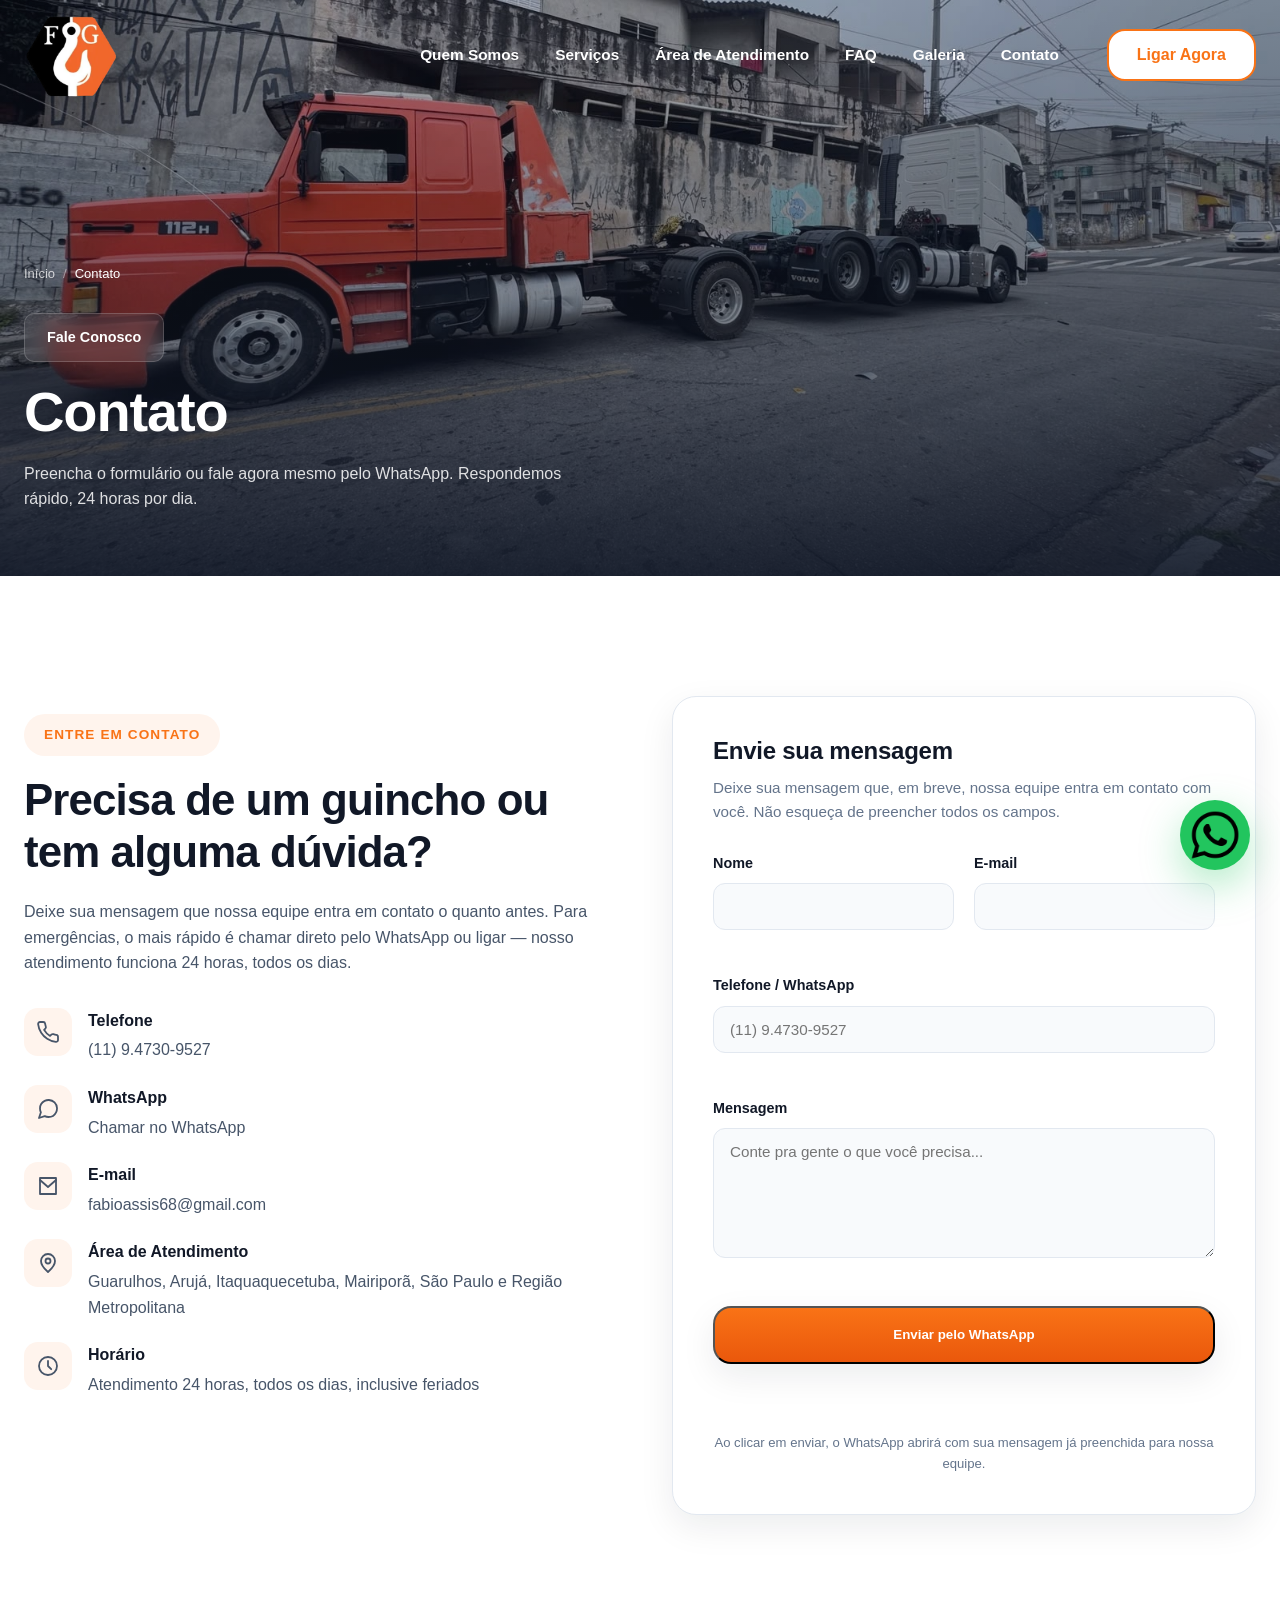
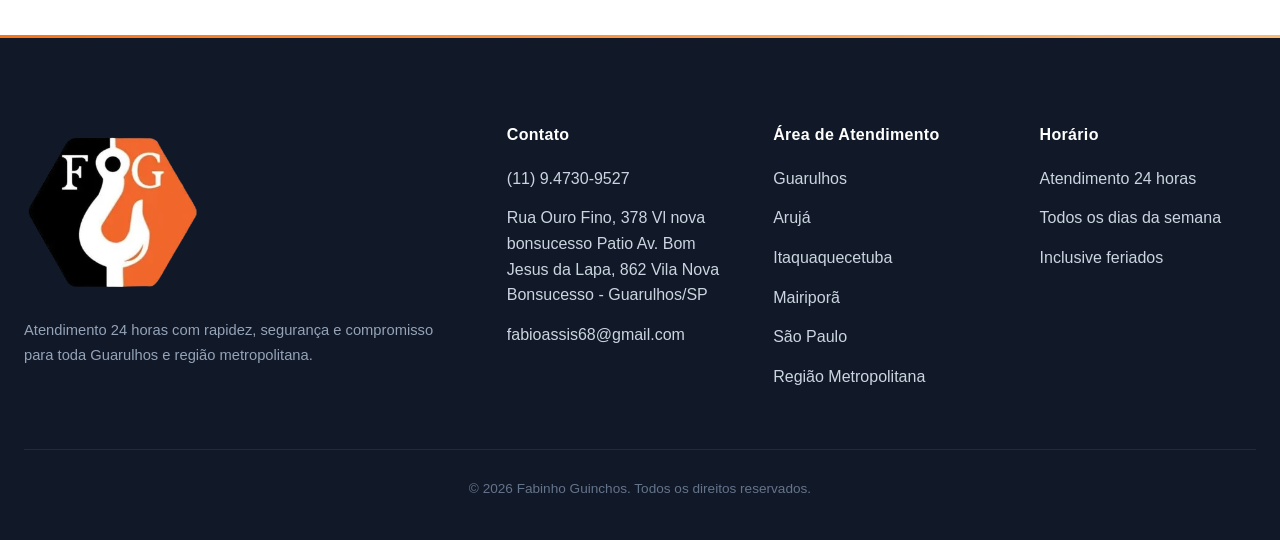
<file: contato.html>
<!DOCTYPE html>
<html lang="pt-BR">

<head>

    <!-- ===========================
         META BÁSICAS
    ============================ -->

    <meta charset="UTF-8">

    <meta
        name="viewport"
        content="width=device-width, initial-scale=1.0">

    <meta
        http-equiv="X-UA-Compatible"
        content="IE=edge">

    <title>

        Contato | Fabinho Guinchos

    </title>

    <meta
        name="description"
        content="Fale com a Fabinho Guinchos. Solicite um guincho, tire dúvidas ou envie sua mensagem. Atendimento 24 horas em Guarulhos e região.">

    <meta
        name="keywords"
        content="contato, guincho, guincho 24 horas, guarulhos, falar com guincho, whatsapp guincho">

    <meta
        name="author"
        content="Fabinho Guinchos">

    <meta
        name="theme-color"
        content="#F97316">

    <meta
        name="robots"
        content="index,follow">

    <!-- ===========================
         CANONICAL / IDIOMA / PWA
    ============================ -->

    <link rel="canonical" href="https://www.fabinhoguinchos.com.br/contato.html">
    <link rel="alternate" hreflang="pt-BR" href="https://www.fabinhoguinchos.com.br/contato.html">
    <link rel="alternate" hreflang="x-default" href="https://www.fabinhoguinchos.com.br/contato.html">
    <link rel="manifest" href="site.webmanifest">
    <link rel="apple-touch-icon" href="img/logo-icone.webp">
    <!-- ===========================
         OPEN GRAPH
    ============================ -->

    <meta
        property="og:type"
        content="website">

    <meta
        property="og:title"
        content="Contato | Fabinho Guinchos">

    <meta
        property="og:description"
        content="Fale com a Fabinho Guinchos pelo WhatsApp, telefone ou formulário. Atendimento 24 horas.">

    <meta
        property="og:image"
        content="https://www.fabinhoguinchos.com.br/img/og-image.jpg">

    <meta
        property="og:url"
        content="https://www.fabinhoguinchos.com.br/contato.html">

    <meta
        property="og:site_name"
        content="Fabinho Guinchos">

    <meta
        property="og:locale"
        content="pt_BR">

    <!-- ===========================
         TWITTER CARD
    ============================ -->

    <meta name="twitter:card" content="summary_large_image">
    <meta name="twitter:title" content="Contato | Fabinho Guinchos">
    <meta name="twitter:description" content="Fale com a Fabinho Guinchos pelo WhatsApp, telefone ou formulário. Atendimento 24 horas.">
    <meta name="twitter:image" content="https://www.fabinhoguinchos.com.br/img/og-image.jpg">
    <!-- ===========================
         GOOGLE FONTS
    ============================ -->

    <link rel="preconnect"
        href="https://fonts.googleapis.com">

    <link rel="preconnect"
        href="https://fonts.gstatic.com"
        crossorigin>

    <link
        href="https://fonts.googleapis.com/css2?family=Inter:wght@400;500;600;700;800&display=swap"
        rel="stylesheet">
    <!-- ===========================
         CSS
    ============================ -->

    <link
        rel="stylesheet"
        href="style.css">

    <link
        rel="icon"
        type="image/webp"
        href="img/logo.webp">

    <!--
        SDK do EmailJS foi REMOVIDO daqui de propósito: ele não é usado
        por nenhuma linha do script.js hoje (o formulário funciona 100%
        via WhatsApp), então mantê-lo carregado era um script de
        terceiro rodando à toa em cada visita — superfície de ataque
        sem necessidade nenhuma. Se um dia for configurar o envio
        automático por e-mail (instruções no topo do script.js), volte
        a incluir o SDK, mas com um hash de integridade (SRI), assim:

        <script
            src="https://cdn.jsdelivr.net/npm/@emailjs/browser@4.x.x/dist/email.min.js"
            integrity="sha256-HASH_GERADO_PARA_A_VERSAO_EXATA"
            crossorigin="anonymous"></script>

        Use uma versão travada (ex: @4.4.1, não "@4") e gere o hash em
        https://www.srihash.org antes de publicar. E adicione o domínio
        https://cdn.jsdelivr.net ao script-src do Content-Security-Policy
        abaixo.
    -->

    <!-- ===========================
         SEGURANÇA
    ============================ -->

    <meta
        http-equiv="Content-Security-Policy"
        content="default-src 'self'; script-src 'self'; style-src 'self' https://fonts.googleapis.com; font-src 'self' https://fonts.gstatic.com; img-src 'self' data:; connect-src 'self'; object-src 'none'; base-uri 'self'; form-action 'self'; frame-ancestors 'none';">

    <meta
        name="referrer"
        content="strict-origin-when-cross-origin">


    <!-- ===========================
         DADOS ESTRUTURADOS (JSON-LD)
    ============================ -->
    <script type="application/ld+json">
    {
      "@context": "https://schema.org",
      "@graph": [
        {
          "@type": "ContactPage",
          "@id": "https://www.fabinhoguinchos.com.br/contato.html#webpage",
          "url": "https://www.fabinhoguinchos.com.br/contato.html",
          "name": "Contato | Fabinho Guinchos",
          "about": { "@id": "https://www.fabinhoguinchos.com.br/#organization" }
        },
        {
          "@type": "BreadcrumbList",
          "itemListElement": [
            { "@type": "ListItem", "position": 1, "name": "Início", "item": "https://www.fabinhoguinchos.com.br/" },
            { "@type": "ListItem", "position": 2, "name": "Contato", "item": "https://www.fabinhoguinchos.com.br/contato.html" }
          ]
        }
      ]
    }
    </script>
</head>

<body>
    <header class="header">

    <div class="container">

        <!-- Logo -->

        <a
            href="index.html"
            class="logo">

            <img
                src="img/logo.webp"
                alt="Fabinho Guinchos">

            <span class="logo-text">Home</span>

        </a>

        <!-- Navegação -->

        <nav
            class="navbar"
            aria-label="Menu principal">

            <ul>

                <li>

                    <a href="quem-somos.html">

                        Quem Somos

                    </a>

                </li>

                <li>

                    <a href="servicos.html">

                        Serviços

                    </a>

                </li>

                <li>

                    <a href="atendimento.html">

                        Área de Atendimento

                    </a>

                </li>

                <li>

                    <a href="faq.html">

                        FAQ

                    </a>

                </li>

                <li>

                    <a href="galeria.html">

                        Galeria

                    </a>

                </li>

                <li>

                    <a
                        href="contato.html"
                        class="active">

                        Contato

                    </a>

                </li>

            </ul>

        </nav>

        <!-- Ações -->

        <div class="header-actions">

            <a
                href="tel:+5511947309527"
                class="btn btn-outline">

                Ligar Agora

            </a>

            <button
                class="menu-toggle"
                aria-label="Abrir menu"
                aria-expanded="false">

                <span></span>

                <span></span>

                <span></span>

            </button>

        </div>

    </div>

</header>
<div class="menu-overlay"></div>

<nav class="mobile-menu">

    <ul>

        <li><a href="index.html">Início</a></li>

        <li><a href="quem-somos.html">Quem Somos</a></li>

        <li><a href="servicos.html">Serviços</a></li>

        <li><a href="atendimento.html">Área de Atendimento</a></li>

        <li><a href="faq.html">FAQ</a></li>

        <li><a href="galeria.html">Galeria</a></li>

        <li><a href="contato.html" class="active">Contato</a></li>

    </ul>

    <a
        href="https://wa.me/5511947309527"
        class="btn btn-primary"
        target="_blank"
        rel="noopener noreferrer">

        Chamar no WhatsApp

    </a>

</nav>

<!-- =====================================================
BANNER DA PÁGINA
====================================================== -->

<section class="page-banner" id="topo">

    <div class="page-banner-media">

        <img
            src="img/foto-7.webp"
            alt="Equipe da Fabinho Guinchos"
            fetchpriority="high"
            decoding="async">

    </div>

    <div class="page-banner-overlay"></div>

    <div class="container page-banner-content">

<ol class="breadcrumb" aria-label="Breadcrumb">
            <li><a href="index.html">Início</a></li>
            <li aria-current="page">Contato</li>
        </ol>

        <span class="hero-badge">

            Fale Conosco

        </span>

        <h1>Contato</h1>

        <p>Preencha o formulário ou fale agora mesmo pelo WhatsApp. Respondemos rápido, 24 horas por dia.</p>

    </div>

</section>

<!-- =====================================================
CONTATO
====================================================== -->

<section class="contact section" id="contato">

    <div class="container">

        <div class="contact-grid">

            <div class="contact-info">

                <span class="section-tag">

                    Entre em Contato

                </span>

                <h2>

                    Precisa de um guincho ou tem alguma dúvida?

                </h2>

                <p>

                    Deixe sua mensagem que nossa equipe entra em contato o quanto antes. Para emergências, o mais rápido é chamar direto pelo WhatsApp ou ligar — nosso atendimento funciona 24 horas, todos os dias.

                </p>

                <ul class="contact-details">

                    <li>

                        <span class="contact-detail-icon">
                            <svg class="icon" viewBox="0 0 24 24" fill="none" stroke="currentColor" stroke-width="1.8" stroke-linecap="round" stroke-linejoin="round">
                                <path d="M22 16.92v3a2 2 0 01-2.18 2 19.79 19.79 0 01-8.63-3.07 19.5 19.5 0 01-6-6 19.79 19.79 0 01-3.07-8.67A2 2 0 014.11 2h3a2 2 0 012 1.72c.13.96.36 1.9.68 2.81a2 2 0 01-.45 2.11L8.09 9.91a16 16 0 006 6l1.27-1.27a2 2 0 012.11-.45c.91.32 1.85.55 2.81.68A2 2 0 0122 16.92z"/>
                            </svg>
                        </span>

                        <div>
                            <strong>Telefone</strong>
                            <a href="tel:+5511947309527">(11) 9.4730-9527</a>
                        </div>

                    </li>

                    <li>

                        <span class="contact-detail-icon">
                            <svg class="icon" viewBox="0 0 24 24" fill="none" stroke="currentColor" stroke-width="1.8" stroke-linecap="round" stroke-linejoin="round">
                                <path d="M21 11.5a8.38 8.38 0 01-.9 3.8 8.5 8.5 0 01-7.6 4.7 8.38 8.38 0 01-3.8-.9L3 21l1.9-5.7a8.38 8.38 0 01-.9-3.8 8.5 8.5 0 014.7-7.6 8.38 8.38 0 013.8-.9h.5a8.48 8.48 0 018 8v.5z"/>
                            </svg>
                        </span>

                        <div>
                            <strong>WhatsApp</strong>
                            <a
                                href="https://wa.me/5511947309527"
                                target="_blank"
                                rel="noopener noreferrer">

                                Chamar no WhatsApp

                            </a>
                        </div>

                    </li>

                    <li>

                        <span class="contact-detail-icon">
                            <svg class="icon" viewBox="0 0 24 24" fill="none" stroke="currentColor" stroke-width="1.8" stroke-linecap="round" stroke-linejoin="round">
                                <path d="M4 4h16v16H4z"/>
                                <path d="M4 6l8 7 8-7"/>
                            </svg>
                        </span>

                        <div>
                            <strong>E-mail</strong>
                            <a href="mailto:fabioassis68@gmail.com">fabioassis68@gmail.com</a>
                        </div>

                    </li>

                    <li>

                        <span class="contact-detail-icon">
                            <svg class="icon" viewBox="0 0 24 24" fill="none" stroke="currentColor" stroke-width="1.8" stroke-linecap="round" stroke-linejoin="round">
                                <path d="M12 21s-7-6.1-7-11a7 7 0 0114 0c0 4.9-7 11-7 11z"/>
                                <circle cx="12" cy="10" r="2.5"/>
                            </svg>
                        </span>

                        <div>
                            <strong>Área de Atendimento</strong>
                            <span>Guarulhos, Arujá, Itaquaquecetuba, Mairiporã, São Paulo e Região Metropolitana</span>
                        </div>

                    </li>

                    <li>

                        <span class="contact-detail-icon">
                            <svg class="icon" viewBox="0 0 24 24" fill="none" stroke="currentColor" stroke-width="1.8" stroke-linecap="round" stroke-linejoin="round">
                                <circle cx="12" cy="12" r="9"/>
                                <path d="M12 7v5l3.2 3.2"/>
                            </svg>
                        </span>

                        <div>
                            <strong>Horário</strong>
                            <span>Atendimento 24 horas, todos os dias, inclusive feriados</span>
                        </div>

                    </li>

                </ul>

            </div>

            <div class="contact-form-card">

                <h3>Envie sua mensagem</h3>

                <p class="contact-form-hint">

                    Deixe sua mensagem que, em breve, nossa equipe entra em contato com você. Não esqueça de preencher todos os campos.

                </p>

                <form
                    id="contactForm"
                    class="contact-form"
                    novalidate>

                    <div class="form-row">

                        <div class="form-group">
                            <label for="nome">Nome</label>
                            <input
                                type="text"
                                id="nome"
                                name="nome"
                                autocomplete="name"
                                required>
                            <small class="field-error" id="erro-nome"></small>
                        </div>

                        <div class="form-group">
                            <label for="email">E-mail</label>
                            <input
                                type="email"
                                id="email"
                                name="email"
                                autocomplete="email"
                                required>
                            <small class="field-error" id="erro-email"></small>
                        </div>

                    </div>

                    <div class="form-group">
                        <label for="telefone">Telefone / WhatsApp</label>
                        <input
                            type="tel"
                            id="telefone"
                            name="telefone"
                            autocomplete="tel"
                            placeholder="(11) 9.4730-9527"
                            required>
                        <small class="field-error" id="erro-telefone"></small>
                    </div>

                    <div class="form-group">
                        <label for="mensagem">Mensagem</label>
                        <textarea
                            id="mensagem"
                            name="mensagem"
                            rows="5"
                            placeholder="Conte pra gente o que você precisa..."
                            required></textarea>
                        <small class="field-error" id="erro-mensagem"></small>
                    </div>

                    <button
                        type="submit"
                        class="btn btn-primary form-submit">

                        Enviar pelo WhatsApp

                    </button>

                    <p
                        class="form-feedback"
                        id="formFeedback"
                        role="status"
                        aria-live="polite">
                    </p>

                    <p class="form-note">

                        Ao clicar em enviar, o WhatsApp abrirá com sua mensagem já preenchida para nossa equipe.

                    </p>

                </form>

            </div>

        </div>

    </div>

</section>

<!-- =====================================================
FOOTER
====================================================== -->

<footer class="footer">

    <div class="container">

        <div class="footer-grid">

            <section class="footer-column">

                <img
                    src="img/logo.webp"
                    alt="Fabinho Guinchos"
                    class="footer-logo"
                    loading="lazy"
                    decoding="async">

                <p>

                    Atendimento 24 horas com rapidez, segurança e compromisso para toda Guarulhos e região metropolitana.

                </p>

            </section>

            <section class="footer-column">

                <h3>

                    Contato

                </h3>

                <ul>

                    <li>

                        <a href="tel:+5511947309527">

                            (11) 9.4730-9527

                        </a>

                    </li>

                    <li>

                        Rua Ouro Fino, 378 Vl nova bonsucesso Patio Av. Bom Jesus da Lapa, 862 Vila Nova Bonsucesso  - Guarulhos/SP

                    </li>

                    <li>

                        fabioassis68@gmail.com

                    </li>

                </ul>

            </section>

            <section class="footer-column">

                <h3>

                    Área de Atendimento

                </h3>

                <ul>

                    <li>Guarulhos</li>

                    <li>Arujá</li>

                    <li>Itaquaquecetuba</li>

                    <li>Mairiporã</li>

                    <li>São Paulo</li>

                    <li>Região Metropolitana</li>

                </ul>

            </section>

            <section class="footer-column">

                <h3>

                    Horário

                </h3>

                <ul>

                    <li>

                        Atendimento 24 horas

                    </li>

                    <li>

                        Todos os dias da semana

                    </li>

                    <li>

                        Inclusive feriados

                    </li>

                </ul>

            </section>

        </div>

        <div class="footer-bottom">

            <p>

                © 2026 Fabinho Guinchos. Todos os direitos reservados.

            </p>

        </div>

    </div>

</footer>
<!-- =====================================================
WHATSAPP FLOAT
====================================================== -->

<a
    href="https://wa.me/5511947309527"
    class="whatsapp-float"
    target="_blank"
    rel="noopener noreferrer"
    aria-label="Conversar pelo WhatsApp">

      <img
            src="img/whatsapp.webp"
            alt="Chamar no WhatsApp"
            decoding="async">


</a>
<!-- =====================================================
BACK TO TOP
====================================================== -->

<button
    class="back-to-top"
    id="backToTop"
    aria-label="Voltar ao topo">

         <img
            src="img/logo-icone.webp"
            alt="Seta para voltar ao topo"
            loading="lazy"
            decoding="async">

</button>

<!-- =====================================================
SCRIPTS
====================================================== -->

<script
    src="script.js"
    defer>

</script>

</body>

</html>
</file>
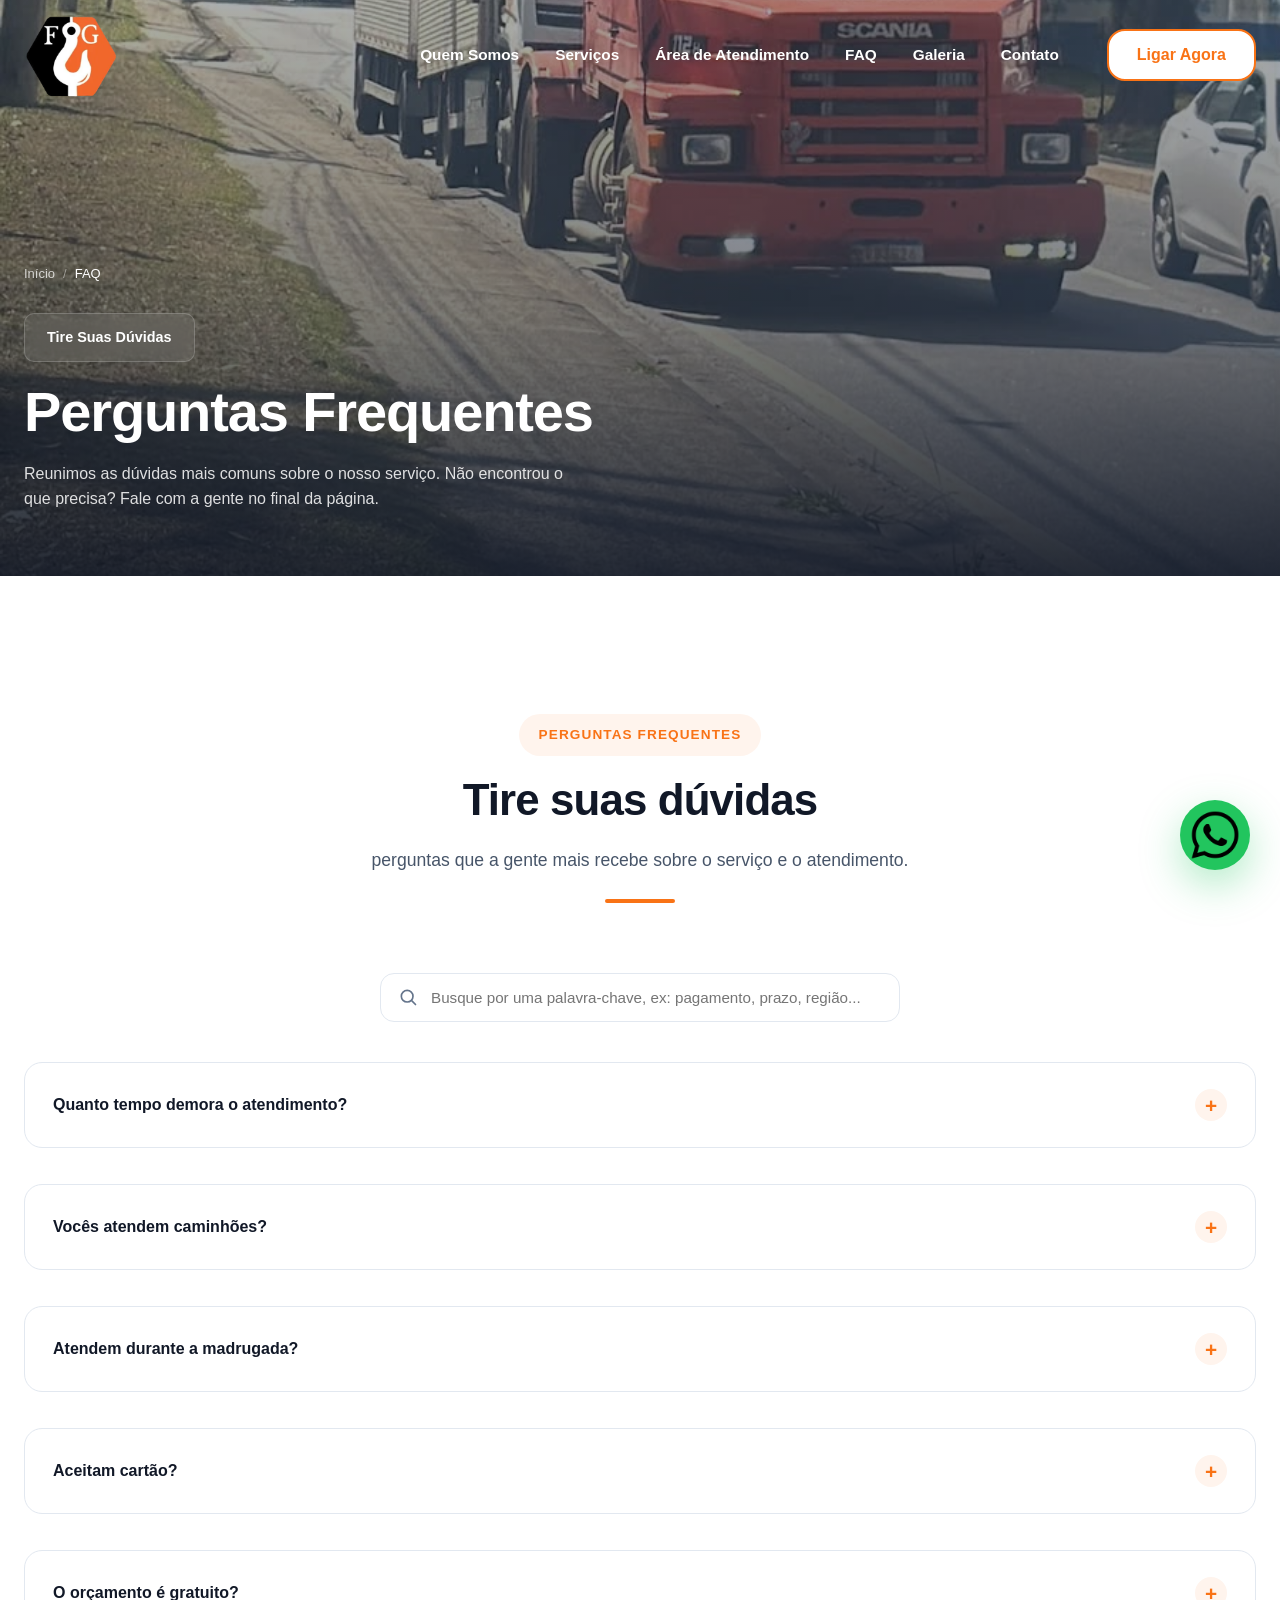
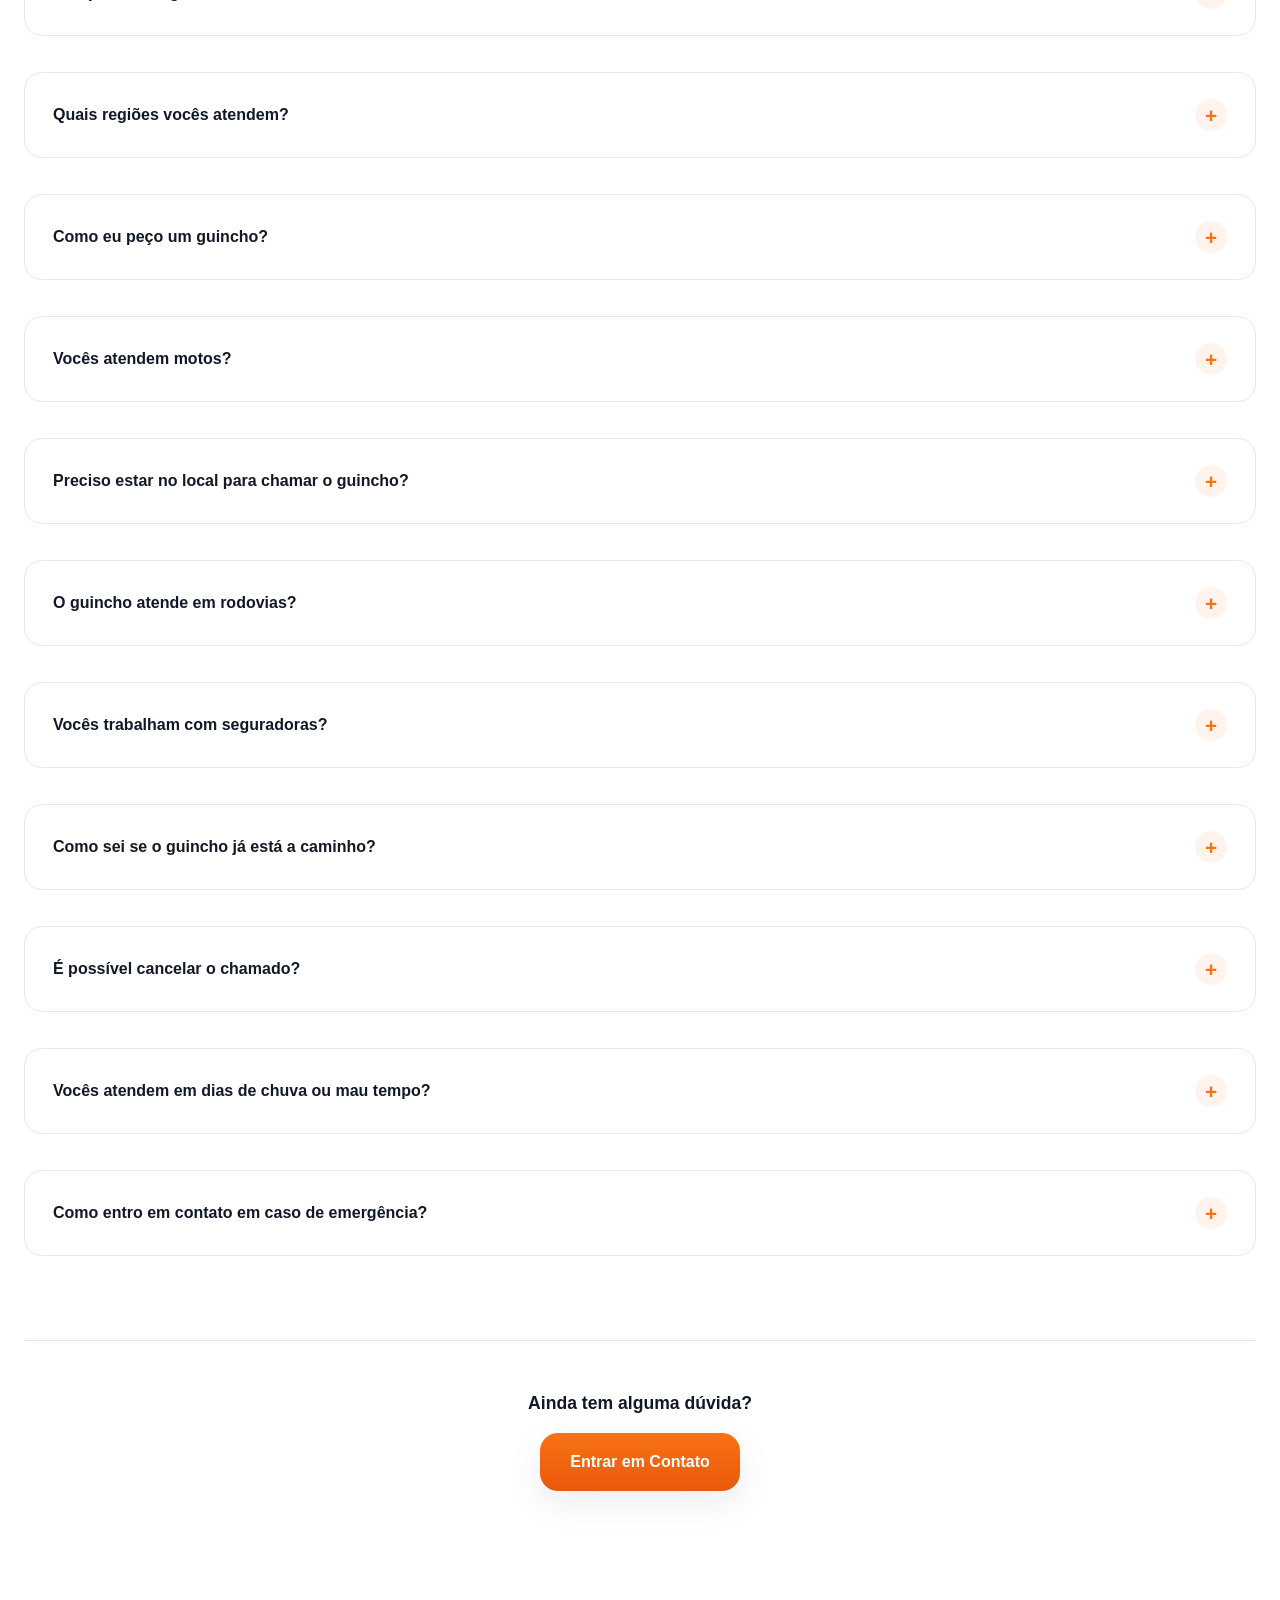
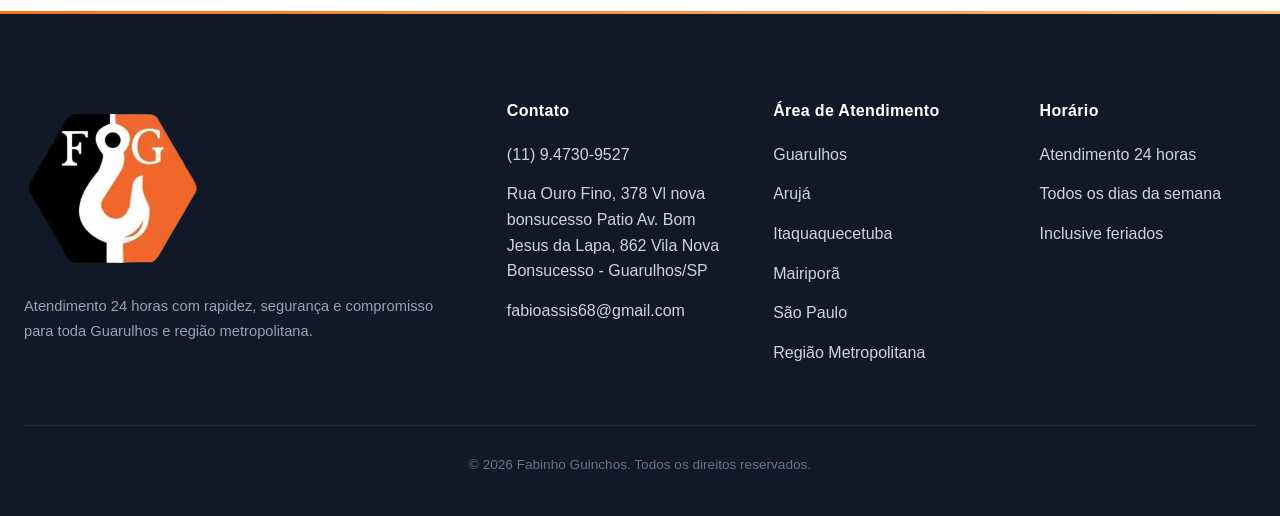
<file: faq.html>
<!DOCTYPE html>
<html lang="pt-BR">

<head>

    <!-- ===========================
         META BÁSICAS
    ============================ -->

    <meta charset="UTF-8">

    <meta
        name="viewport"
        content="width=device-width, initial-scale=1.0">

    <meta
        http-equiv="X-UA-Compatible"
        content="IE=edge">

    <title>

        Perguntas Frequentes | Fabinho Guinchos

    </title>

    <meta
        name="description"
        content="Tire suas dúvidas sobre o serviço de guincho da Fabinho Guinchos: atendimento, prazos, regiões, formas de pagamento e muito mais.">

    <meta
        name="keywords"
        content="perguntas frequentes, faq, dúvidas guincho, guincho guarulhos, atendimento guincho">

    <meta
        name="author"
        content="Fabinho Guinchos">

    <meta
        name="theme-color"
        content="#F97316">

    <meta
        name="robots"
        content="index,follow">

    <!-- ===========================
         CANONICAL / IDIOMA / PWA
    ============================ -->

    <link rel="canonical" href="https://www.fabinhoguinchos.com.br/faq.html">
    <link rel="alternate" hreflang="pt-BR" href="https://www.fabinhoguinchos.com.br/faq.html">
    <link rel="alternate" hreflang="x-default" href="https://www.fabinhoguinchos.com.br/faq.html">
    <link rel="manifest" href="site.webmanifest">
    <link rel="apple-touch-icon" href="img/logo-icone.webp">

    <!-- ===========================
         SEGURANÇA
    ============================ -->

    <meta
        http-equiv="Content-Security-Policy"
        content="default-src 'self'; script-src 'self'; style-src 'self' https://fonts.googleapis.com; font-src 'self' https://fonts.gstatic.com; img-src 'self' data:; connect-src 'self'; object-src 'none'; base-uri 'self'; form-action 'self'; frame-ancestors 'none';">

    <meta
        name="referrer"
        content="strict-origin-when-cross-origin">
    <!-- ===========================
         OPEN GRAPH
    ============================ -->

    <meta
        property="og:type"
        content="website">

    <meta
        property="og:title"
        content="Perguntas Frequentes | Fabinho Guinchos">

    <meta
        property="og:description"
        content="Tire suas dúvidas sobre o serviço de guincho 24 horas da Fabinho Guinchos.">

    <meta
        property="og:image"
        content="https://www.fabinhoguinchos.com.br/img/og-image.jpg">

    <meta
        property="og:url"
        content="https://www.fabinhoguinchos.com.br/faq.html">

    <meta
        property="og:site_name"
        content="Fabinho Guinchos">

    <meta
        property="og:locale"
        content="pt_BR">

    <!-- ===========================
         TWITTER CARD
    ============================ -->

    <meta name="twitter:card" content="summary_large_image">
    <meta name="twitter:title" content="Perguntas Frequentes | Fabinho Guinchos">
    <meta name="twitter:description" content="Tire suas dúvidas sobre o serviço de guincho 24 horas da Fabinho Guinchos.">
    <meta name="twitter:image" content="https://www.fabinhoguinchos.com.br/img/og-image.jpg">
    <!-- ===========================
         GOOGLE FONTS
    ============================ -->

    <link rel="preconnect"
        href="https://fonts.googleapis.com">

    <link rel="preconnect"
        href="https://fonts.gstatic.com"
        crossorigin>

    <link
        href="https://fonts.googleapis.com/css2?family=Inter:wght@400;500;600;700;800&display=swap"
        rel="stylesheet">
    <!-- ===========================
         CSS
    ============================ -->

    <link
        rel="stylesheet"
        href="style.css">

    <link
        rel="icon"
        type="image/webp"
        href="img/logo.webp">


    <!-- ===========================
         DADOS ESTRUTURADOS (JSON-LD)
    ============================ -->
    <script type="application/ld+json">
    {
      "@context": "https://schema.org",
      "@graph": [
        {
          "@type": "FAQPage",
          "@id": "https://www.fabinhoguinchos.com.br/faq.html#faqpage",
          "mainEntity": [
      {
        "@type": "Question",
        "name": "Quanto tempo demora o atendimento?",
        "acceptedAnswer": { "@type": "Answer", "text": "O tempo depende da localização, trânsito e disponibilidade da equipe no momento do chamado. Assim que você entra em contato, já buscamos o caminho mais rápido até você." }
      },
      {
        "@type": "Question",
        "name": "Vocês atendem caminhões?",
        "acceptedAnswer": { "@type": "Answer", "text": "Sim. Também realizamos atendimento para veículos pesados, como caminhões e vans, conforme a necessidade." }
      },
      {
        "@type": "Question",
        "name": "Atendem durante a madrugada?",
        "acceptedAnswer": { "@type": "Answer", "text": "Sim. Nosso atendimento funciona 24 horas por dia, todos os dias da semana, inclusive feriados." }
      },
      {
        "@type": "Question",
        "name": "Aceitam cartão?",
        "acceptedAnswer": { "@type": "Answer", "text": "Sim. Aceitamos Pix e os principais cartões de crédito e débito, como Visa, Mastercard, Elo e American Express." }
      },
      {
        "@type": "Question",
        "name": "O orçamento é gratuito?",
        "acceptedAnswer": { "@type": "Answer", "text": "Sim. Entre em contato e informe sua localização e a situação do veículo para receber uma estimativa inicial." }
      },
      {
        "@type": "Question",
        "name": "Quais regiões vocês atendem?",
        "acceptedAnswer": { "@type": "Answer", "text": "Atendemos Guarulhos, Arujá, Itaquaquecetuba, Mairiporã, São Paulo e toda a Região Metropolitana." }
      },
      {
        "@type": "Question",
        "name": "Como eu peço um guincho?",
        "acceptedAnswer": { "@type": "Answer", "text": "É simples: chame a gente pelo WhatsApp ou ligue diretamente. Informe sua localização e o que está acontecendo que já organizamos o atendimento." }
      },
      {
        "@type": "Question",
        "name": "Vocês atendem motos?",
        "acceptedAnswer": { "@type": "Answer", "text": "Nosso foco principal é carros, utilitários e veículos pesados." }
      },
      {
        "@type": "Question",
        "name": "Preciso estar no local para chamar o guincho?",
        "acceptedAnswer": { "@type": "Answer", "text": "Sim, é importante que alguém de confiança esteja no local para acompanhar o atendimento e conferir o transporte do veículo." }
      },
      {
        "@type": "Question",
        "name": "O guincho atende em rodovias?",
        "acceptedAnswer": { "@type": "Answer", "text": "Sim, atendemos ocorrências em rodovias, sempre com sinalização de segurança durante todo o atendimento." }
      },
      {
        "@type": "Question",
        "name": "Vocês trabalham com seguradoras?",
        "acceptedAnswer": { "@type": "Answer", "text": "Fale com a nossa equipe para verificar a possibilidade de atendimento via seguradora no seu caso específico." }
      },
      {
        "@type": "Question",
        "name": "Como sei se o guincho já está a caminho?",
        "acceptedAnswer": { "@type": "Answer", "text": "Assim que o chamado é confirmado, nossa equipe se organiza para chegar o mais rápido possível. Você pode acompanhar o andamento falando diretamente pelo WhatsApp." }
      },
      {
        "@type": "Question",
        "name": "É possível cancelar o chamado?",
        "acceptedAnswer": { "@type": "Answer", "text": "Sim, é possível cancelar entrando em contato com a nossa equipe assim que possível." }
      },
      {
        "@type": "Question",
        "name": "Vocês atendem em dias de chuva ou mau tempo?",
        "acceptedAnswer": { "@type": "Answer", "text": "Sim, nosso atendimento funciona também em dias de chuva ou mau tempo, sempre com atenção redobrada à segurança." }
      },
      {
        "@type": "Question",
        "name": "Como entro em contato em caso de emergência?",
        "acceptedAnswer": { "@type": "Answer", "text": "Chame a gente pelo WhatsApp ou ligue diretamente — nosso atendimento funciona 24 horas, todos os dias da semana." }
      }
          ]
        },
        {
          "@type": "BreadcrumbList",
          "itemListElement": [
            { "@type": "ListItem", "position": 1, "name": "Início", "item": "https://www.fabinhoguinchos.com.br/" },
            { "@type": "ListItem", "position": 2, "name": "FAQ", "item": "https://www.fabinhoguinchos.com.br/faq.html" }
          ]
        }
      ]
    }
    </script>
</head>

<body>
    <header class="header">

    <div class="container">

        <!-- Logo -->

        <a
            href="index.html"
            class="logo">

            <img
                src="img/logo.webp"
                alt="Fabinho Guinchos">

            <span class="logo-text">Home</span>

        </a>

        <!-- Navegação -->

        <nav
            class="navbar"
            aria-label="Menu principal">

            <ul>

                <li>

                    <a href="quem-somos.html">

                        Quem Somos

                    </a>

                </li>

                <li>

                    <a href="servicos.html">

                        Serviços

                    </a>

                </li>

                <li>

                    <a href="atendimento.html">

                        Área de Atendimento

                    </a>

                </li>

                <li>

                    <a
                        href="faq.html"
                        class="active">

                        FAQ

                    </a>

                </li>

                <li>

                    <a href="galeria.html">

                        Galeria

                    </a>

                </li>

                <li>

                    <a href="contato.html">

                        Contato

                    </a>

                </li>

            </ul>

        </nav>

        <!-- Ações -->

        <div class="header-actions">

            <a
                href="tel:+5511947309527"
                class="btn btn-outline">

                Ligar Agora

            </a>

            <button
                class="menu-toggle"
                aria-label="Abrir menu"
                aria-expanded="false">

                <span></span>

                <span></span>

                <span></span>

            </button>

        </div>

    </div>

</header>
<div class="menu-overlay"></div>

<nav class="mobile-menu">

    <ul>

        <li><a href="index.html">Início</a></li>

        <li><a href="quem-somos.html">Quem Somos</a></li>

        <li><a href="servicos.html">Serviços</a></li>

        <li><a href="atendimento.html">Área de Atendimento</a></li>

        <li><a href="faq.html" class="active">FAQ</a></li>

        <li><a href="galeria.html">Galeria</a></li>

        <li><a href="contato.html">Contato</a></li>

    </ul>

    <a
        href="https://wa.me/5511947309527"
        class="btn btn-primary"
        target="_blank"
        rel="noopener noreferrer">

        Chamar no WhatsApp

    </a>

</nav>

<!-- =====================================================
BANNER DA PÁGINA
====================================================== -->

<section class="page-banner" id="topo">

    <div class="page-banner-media">

        <img
            src="img/foto-5.webp"
            alt="Guincho da Fabinho Guinchos em atendimento"
            fetchpriority="high"
            decoding="async">

    </div>

    <div class="page-banner-overlay"></div>

    <div class="container page-banner-content">

<ol class="breadcrumb" aria-label="Breadcrumb">
            <li><a href="index.html">Início</a></li>
            <li aria-current="page">FAQ</li>
        </ol>

        <span class="hero-badge">

            Tire Suas Dúvidas

        </span>

        <h1>Perguntas Frequentes</h1>

        <p>Reunimos as dúvidas mais comuns sobre o nosso serviço. Não encontrou o que precisa? Fale com a gente no final da página.</p>

    </div>

</section>

<!-- =====================================================
FAQ
====================================================== -->

<section class="section" id="faq">

    <div class="container">

        <header class="section-header">

            <span class="section-tag">

                Perguntas Frequentes

            </span>

            <h2>

                Tire suas dúvidas

            </h2>

            <p>

                perguntas que a gente mais recebe sobre o serviço e o atendimento.

            </p>

        </header>

        <div class="faq-search">

            <svg viewBox="0 0 24 24" fill="none" stroke="currentColor" stroke-width="2" stroke-linecap="round" stroke-linejoin="round">
                <circle cx="11" cy="11" r="7"/>
                <path d="M21 21l-4.3-4.3"/>
            </svg>

            <input
                type="text"
                id="faqSearch"
                placeholder="Busque por uma palavra-chave, ex: pagamento, prazo, região..."
                autocomplete="off">

        </div>

        <p
            class="faq-empty"
            id="faqEmpty"
            hidden>

            Nenhuma pergunta encontrada. Tente outra palavra-chave ou fale direto com a gente.

        </p>

        <div
            class="faq-list"
            id="faqList">

            <details class="faq-item">
                <summary>Quanto tempo demora o atendimento?</summary>
                <p>O tempo depende da localização, trânsito e disponibilidade da equipe no momento do chamado. Assim que você entra em contato, já buscamos o caminho mais rápido até você.</p>
            </details>

            <details class="faq-item">
                <summary>Vocês atendem caminhões?</summary>
                <p>Sim. Também realizamos atendimento para veículos pesados, como caminhões e vans, conforme a necessidade.</p>
            </details>

            <details class="faq-item">
                <summary>Atendem durante a madrugada?</summary>
                <p>Sim. Nosso atendimento funciona 24 horas por dia, todos os dias da semana, inclusive feriados.</p>
            </details>

            <details class="faq-item">
                <summary>Aceitam cartão?</summary>
                <p>Sim. Aceitamos Pix e os principais cartões de crédito e débito, como Visa, Mastercard, Elo e American Express.</p>
            </details>

            <details class="faq-item">
                <summary>O orçamento é gratuito?</summary>
                <p>Sim. Entre em contato e informe sua localização e a situação do veículo para receber uma estimativa inicial.</p>
            </details>

            <details class="faq-item">
                <summary>Quais regiões vocês atendem?</summary>
                <p>Atendemos Guarulhos, Arujá, Itaquaquecetuba, Mairiporã, São Paulo e toda a Região Metropolitana.</p>
            </details>

            <details class="faq-item">
                <summary>Como eu peço um guincho?</summary>
                <p>É simples: chame a gente pelo WhatsApp ou ligue diretamente. Informe sua localização e o que está acontecendo que já organizamos o atendimento.</p>
            </details>

            <details class="faq-item">
                <summary>Vocês atendem motos?</summary>
                <p>Nosso foco principal é carros, utilitários e veículos pesados.</p>
            </details>

            <details class="faq-item">
                <summary>Preciso estar no local para chamar o guincho?</summary>
                <p>Sim, é importante que alguém de confiança esteja no local para acompanhar o atendimento e conferir o transporte do veículo.</p>
            </details>

            <details class="faq-item">
                <summary>O guincho atende em rodovias?</summary>
                <p>Sim, atendemos ocorrências em rodovias, sempre com sinalização de segurança durante todo o atendimento.</p>
            </details>

            <details class="faq-item">
                <summary>Vocês trabalham com seguradoras?</summary>
                <p>Fale com a nossa equipe para verificar a possibilidade de atendimento via seguradora no seu caso específico.</p>
            </details>

            <details class="faq-item">
                <summary>Como sei se o guincho já está a caminho?</summary>
                <p>Assim que o chamado é confirmado, nossa equipe se organiza para chegar o mais rápido possível. Você pode acompanhar o andamento falando diretamente pelo WhatsApp.</p>
            </details>

            <details class="faq-item">
                <summary>É possível cancelar o chamado?</summary>
                <p>Sim, é possível cancelar entrando em contato com a nossa equipe assim que possível.</p>
            </details>

            <details class="faq-item">
                <summary>Vocês atendem em dias de chuva ou mau tempo?</summary>
                <p>Sim, nosso atendimento funciona também em dias de chuva ou mau tempo, sempre com atenção redobrada à segurança.</p>
            </details>

            <details class="faq-item">
                <summary>Como entro em contato em caso de emergência?</summary>
                <p>Chame a gente pelo WhatsApp ou ligue diretamente — nosso atendimento funciona 24 horas, todos os dias da semana.</p>
            </details>

        </div>

        <div class="gallery-cta">

            <p>Ainda tem alguma dúvida?</p>

            <a
                href="contato.html"
                class="btn btn-primary">

                Entrar em Contato

            </a>

        </div>

    </div>

</section>

<!-- =====================================================
FOOTER
====================================================== -->

<footer class="footer">

    <div class="container">

        <div class="footer-grid">

            <section class="footer-column">

                <img
                    src="img/logo.webp"
                    alt="Fabinho Guinchos"
                    class="footer-logo"
                    loading="lazy"
                    decoding="async">

                <p>

                    Atendimento 24 horas com rapidez, segurança e compromisso para toda Guarulhos e região metropolitana.

                </p>

            </section>

            <section class="footer-column">

                <h3>

                    Contato

                </h3>

                <ul>

                    <li>

                        <a href="tel:+5511947309527">

                           (11) 9.4730-9527

                        </a>

                    </li>

                    <li>

                        Rua Ouro Fino, 378 Vl nova bonsucesso Patio Av. Bom Jesus da Lapa, 862 Vila Nova Bonsucesso  - Guarulhos/SP

                    </li>

                    <li>

                        fabioassis68@gmail.com

                    </li>

                </ul>

            </section>

            <section class="footer-column">

                <h3>

                    Área de Atendimento

                </h3>

                <ul>

                    <li>Guarulhos</li>

                    <li>Arujá</li>

                    <li>Itaquaquecetuba</li>

                    <li>Mairiporã</li>

                    <li>São Paulo</li>

                    <li>Região Metropolitana</li>

                </ul>

            </section>

            <section class="footer-column">

                <h3>

                    Horário

                </h3>

                <ul>

                    <li>

                        Atendimento 24 horas

                    </li>

                    <li>

                        Todos os dias da semana

                    </li>

                    <li>

                        Inclusive feriados

                    </li>

                </ul>

            </section>

        </div>

        <div class="footer-bottom">

            <p>

                © 2026 Fabinho Guinchos. Todos os direitos reservados.

            </p>

        </div>

    </div>

</footer>
<!-- =====================================================
WHATSAPP FLOAT
====================================================== -->

<a
    href="https://wa.me/5511947309527"
    class="whatsapp-float"
    target="_blank"
    rel="noopener noreferrer"
    aria-label="Conversar pelo WhatsApp">

      <img
            src="img/whatsapp.webp"
            alt="Chamar no WhatsApp"
            decoding="async">


</a>
<!-- =====================================================
BACK TO TOP
====================================================== -->

<button
    class="back-to-top"
    id="backToTop"
    aria-label="Voltar ao topo">

         <img
            src="img/logo-icone.webp"
            alt="Seta para voltar ao topo"
            loading="lazy"
            decoding="async">

</button>

<!-- =====================================================
SCRIPTS
====================================================== -->

<script
    src="script.js"
    defer>

</script>

</body>

</html>
</file>
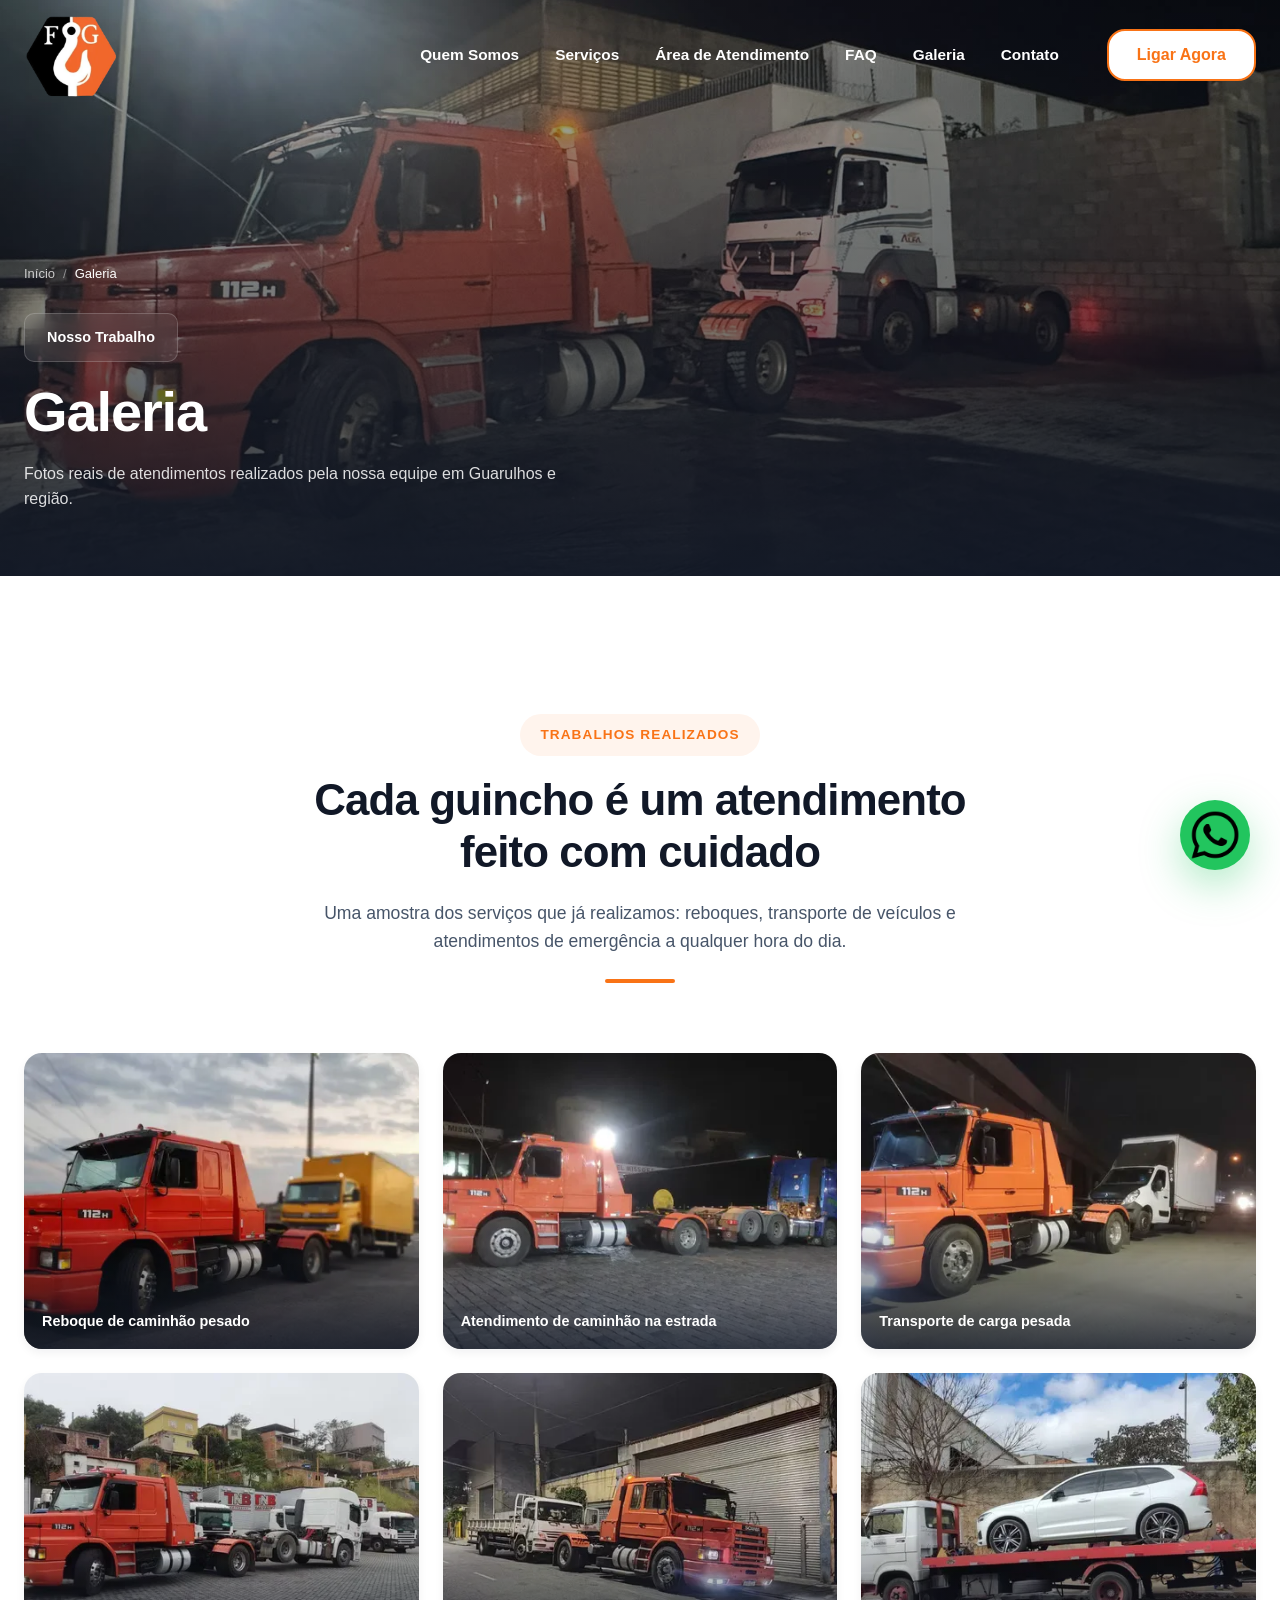
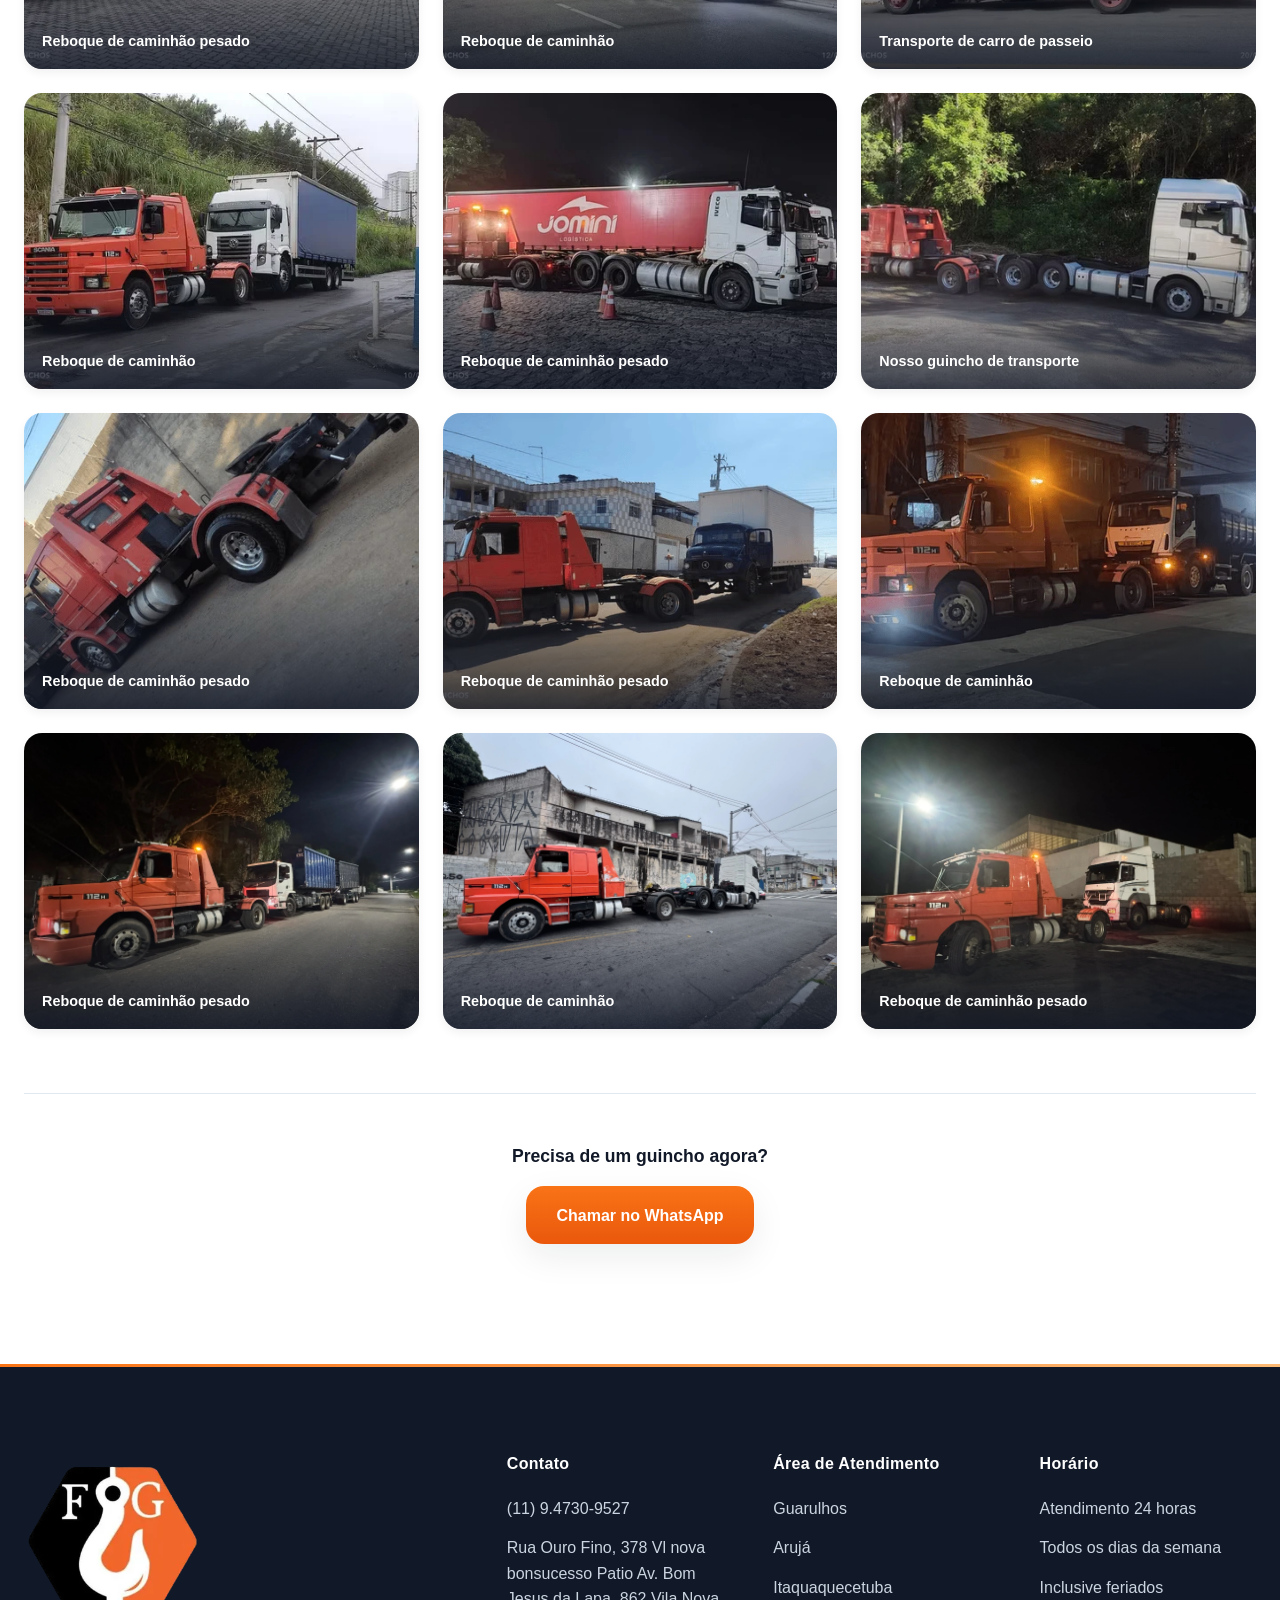
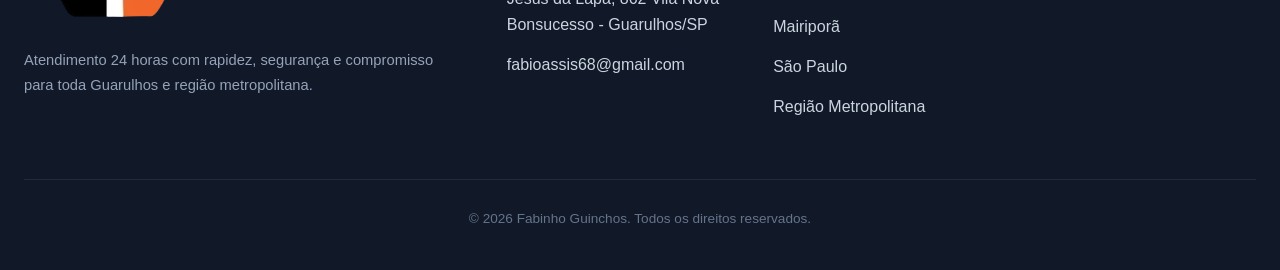
<file: galeria.html>
<!DOCTYPE html>
<html lang="pt-BR">

<head>

    <!-- ===========================
         META BÁSICAS
    ============================ -->

    <meta charset="UTF-8">

    <meta
        name="viewport"
        content="width=device-width, initial-scale=1.0">

    <meta
        http-equiv="X-UA-Compatible"
        content="IE=edge">

    <title>

        Galeria de Trabalhos | Fabinho Guinchos

    </title>

    <meta
        name="description"
        content="Confira fotos reais de atendimentos realizados pela Fabinho Guinchos: reboques, transporte de veículos e assistência 24 horas em Guarulhos e região.">

    <meta
        name="keywords"
        content="galeria, fotos guincho, trabalhos realizados, guincho guarulhos, reboque">

    <meta
        name="author"
        content="Fabinho Guinchos">

    <meta
        name="theme-color"
        content="#F97316">

    <meta
        name="robots"
        content="index,follow">

    <!-- ===========================
         CANONICAL / IDIOMA / PWA
    ============================ -->

    <link rel="canonical" href="https://www.fabinhoguinchos.com.br/galeria.html">
    <link rel="alternate" hreflang="pt-BR" href="https://www.fabinhoguinchos.com.br/galeria.html">
    <link rel="alternate" hreflang="x-default" href="https://www.fabinhoguinchos.com.br/galeria.html">
    <link rel="manifest" href="site.webmanifest">
    <link rel="apple-touch-icon" href="img/logo-icone.webp">

    <!-- ===========================
         SEGURANÇA
    ============================ -->

    <meta
        http-equiv="Content-Security-Policy"
        content="default-src 'self'; script-src 'self'; style-src 'self' https://fonts.googleapis.com; font-src 'self' https://fonts.gstatic.com; img-src 'self' data:; connect-src 'self'; object-src 'none'; base-uri 'self'; form-action 'self'; frame-ancestors 'none';">

    <meta
        name="referrer"
        content="strict-origin-when-cross-origin">
    <!-- ===========================
         OPEN GRAPH
    ============================ -->

    <meta
        property="og:type"
        content="website">

    <meta
        property="og:title"
        content="Galeria de Trabalhos | Fabinho Guinchos">

    <meta
        property="og:description"
        content="Fotos reais de atendimentos realizados pela Fabinho Guinchos.">

    <meta
        property="og:image"
        content="https://www.fabinhoguinchos.com.br/img/og-image.jpg">

    <meta
        property="og:url"
        content="https://www.fabinhoguinchos.com.br/galeria.html">

    <meta
        property="og:site_name"
        content="Fabinho Guinchos">

    <meta
        property="og:locale"
        content="pt_BR">

    <!-- ===========================
         TWITTER CARD
    ============================ -->

    <meta name="twitter:card" content="summary_large_image">
    <meta name="twitter:title" content="Galeria de Trabalhos | Fabinho Guinchos">
    <meta name="twitter:description" content="Fotos reais de atendimentos realizados pela Fabinho Guinchos.">
    <meta name="twitter:image" content="https://www.fabinhoguinchos.com.br/img/og-image.jpg">
    <!-- ===========================
         GOOGLE FONTS
    ============================ -->

    <link rel="preconnect"
        href="https://fonts.googleapis.com">

    <link rel="preconnect"
        href="https://fonts.gstatic.com"
        crossorigin>

    <link
        href="https://fonts.googleapis.com/css2?family=Inter:wght@400;500;600;700;800&display=swap"
        rel="stylesheet">
    <!-- ===========================
         CSS
    ============================ -->

    <link
        rel="stylesheet"
        href="style.css">

    <link
        rel="icon"
        type="image/webp"
        href="img/logo.webp">


    <!-- ===========================
         DADOS ESTRUTURADOS (JSON-LD)
    ============================ -->
    <script type="application/ld+json">
    {
      "@context": "https://schema.org",
      "@graph": [
        {
          "@type": "CollectionPage",
          "@id": "https://www.fabinhoguinchos.com.br/galeria.html#webpage",
          "url": "https://www.fabinhoguinchos.com.br/galeria.html",
          "name": "Galeria de Trabalhos | Fabinho Guinchos",
          "about": { "@id": "https://www.fabinhoguinchos.com.br/#organization" }
        },
        {
          "@type": "BreadcrumbList",
          "itemListElement": [
            { "@type": "ListItem", "position": 1, "name": "Início", "item": "https://www.fabinhoguinchos.com.br/" },
            { "@type": "ListItem", "position": 2, "name": "Galeria", "item": "https://www.fabinhoguinchos.com.br/galeria.html" }
          ]
        }
      ]
    }
    </script>
</head>

<body>
    <header class="header">

    <div class="container">

        <!-- Logo -->

        <a
            href="index.html"
            class="logo">

            <img
                src="img/logo.webp"
                alt="Fabinho Guinchos">

            <span class="logo-text">Home</span>

        </a>

        <!-- Navegação -->

        <nav
            class="navbar"
            aria-label="Menu principal">

            <ul>

                <li>

                    <a href="quem-somos.html">

                        Quem Somos

                    </a>

                </li>

                <li>

                    <a href="servicos.html">

                        Serviços

                    </a>

                </li>

                <li>

                    <a href="atendimento.html">

                        Área de Atendimento

                    </a>

                </li>

                <li>

                    <a href="faq.html">

                        FAQ

                    </a>

                </li>

                <li>

                    <a
                        href="galeria.html"
                        class="active">

                        Galeria

                    </a>

                </li>

                <li>

                    <a href="contato.html">

                        Contato

                    </a>

                </li>

            </ul>

        </nav>

        <!-- Ações -->

        <div class="header-actions">

            <a
                href="tel:+5511947309527"
                class="btn btn-outline">

                Ligar Agora

            </a>

            <button
                class="menu-toggle"
                aria-label="Abrir menu"
                aria-expanded="false">

                <span></span>

                <span></span>

                <span></span>

            </button>

        </div>

    </div>

</header>
<div class="menu-overlay"></div>

<nav class="mobile-menu">

    <ul>

        <li><a href="index.html">Início</a></li>

        <li><a href="quem-somos.html">Quem Somos</a></li>

        <li><a href="servicos.html">Serviços</a></li>

        <li><a href="atendimento.html">Área de Atendimento</a></li>

        <li><a href="faq.html">FAQ</a></li>

        <li><a href="galeria.html" class="active">Galeria</a></li>

        <li><a href="contato.html">Contato</a></li>

    </ul>

    <a
        href="https://wa.me/5511947309527"
        class="btn btn-primary"
        target="_blank"
        rel="noopener noreferrer">

        Chamar no WhatsApp

    </a>

</nav>

<!-- =====================================================
BANNER DA PÁGINA
====================================================== -->

<section class="page-banner" id="topo">

    <div class="page-banner-media">

        <img
            src="img/foto-6.webp"
            alt="Equipe da Fabinho Guinchos em atendimento"
            fetchpriority="high"
            decoding="async">

    </div>

    <div class="page-banner-overlay"></div>

    <div class="container page-banner-content">

<ol class="breadcrumb" aria-label="Breadcrumb">
            <li><a href="index.html">Início</a></li>
            <li aria-current="page">Galeria</li>
        </ol>

        <span class="hero-badge">

            Nosso Trabalho

        </span>

        <h1>Galeria</h1>

        <p>Fotos reais de atendimentos realizados pela nossa equipe em Guarulhos e região.</p>

    </div>

</section>

<!-- =====================================================
GALERIA DE FOTOS
====================================================== -->

<section class="gallery section" id="galeria">

    <div class="container">

        <header class="section-header">

            <span class="section-tag">

                Trabalhos Realizados

            </span>

            <h2>

                Cada guincho é um atendimento feito com cuidado

            </h2>

            <p>

                Uma amostra dos serviços que já realizamos: reboques, transporte de veículos e atendimentos de emergência a qualquer hora do dia.

            </p>

        </header>

        <div class="gallery-grid">

            <figure class="gallery-item">
                <img src="img/foto-20.webp" alt="Guincho realizando reboque de caminhão pesado" loading="lazy">
                <figcaption>Reboque de caminhão pesado</figcaption>
            </figure>

            <figure class="gallery-item">
                <img src="img/foto-19.webp" alt="Guincho auxiliando veículo com pane na estrada" loading="lazy">
                <figcaption>Atendimento de caminhão na estrada</figcaption>
            </figure>

            <figure class="gallery-item">
                <img src="img/foto-18.webp" alt="Transporte de carga fechada em rodovia" loading="lazy">
                <figcaption>Transporte de carga pesada</figcaption>
            </figure>

            <figure class="gallery-item">
                <img src="img/foto-17.webp" alt="Caminhão guincho em rodovia sinalizada" loading="lazy">
                <figcaption>Reboque de caminhão pesado</figcaption>
            </figure>

            <figure class="gallery-item">
                <img src="img/foto-16.webp" alt="Guincho carregando veículo de passeio na prancha" loading="lazy">
                <figcaption>Reboque de caminhão</figcaption>
            </figure>

            <figure class="gallery-item">
                <img src="img/foto-15.webp" alt="Transporte de van em prancha" loading="lazy">
                <figcaption>Transporte de carro de passeio</figcaption>
            </figure>

            <figure class="gallery-item">
                <img src="img/foto-14.webp" alt="Guincho içando veículo com pane elétrica" loading="lazy">
                <figcaption>Reboque de caminhão</figcaption>
            </figure>

            <figure class="gallery-item">
                <img src="img/foto-13.webp" alt="Atendimento noturno de emergência" loading="lazy">
                <figcaption>Reboque de caminhão pesado</figcaption>
            </figure>

            <figure class="gallery-item">
                <img src="img/foto-12.webp" alt="Guincho pronto para nova chamada" loading="lazy">
                <figcaption>Nosso guincho de transporte</figcaption>
            </figure>

            <figure class="gallery-item">
                <img src="img/foto-11.webp" alt="Guincho pronto para nova chamada" loading="lazy">
                <figcaption>Reboque de caminhão pesado</figcaption>
            </figure>

            <figure class="gallery-item">
                <img src="img/foto-10.webp" alt="Guincho pronto para nova chamada" loading="lazy">
                <figcaption>Reboque de caminhão pesado</figcaption>
            </figure>

            <figure class="gallery-item">
                <img src="img/foto-9.webp" alt="Guincho pronto para nova chamada" loading="lazy">
                <figcaption>Reboque de caminhão</figcaption>
            </figure>

            <figure class="gallery-item">
                <img src="img/foto-8.webp" alt="Guincho pronto para nova chamada" loading="lazy">
                <figcaption>Reboque de caminhão pesado</figcaption>
            </figure>

            <figure class="gallery-item">
                <img src="img/foto-7.webp" alt="Guincho pronto para nova chamada" loading="lazy">
                <figcaption>Reboque de caminhão</figcaption>
            </figure>

            <figure class="gallery-item">
                <img src="img/foto-6.webp" alt="Guincho pronto para nova chamada" loading="lazy">
                <figcaption>Reboque de caminhão pesado</figcaption>
            </figure>

        </div>

        <div class="gallery-cta">

            <p>Precisa de um guincho agora?</p>

            <a
                href="https://wa.me/5511947309527"
                class="btn btn-primary"
                target="_blank"
                rel="noopener noreferrer">

                Chamar no WhatsApp

            </a>

        </div>

    </div>

</section>

<!-- =====================================================
FOOTER
====================================================== -->

<footer class="footer">

    <div class="container">

        <div class="footer-grid">

            <section class="footer-column">

                <img
                    src="img/logo.webp"
                    alt="Fabinho Guinchos"
                    class="footer-logo"
                    loading="lazy"
                    decoding="async">

                <p>

                    Atendimento 24 horas com rapidez, segurança e compromisso para toda Guarulhos e região metropolitana.

                </p>

            </section>

            <section class="footer-column">

                <h3>

                    Contato

                </h3>

                <ul>

                    <li>

                        <a href="tel:+5511947309527">

                           (11) 9.4730-9527

                        </a>

                    </li>

                    <li>

                        Rua Ouro Fino, 378 Vl nova bonsucesso Patio Av. Bom Jesus da Lapa, 862 Vila Nova Bonsucesso  - Guarulhos/SP

                    </li>

                    <li>

                        fabioassis68@gmail.com

                    </li>

                </ul>

            </section>

            <section class="footer-column">

                <h3>

                    Área de Atendimento

                </h3>

                <ul>

                    <li>Guarulhos</li>

                    <li>Arujá</li>

                    <li>Itaquaquecetuba</li>

                    <li>Mairiporã</li>

                    <li>São Paulo</li>

                    <li>Região Metropolitana</li>

                </ul>

            </section>

            <section class="footer-column">

                <h3>

                    Horário

                </h3>

                <ul>

                    <li>

                        Atendimento 24 horas

                    </li>

                    <li>

                        Todos os dias da semana

                    </li>

                    <li>

                        Inclusive feriados

                    </li>

                </ul>

            </section>

        </div>

        <div class="footer-bottom">

            <p>

                © 2026 Fabinho Guinchos. Todos os direitos reservados.

            </p>

        </div>

    </div>

</footer>
<!-- =====================================================
WHATSAPP FLOAT
====================================================== -->

<a
    href="https://wa.me/5511947309527"
    class="whatsapp-float"
    target="_blank"
    rel="noopener noreferrer"
    aria-label="Conversar pelo WhatsApp">

      <img
            src="img/whatsapp.webp"
            alt="Chamar no WhatsApp"
            decoding="async">


</a>
<!-- =====================================================
BACK TO TOP
====================================================== -->

<button
    class="back-to-top"
    id="backToTop"
    aria-label="Voltar ao topo">

         <img
            src="img/logo-icone.webp"
            alt="Seta para voltar ao topo"
            loading="lazy"
            decoding="async">

</button>

<!-- =====================================================
SCRIPTS
====================================================== -->

<script
    src="script.js"
    defer>

</script>

</body>

</html>
</file>
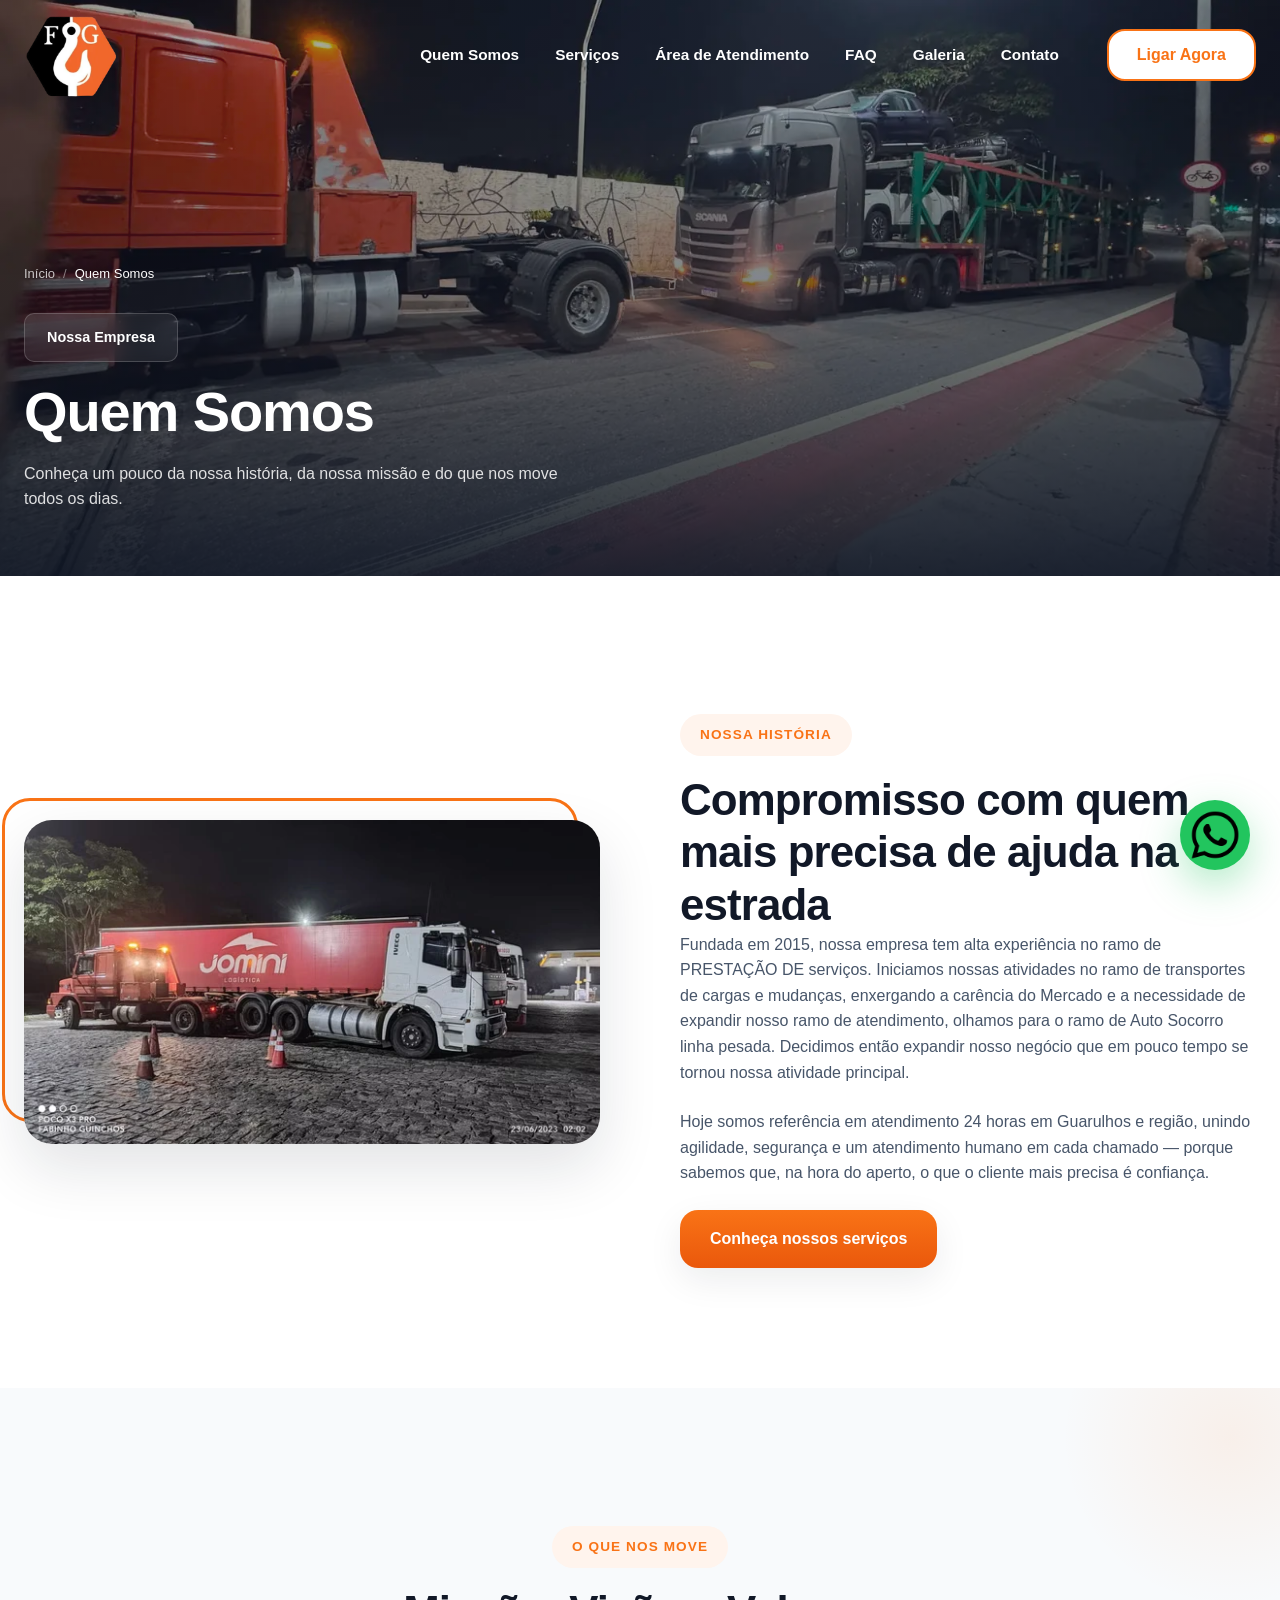
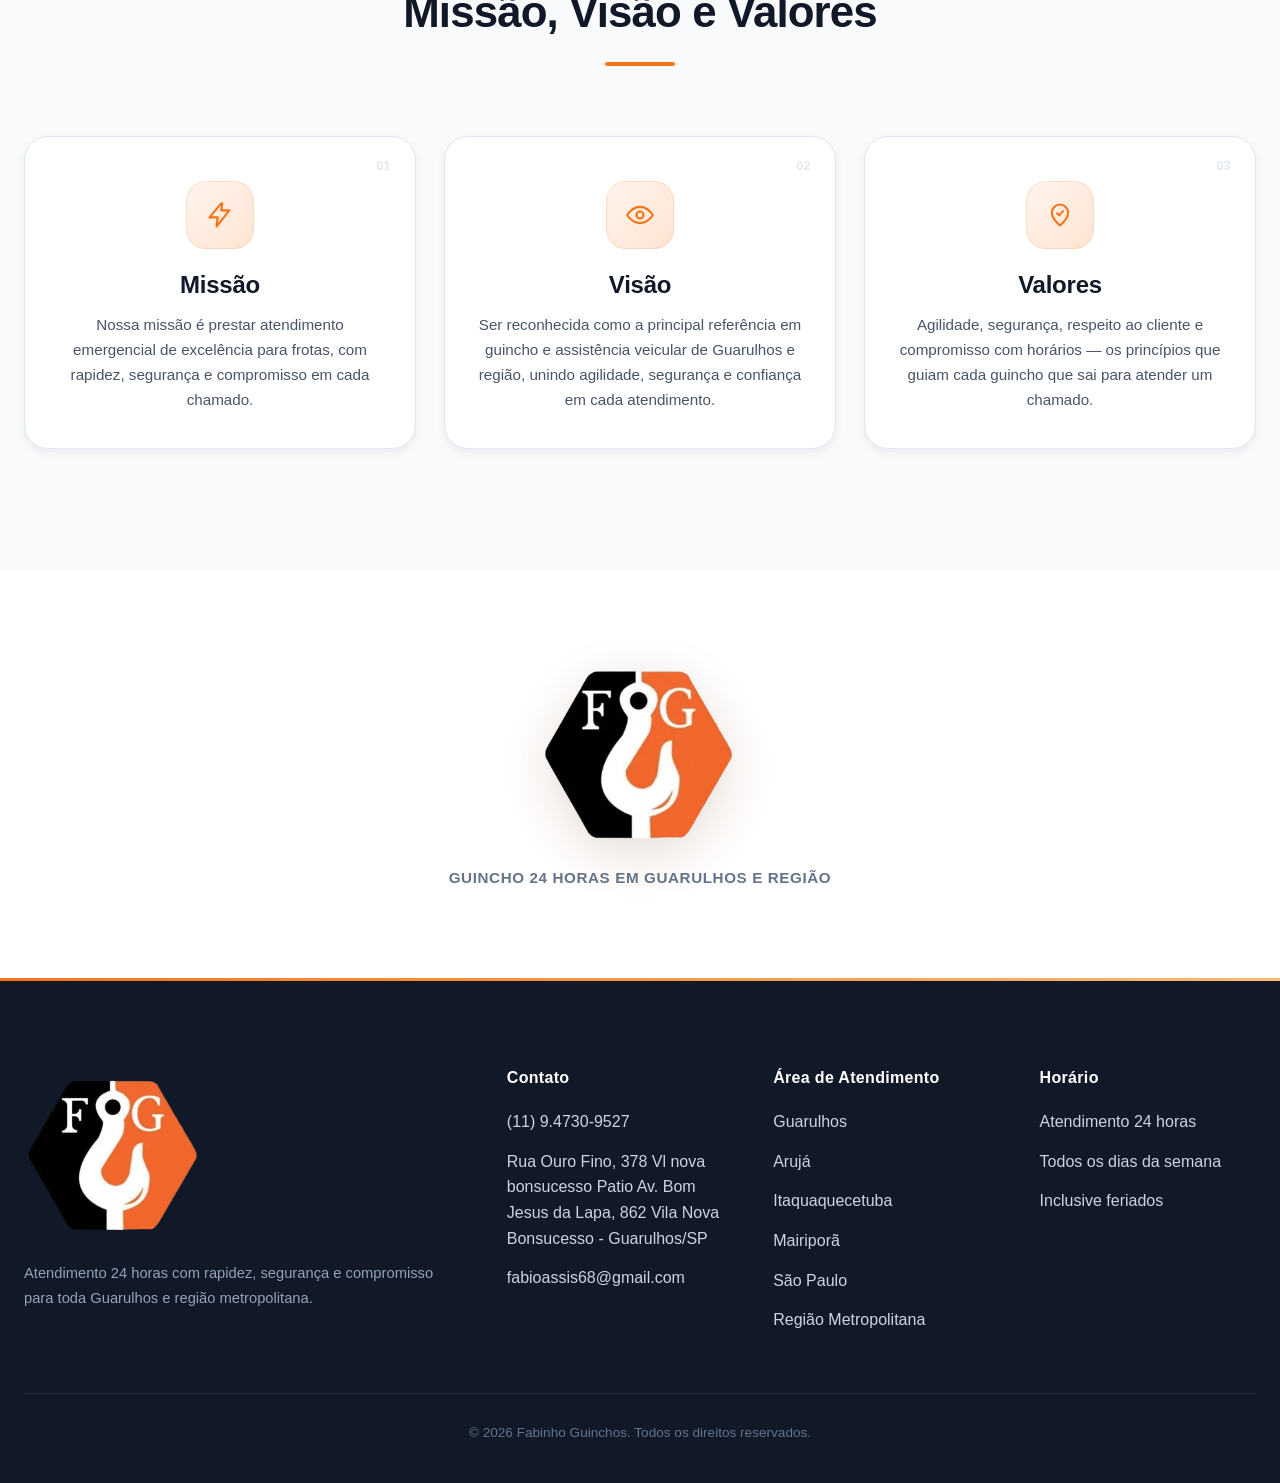
<file: quem-somos.html>
<!DOCTYPE html>
<html lang="pt-BR">

<head>

    <!-- ===========================
         META BÁSICAS
    ============================ -->

    <meta charset="UTF-8">

    <meta
        name="viewport"
        content="width=device-width, initial-scale=1.0">

    <meta
        http-equiv="X-UA-Compatible"
        content="IE=edge">

    <title>

        Quem Somos | Fabinho Guinchos

    </title>

    <meta
        name="description"
        content="Conheça a história, a missão, a visão e os valores da Fabinho Guinchos, referência em guincho 24 horas em Guarulhos e região.">

    <meta
        name="keywords"
        content="quem somos, história, missão, visão, valores, guincho guarulhos, sobre a empresa">

    <meta
        name="author"
        content="Fabinho Guinchos">

    <meta
        name="theme-color"
        content="#F97316">

    <meta
        name="robots"
        content="index,follow">

    <!-- ===========================
         CANONICAL / IDIOMA / PWA
    ============================ -->

    <link rel="canonical" href="https://www.fabinhoguinchos.com.br/quem-somos.html">
    <link rel="alternate" hreflang="pt-BR" href="https://www.fabinhoguinchos.com.br/quem-somos.html">
    <link rel="alternate" hreflang="x-default" href="https://www.fabinhoguinchos.com.br/quem-somos.html">
    <link rel="manifest" href="site.webmanifest">
    <link rel="apple-touch-icon" href="img/logo-icone.webp">

    <!-- ===========================
         SEGURANÇA
    ============================ -->

    <meta
        http-equiv="Content-Security-Policy"
        content="default-src 'self'; script-src 'self'; style-src 'self' https://fonts.googleapis.com; font-src 'self' https://fonts.gstatic.com; img-src 'self' data:; connect-src 'self'; object-src 'none'; base-uri 'self'; form-action 'self'; frame-ancestors 'none';">

    <meta
        name="referrer"
        content="strict-origin-when-cross-origin">
    <!-- ===========================
         OPEN GRAPH
    ============================ -->

    <meta
        property="og:type"
        content="website">

    <meta
        property="og:title"
        content="Quem Somos | Fabinho Guinchos">

    <meta
        property="og:description"
        content="Conheça a história, a missão, a visão e os valores da Fabinho Guinchos.">

    <meta
        property="og:image"
        content="https://www.fabinhoguinchos.com.br/img/og-image.jpg">

    <meta
        property="og:url"
        content="https://www.fabinhoguinchos.com.br/quem-somos.html">

    <meta
        property="og:site_name"
        content="Fabinho Guinchos">

    <meta
        property="og:locale"
        content="pt_BR">

    <!-- ===========================
         TWITTER CARD
    ============================ -->

    <meta name="twitter:card" content="summary_large_image">
    <meta name="twitter:title" content="Quem Somos | Fabinho Guinchos">
    <meta name="twitter:description" content="Conheça a história, a missão, a visão e os valores da Fabinho Guinchos.">
    <meta name="twitter:image" content="https://www.fabinhoguinchos.com.br/img/og-image.jpg">
    <!-- ===========================
         GOOGLE FONTS
    ============================ -->

    <link rel="preconnect"
        href="https://fonts.googleapis.com">

    <link rel="preconnect"
        href="https://fonts.gstatic.com"
        crossorigin>

    <link
        href="https://fonts.googleapis.com/css2?family=Inter:wght@400;500;600;700;800&display=swap"
        rel="stylesheet">
    <!-- ===========================
         CSS
    ============================ -->

    <link
        rel="stylesheet"
        href="style.css">

    <link
        rel="icon"
        type="image/webp"
        href="img/logo.webp">


    <!-- ===========================
         DADOS ESTRUTURADOS (JSON-LD)
    ============================ -->
    <script type="application/ld+json">
    {
      "@context": "https://schema.org",
      "@graph": [
        {
          "@type": "AboutPage",
          "@id": "https://www.fabinhoguinchos.com.br/quem-somos.html#webpage",
          "url": "https://www.fabinhoguinchos.com.br/quem-somos.html",
          "name": "Quem Somos | Fabinho Guinchos",
          "about": { "@id": "https://www.fabinhoguinchos.com.br/#organization" }
        },
        {
          "@type": "BreadcrumbList",
          "itemListElement": [
            { "@type": "ListItem", "position": 1, "name": "Início", "item": "https://www.fabinhoguinchos.com.br/" },
            { "@type": "ListItem", "position": 2, "name": "Quem Somos", "item": "https://www.fabinhoguinchos.com.br/quem-somos.html" }
          ]
        }
      ]
    }
    </script>
</head>

<body>
    <header class="header">

    <div class="container">

        <!-- Logo -->

        <a
            href="index.html"
            class="logo">

            <img
                src="img/logo.webp"
                alt="Fabinho Guinchos">

            <span class="logo-text">Home</span>

        </a>

        <!-- Navegação -->

        <nav
            class="navbar"
            aria-label="Menu principal">

            <ul>

                <li>

                    <a
                        href="quem-somos.html"
                        class="active">

                        Quem Somos

                    </a>

                </li>

                <li>

                    <a href="servicos.html">

                        Serviços

                    </a>

                </li>

                <li>

                    <a href="atendimento.html">

                        Área de Atendimento

                    </a>

                </li>

                <li>

                    <a href="faq.html">

                        FAQ

                    </a>

                </li>

                <li>

                    <a href="galeria.html">

                        Galeria

                    </a>

                </li>

                <li>

                    <a href="contato.html">

                        Contato

                    </a>

                </li>

            </ul>

        </nav>

        <!-- Ações -->

        <div class="header-actions">

            <a
                href="tel:+5511947309527"
                class="btn btn-outline">

                Ligar Agora

            </a>

            <button
                class="menu-toggle"
                aria-label="Abrir menu"
                aria-expanded="false">

                <span></span>

                <span></span>

                <span></span>

            </button>

        </div>

    </div>

</header>
<div class="menu-overlay"></div>

<nav class="mobile-menu">

    <ul>

        <li><a href="index.html">Início</a></li>

        <li><a href="quem-somos.html" class="active">Quem Somos</a></li>

        <li><a href="servicos.html">Serviços</a></li>

        <li><a href="atendimento.html">Área de Atendimento</a></li>

        <li><a href="faq.html">FAQ</a></li>

        <li><a href="galeria.html">Galeria</a></li>

        <li><a href="contato.html">Contato</a></li>

    </ul>

    <a
        href="https://wa.me/5511947309527"
        class="btn btn-primary"
        target="_blank"
        rel="noopener noreferrer">

        Chamar no WhatsApp

    </a>

</nav>

<!-- =====================================================
BANNER DA PÁGINA
====================================================== -->

<section class="page-banner" id="topo">

    <div class="page-banner-media">

        <img
            src="img/foto-2.webp"
            alt="Equipe da Fabinho Guinchos"
            fetchpriority="high"
            decoding="async">

    </div>

    <div class="page-banner-overlay"></div>

    <div class="container page-banner-content">

<ol class="breadcrumb" aria-label="Breadcrumb">
            <li><a href="index.html">Início</a></li>
            <li aria-current="page">Quem Somos</li>
        </ol>

        <span class="hero-badge">

            Nossa Empresa

        </span>

        <h1>Quem Somos</h1>

        <p>Conheça um pouco da nossa história, da nossa missão e do que nos move todos os dias.</p>

    </div>

</section>

<!-- =====================================================
HISTÓRIA
====================================================== -->

<section class="section" id="historia">

    <div class="container">

        <div class="about-grid">

            <div class="about-image">

                <img
                    src="img/foto-13.webp"
                    alt="Guincho da Fabinho Guinchos em atendimento"
                    loading="lazy"
                    decoding="async">

            </div>

            <div class="about-content">

                <span class="section-tag">

                    Nossa História

                </span>

                <h2>

                    Compromisso com quem mais precisa de ajuda na estrada

                </h2>

                <p>             
                        Fundada em 2015, nossa empresa tem

                        alta experiência no ramo de PRESTAÇÃO DE serviços.

                        Iniciamos nossas atividades no ramo

                        de transportes de cargas e mudanças,

                        enxergando a  carência do Mercado e

                        a necessidade de expandir nosso ramo

                        de atendimento, olhamos para

                        o ramo de Auto Socorro linha pesada.

                        Decidimos então expandir nosso negócio que em pouco tempo se

                        tornou nossa atividade principal.
                </p>

                <p>

                    Hoje somos referência em atendimento 24 horas em Guarulhos e região, unindo agilidade, segurança e um atendimento humano em cada chamado — porque sabemos que, na hora do aperto, o que o cliente mais precisa é confiança.

                </p>
                <a
                    href="servicos.html"
                    class="btn btn-primary">

                    Conheça nossos serviços

                </a>

            </div>

        </div>

    </div>

</section>

<!-- =====================================================
MISSÃO / VISÃO / VALORES
====================================================== -->

<section
    class="section pillars"
    id="pilares">

    <div class="container">

        <header class="section-header">

            <span class="section-tag">

                O Que Nos Move

            </span>

            <h2>

                Missão, Visão e Valores

            </h2>

        </header>

        <div class="pillars-grid">

            <article class="pillar-card">

                <span class="pillar-index">01</span>

                <span class="pillar-icon">
                    <svg class="icon" viewBox="0 0 24 24" fill="none" stroke="currentColor" stroke-width="1.8" stroke-linecap="round" stroke-linejoin="round">
                        <path d="M13 2 3 14h7l-1 8 11-14h-7l1-6z"/>
                    </svg>
                </span>

                <h3>Missão</h3>

                <p> 
                    Nossa missão é prestar atendimento emergencial de excelência para frotas, com rapidez, segurança e compromisso em cada chamado.
                </p>

            </article>

            <article class="pillar-card">

                <span class="pillar-index">02</span>

                <span class="pillar-icon">
                    <svg class="icon" viewBox="0 0 24 24" fill="none" stroke="currentColor" stroke-width="1.8" stroke-linecap="round" stroke-linejoin="round">
                        <path d="M1 12s4-7 11-7 11 7 11 7-4 7-11 7-11-7-11-7z"/>
                        <circle cx="12" cy="12" r="3"/>
                    </svg>
                </span>

                <h3>Visão</h3>

                <p>

                    Ser reconhecida como a principal referência em guincho e assistência veicular de Guarulhos e região, unindo agilidade, segurança e confiança em cada atendimento.

                </p>

            </article>

            <article class="pillar-card">

                <span class="pillar-index">03</span>

                <span class="pillar-icon">
                    <svg class="icon" viewBox="0 0 24 24" fill="none" stroke="currentColor" stroke-width="1.8" stroke-linecap="round" stroke-linejoin="round">
                        <path d="M12 21s-7-6.1-7-11a7 7 0 0114 0c0 4.9-7 11-7 11z"/>
                        <path d="M9.5 10.5l1.8 1.8 3.2-3.6"/>
                    </svg>
                </span>

                <h3>Valores</h3>

                <p>

                    Agilidade, segurança, respeito ao cliente e compromisso com horários — os princípios que guiam cada guincho que sai para atender um chamado.

                </p>

            </article>

        </div>

    </div>

</section>

<!-- =====================================================
MARCA
====================================================== -->

<section class="brand-mark">

    <div class="container">

        <img
            src="img/logo.webp"
            alt="Fabinho Guinchos"
            loading="lazy"
            decoding="async">

        <p>Guincho 24 horas em Guarulhos e região</p>

    </div>

</section>

<!-- =====================================================
FOOTER
====================================================== -->

<footer class="footer">

    <div class="container">

        <div class="footer-grid">

            <section class="footer-column">

                <img
                    src="img/logo.webp"
                    alt="Fabinho Guinchos"
                    class="footer-logo"
                    loading="lazy"
                    decoding="async">

                <p>

                    Atendimento 24 horas com rapidez, segurança e compromisso para toda Guarulhos e região metropolitana.

                </p>

            </section>

            <section class="footer-column">

                <h3>

                    Contato

                </h3>

                <ul>

                    <li>

                        <a href="tel:+5511947309527">

                            (11) 9.4730-9527

                        </a>

                    </li>

                    <li>

                        Rua Ouro Fino, 378 Vl nova bonsucesso Patio Av. Bom Jesus da Lapa, 862 Vila Nova Bonsucesso  - Guarulhos/SP

                    </li>

                    <li>

                        fabioassis68@gmail.com

                    </li>

                </ul>

            </section>

            <section class="footer-column">

                <h3>

                    Área de Atendimento

                </h3>

                <ul>

                    <li>Guarulhos</li>

                    <li>Arujá</li>

                    <li>Itaquaquecetuba</li>

                    <li>Mairiporã</li>

                    <li>São Paulo</li>

                    <li>Região Metropolitana</li>

                </ul>

            </section>

            <section class="footer-column">

                <h3>

                    Horário

                </h3>

                <ul>

                    <li>

                        Atendimento 24 horas

                    </li>

                    <li>

                        Todos os dias da semana

                    </li>

                    <li>

                        Inclusive feriados

                    </li>

                </ul>

            </section>

        </div>

        <div class="footer-bottom">

            <p>

                © 2026 Fabinho Guinchos. Todos os direitos reservados.

            </p>

        </div>

    </div>

</footer>
<!-- =====================================================
WHATSAPP FLOAT
====================================================== -->

<a
    href="https://wa.me/5511947309527"
    class="whatsapp-float"
    target="_blank"
    rel="noopener noreferrer"
    aria-label="Conversar pelo WhatsApp">

      <img
            src="img/whatsapp.webp"
            alt="Chamar no WhatsApp"
            decoding="async">


</a>
<!-- =====================================================
BACK TO TOP
====================================================== -->

<button
    class="back-to-top"
    id="backToTop"
    aria-label="Voltar ao topo">

         <img
            src="img/logo-icone.webp"
            alt="Seta para voltar ao topo"
            loading="lazy"
            decoding="async">

</button>

<!-- =====================================================
SCRIPTS
====================================================== -->

<script
    src="script.js"
    defer>

</script>

</body>

</html>
</file>
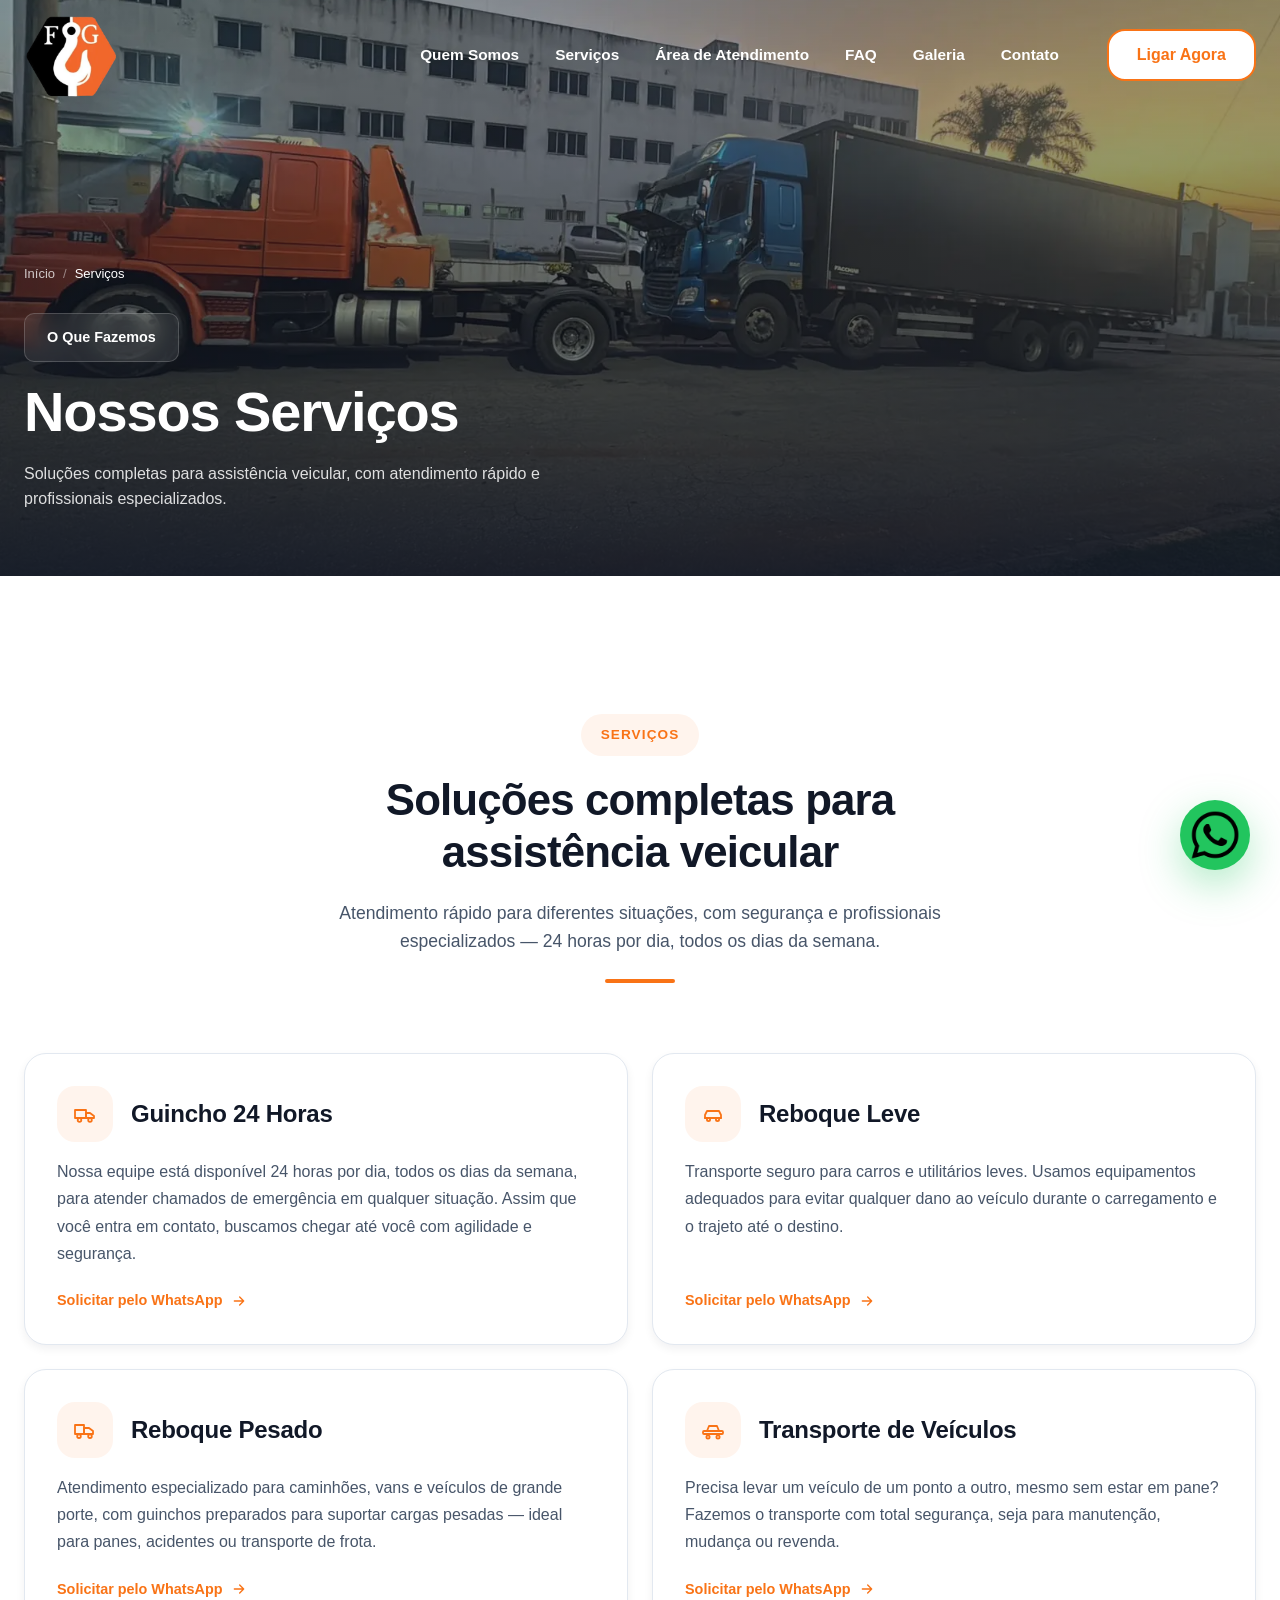
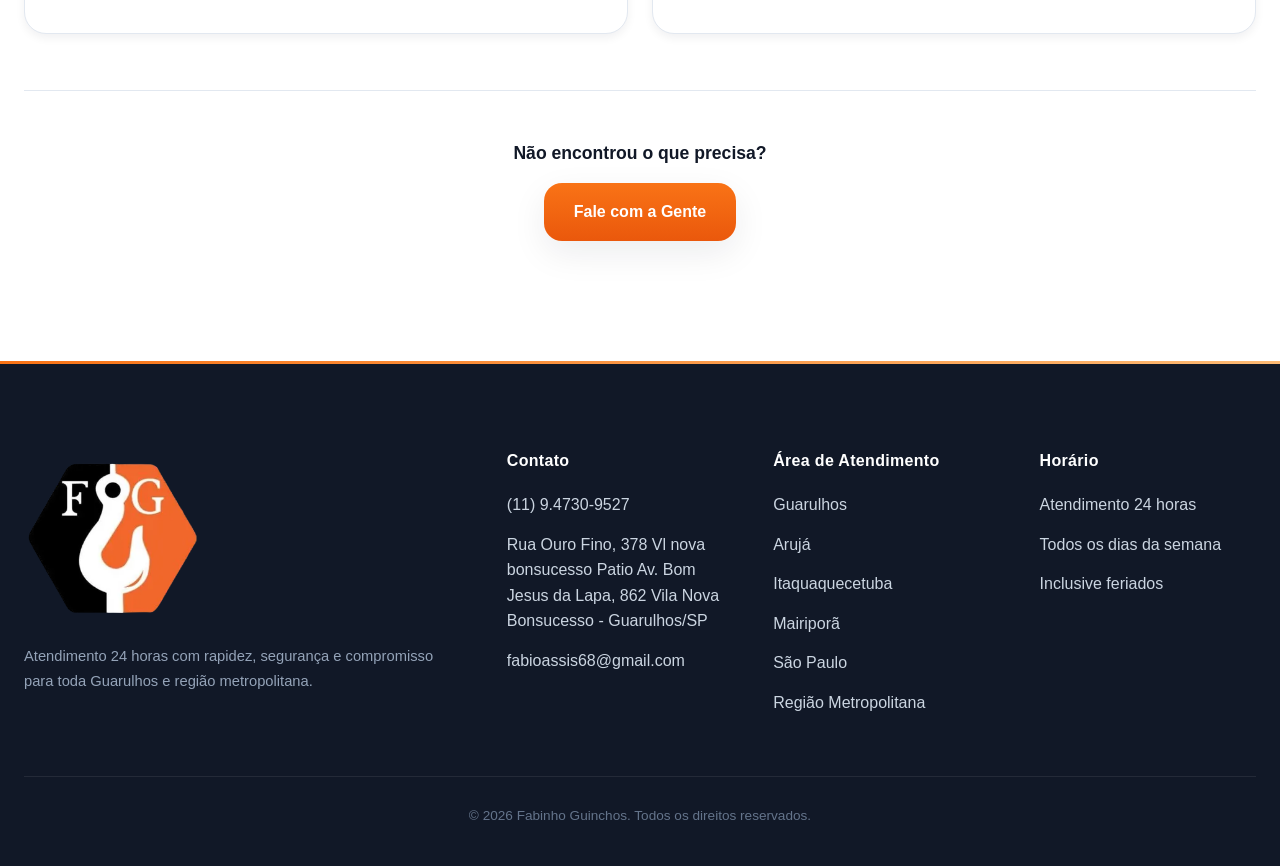
<file: servicos.html>
<!DOCTYPE html>
<html lang="pt-BR">

<head>

    <!-- ===========================
         META BÁSICAS
    ============================ -->

    <meta charset="UTF-8">

    <meta
        name="viewport"
        content="width=device-width, initial-scale=1.0">

    <meta
        http-equiv="X-UA-Compatible"
        content="IE=edge">

    <title>

        Serviços | Fabinho Guinchos

    </title>

    <meta
        name="description"
        content="Conheça todos os serviços da Fabinho Guinchos: guincho 24 horas, reboque leve e pesado, socorro mecânico e elétrico, troca de bateria e pane seca em Guarulhos e região.">

    <meta
        name="keywords"
        content="serviços de guincho, reboque leve, reboque pesado, socorro mecânico, socorro elétrico, troca de bateria, pane seca, guincho guarulhos">

    <meta
        name="author"
        content="Fabinho Guinchos">

    <meta
        name="theme-color"
        content="#F97316">

    <meta
        name="robots"
        content="index,follow">

    <!-- ===========================
         CANONICAL / IDIOMA / PWA
    ============================ -->

    <link rel="canonical" href="https://www.fabinhoguinchos.com.br/servicos.html">
    <link rel="alternate" hreflang="pt-BR" href="https://www.fabinhoguinchos.com.br/servicos.html">
    <link rel="alternate" hreflang="x-default" href="https://www.fabinhoguinchos.com.br/servicos.html">
    <link rel="manifest" href="site.webmanifest">
    <link rel="apple-touch-icon" href="img/logo-icone.webp">

    <!-- ===========================
         SEGURANÇA
    ============================ -->

    <meta
        http-equiv="Content-Security-Policy"
        content="default-src 'self'; script-src 'self'; style-src 'self' https://fonts.googleapis.com; font-src 'self' https://fonts.gstatic.com; img-src 'self' data:; connect-src 'self'; object-src 'none'; base-uri 'self'; form-action 'self'; frame-ancestors 'none';">

    <meta
        name="referrer"
        content="strict-origin-when-cross-origin">
    <!-- ===========================
         OPEN GRAPH
    ============================ -->

    <meta
        property="og:type"
        content="website">

    <meta
        property="og:title"
        content="Serviços | Fabinho Guinchos">

    <meta
        property="og:description"
        content="Guincho 24 horas, reboque leve e pesado, socorro mecânico e elétrico, troca de bateria e pane seca.">

    <meta
        property="og:image"
        content="https://www.fabinhoguinchos.com.br/img/og-image.jpg">

    <meta
        property="og:url"
        content="https://www.fabinhoguinchos.com.br/servicos.html">

    <meta
        property="og:site_name"
        content="Fabinho Guinchos">

    <meta
        property="og:locale"
        content="pt_BR">

    <!-- ===========================
         TWITTER CARD
    ============================ -->

    <meta name="twitter:card" content="summary_large_image">
    <meta name="twitter:title" content="Serviços | Fabinho Guinchos">
    <meta name="twitter:description" content="Guincho 24 horas, reboque leve e pesado, socorro mecânico e elétrico, troca de bateria e pane seca.">
    <meta name="twitter:image" content="https://www.fabinhoguinchos.com.br/img/og-image.jpg">
    <!-- ===========================
         GOOGLE FONTS
    ============================ -->

    <link rel="preconnect"
        href="https://fonts.googleapis.com">

    <link rel="preconnect"
        href="https://fonts.gstatic.com"
        crossorigin>

    <link
        href="https://fonts.googleapis.com/css2?family=Inter:wght@400;500;600;700;800&display=swap"
        rel="stylesheet">
    <!-- ===========================
         CSS
    ============================ -->

    <link
        rel="stylesheet"
        href="style.css">

    <link
        rel="icon"
        type="image/webp"
        href="img/logo.webp">


    <!-- ===========================
         DADOS ESTRUTURADOS (JSON-LD)
    ============================ -->
    <script type="application/ld+json">
    {
      "@context": "https://schema.org",
      "@graph": [
        {
          "@type": "Service",
          "serviceType": "Guincho 24 Horas",
          "provider": { "@id": "https://www.fabinhoguinchos.com.br/#organization" },
          "areaServed": "Guarulhos e Região Metropolitana de São Paulo"
        },
        {
          "@type": "Service",
          "serviceType": "Reboque Leve",
          "provider": { "@id": "https://www.fabinhoguinchos.com.br/#organization" },
          "areaServed": "Guarulhos e Região Metropolitana de São Paulo"
        },
        {
          "@type": "Service",
          "serviceType": "Reboque Pesado",
          "provider": { "@id": "https://www.fabinhoguinchos.com.br/#organization" },
          "areaServed": "Guarulhos e Região Metropolitana de São Paulo"
        },
        {
          "@type": "Service",
          "serviceType": "Transporte de Veículos",
          "provider": { "@id": "https://www.fabinhoguinchos.com.br/#organization" },
          "areaServed": "Guarulhos e Região Metropolitana de São Paulo"
        },
        {
          "@type": "BreadcrumbList",
          "itemListElement": [
            { "@type": "ListItem", "position": 1, "name": "Início", "item": "https://www.fabinhoguinchos.com.br/" },
            { "@type": "ListItem", "position": 2, "name": "Serviços", "item": "https://www.fabinhoguinchos.com.br/servicos.html" }
          ]
        }
      ]
    }
    </script>
</head>

<body>
    <header class="header">

    <div class="container">

        <!-- Logo -->

        <a
            href="index.html"
            class="logo">

            <img
                src="img/logo.webp"
                alt="Fabinho Guinchos">

            <span class="logo-text">Home</span>

        </a>

        <!-- Navegação -->

        <nav
            class="navbar"
            aria-label="Menu principal">

            <ul>

                <li>

                    <a href="quem-somos.html">

                        Quem Somos

                    </a>

                </li>

                <li>

                    <a
                        href="servicos.html"
                        class="active">

                        Serviços

                    </a>

                </li>

                <li>

                    <a href="atendimento.html">

                        Área de Atendimento

                    </a>

                </li>

                <li>

                    <a href="faq.html">

                        FAQ

                    </a>

                </li>

                <li>

                    <a href="galeria.html">

                        Galeria

                    </a>

                </li>

                <li>

                    <a href="contato.html">

                        Contato

                    </a>

                </li>

            </ul>

        </nav>

        <!-- Ações -->

        <div class="header-actions">

            <a
                href="tel:+5511947309527"
                class="btn btn-outline">

                Ligar Agora

            </a>

            <button
                class="menu-toggle"
                aria-label="Abrir menu"
                aria-expanded="false">

                <span></span>

                <span></span>

                <span></span>

            </button>

        </div>

    </div>

</header>
<div class="menu-overlay"></div>

<nav class="mobile-menu">

    <ul>

        <li><a href="index.html">Início</a></li>

        <li><a href="quem-somos.html">Quem Somos</a></li>

        <li><a href="servicos.html" class="active">Serviços</a></li>

        <li><a href="atendimento.html">Área de Atendimento</a></li>

        <li><a href="faq.html">FAQ</a></li>

        <li><a href="galeria.html">Galeria</a></li>

        <li><a href="contato.html">Contato</a></li>

    </ul>

    <a
        href="https://wa.me/5511947309527"
        class="btn btn-primary"
        target="_blank"
        rel="noopener noreferrer">

        Chamar no WhatsApp

    </a>

</nav>

<!-- =====================================================
BANNER DA PÁGINA
====================================================== -->

<section class="page-banner" id="topo">

    <div class="page-banner-media">

        <img
            src="img/foto-3.webp"
            alt="Guincho da Fabinho Guinchos em atendimento"
            fetchpriority="high"
            decoding="async">

    </div>

    <div class="page-banner-overlay"></div>

    <div class="container page-banner-content">

<ol class="breadcrumb" aria-label="Breadcrumb">
            <li><a href="index.html">Início</a></li>
            <li aria-current="page">Serviços</li>
        </ol>

        <span class="hero-badge">

            O Que Fazemos

        </span>

        <h1>Nossos Serviços</h1>

        <p>Soluções completas para assistência veicular, com atendimento rápido e profissionais especializados.</p>

    </div>

</section>

<!-- =====================================================
SERVIÇOS
====================================================== -->

<section
    class="section services-page"
    id="servicos">

    <div class="container">

        <header class="section-header">

            <span class="section-tag">

                Serviços

            </span>

            <h2>

                Soluções completas para assistência veicular

            </h2>

            <p>

                Atendimento rápido para diferentes situações, com segurança e profissionais especializados — 24 horas por dia, todos os dias da semana.

            </p>

        </header>

        <div class="service-detail-grid">

            <article class="service-detail-card">

                <div class="service-detail-head">

                    <div class="service-icon">
                        <svg class="icon" viewBox="0 0 24 24" fill="none" stroke="currentColor" stroke-width="1.8" stroke-linecap="round" stroke-linejoin="round">
                            <path d="M2 8h11v8H2z"/>
                            <path d="M13 11h4l4 3v2h-8z"/>
                            <circle cx="6.5" cy="18" r="1.8"/>
                            <circle cx="17" cy="18" r="1.8"/>
                        </svg>
                    </div>

                    <h3>Guincho 24 Horas</h3>

                </div>

                <p>

                    Nossa equipe está disponível 24 horas por dia, todos os dias da semana, para atender chamados de emergência em qualquer situação. Assim que você entra em contato, buscamos chegar até você com agilidade e segurança.

                </p>

                <a
                    href="https://wa.me/5511947309527"
                    class="service-detail-link"
                    target="_blank"
                    rel="noopener noreferrer">

                    Solicitar pelo WhatsApp

                    <svg viewBox="0 0 24 24" fill="none" stroke="currentColor" stroke-width="2" stroke-linecap="round" stroke-linejoin="round">
                        <path d="M5 12h14M13 6l6 6-6 6"/>
                    </svg>

                </a>

            </article>

            <article class="service-detail-card">

                <div class="service-detail-head">

                    <div class="service-icon">
                        <svg class="icon" viewBox="0 0 24 24" fill="none" stroke="currentColor" stroke-width="1.8" stroke-linecap="round" stroke-linejoin="round">
                            <path d="M4 16v-3l2-4h12l2 4v3"/>
                            <path d="M4 16h16"/>
                            <circle cx="7.5" cy="17.6" r="1.6"/>
                            <circle cx="16.5" cy="17.6" r="1.6"/>
                        </svg>
                    </div>

                    <h3>Reboque Leve</h3>

                </div>

                <p>

                    Transporte seguro para carros e utilitários leves. Usamos equipamentos adequados para evitar qualquer dano ao veículo durante o carregamento e o trajeto até o destino.

                </p>

                <a
                    href="https://wa.me/5511947309527"
                    class="service-detail-link"
                    target="_blank"
                    rel="noopener noreferrer">

                    Solicitar pelo WhatsApp

                    <svg viewBox="0 0 24 24" fill="none" stroke="currentColor" stroke-width="2" stroke-linecap="round" stroke-linejoin="round">
                        <path d="M5 12h14M13 6l6 6-6 6"/>
                    </svg>

                </a>

            </article>

            <article class="service-detail-card">

                <div class="service-detail-head">

                    <div class="service-icon">
                        <svg class="icon" viewBox="0 0 24 24" fill="none" stroke="currentColor" stroke-width="1.8" stroke-linecap="round" stroke-linejoin="round">
                            <path d="M2 7h9v9H2z"/>
                            <path d="M11 10h5l4 3v3h-9z"/>
                            <circle cx="6" cy="18.2" r="1.8"/>
                            <circle cx="17" cy="18.2" r="1.8"/>
                        </svg>
                    </div>

                    <h3>Reboque Pesado</h3>

                </div>

                <p>

                    Atendimento especializado para caminhões, vans e veículos de grande porte, com guinchos preparados para suportar cargas pesadas — ideal para panes, acidentes ou transporte de frota.

                </p>

                <a
                    href="https://wa.me/5511947309527"
                    class="service-detail-link"
                    target="_blank"
                    rel="noopener noreferrer">

                    Solicitar pelo WhatsApp

                    <svg viewBox="0 0 24 24" fill="none" stroke="currentColor" stroke-width="2" stroke-linecap="round" stroke-linejoin="round">
                        <path d="M5 12h14M13 6l6 6-6 6"/>
                    </svg>

                </a>

            </article>

            <article class="service-detail-card">

                <div class="service-detail-head">

                    <div class="service-icon">
                        <svg class="icon" viewBox="0 0 24 24" fill="none" stroke="currentColor" stroke-width="1.8" stroke-linecap="round" stroke-linejoin="round">
                            <rect x="2" y="13" width="20" height="3" rx="1"/>
                            <path d="M6 13l2-5h8l2 5"/>
                            <circle cx="7" cy="19" r="1.6"/>
                            <circle cx="17" cy="19" r="1.6"/>
                        </svg>
                    </div>

                    <h3>Transporte de Veículos</h3>

                </div>

                <p>

                    Precisa levar um veículo de um ponto a outro, mesmo sem estar em pane? Fazemos o transporte com total segurança, seja para manutenção, mudança ou revenda.

                </p>

                <a
                    href="https://wa.me/5511947309527"
                    class="service-detail-link"
                    target="_blank"
                    rel="noopener noreferrer">

                    Solicitar pelo WhatsApp

                    <svg viewBox="0 0 24 24" fill="none" stroke="currentColor" stroke-width="2" stroke-linecap="round" stroke-linejoin="round">
                        <path d="M5 12h14M13 6l6 6-6 6"/>
                    </svg>

                </a>

            </article>

        </div>

        <div class="gallery-cta">

            <p>Não encontrou o que precisa?</p>

            <a
                href="contato.html"
                class="btn btn-primary">

                Fale com a Gente

            </a>

        </div>

    </div>

</section>

<!-- =====================================================
FOOTER
====================================================== -->

<footer class="footer">

    <div class="container">

        <div class="footer-grid">

            <section class="footer-column">

                <img
                    src="img/logo.webp"
                    alt="Fabinho Guinchos"
                    class="footer-logo"
                    loading="lazy"
                    decoding="async">

                <p>

                    Atendimento 24 horas com rapidez, segurança e compromisso para toda Guarulhos e região metropolitana.

                </p>

            </section>

            <section class="footer-column">

                <h3>

                    Contato

                </h3>

                <ul>

                    <li>

                        <a href="tel:+5511947309527">

                            (11) 9.4730-9527

                        </a>

                    </li>

                    <li>

                        Rua Ouro Fino, 378 Vl nova bonsucesso Patio Av. Bom Jesus da Lapa, 862 Vila Nova Bonsucesso  - Guarulhos/SP

                    </li>

                    <li>

                        fabioassis68@gmail.com

                    </li>

                </ul>

            </section>

            <section class="footer-column">

                <h3>

                    Área de Atendimento

                </h3>

                <ul>

                    <li>Guarulhos</li>

                    <li>Arujá</li>

                    <li>Itaquaquecetuba</li>

                    <li>Mairiporã</li>

                    <li>São Paulo</li>

                    <li>Região Metropolitana</li>

                </ul>

            </section>

            <section class="footer-column">

                <h3>

                    Horário

                </h3>

                <ul>

                    <li>

                        Atendimento 24 horas

                    </li>

                    <li>

                        Todos os dias da semana

                    </li>

                    <li>

                        Inclusive feriados

                    </li>

                </ul>

            </section>

        </div>

        <div class="footer-bottom">

            <p>

                © 2026 Fabinho Guinchos. Todos os direitos reservados.

            </p>

        </div>

    </div>

</footer>
<!-- =====================================================
WHATSAPP FLOAT
====================================================== -->

<a
    href="https://wa.me/5511947309527"
    class="whatsapp-float"
    target="_blank"
    rel="noopener noreferrer"
    aria-label="Conversar pelo WhatsApp">

      <img
            src="img/whatsapp.webp"
            alt="Chamar no WhatsApp"
            decoding="async">


</a>
<!-- =====================================================
BACK TO TOP
====================================================== -->

<button
    class="back-to-top"
    id="backToTop"
    aria-label="Voltar ao topo">

         <img
            src="img/logo-icone.webp"
            alt="Seta para voltar ao topo"
            loading="lazy"
            decoding="async">

</button>

<!-- =====================================================
SCRIPTS
====================================================== -->

<script
    src="script.js"
    defer>

</script>

</body>

</html>
</file>
<file: style.css>
/* ===================================================================
   FABINHO GUINCHOS
   STYLE.CSS
   Design System Base
   Versão: 1.0
=================================================================== */

/* ==========================================================
RESET RESPONSIVO
========================================================== */

*,
*::before,
*::after{
    margin:0;
    padding:0;
    box-sizing:border-box;
}

html{
    width:100%;
    overflow-x:hidden;
    scroll-behavior:smooth;
    scroll-padding-top:90px;
    -webkit-text-size-adjust:100%;
}

body{
    width:100%;
    overflow-x:hidden;
    font-family:'Inter',sans-serif;
    background:#FFFFFF;
    color:#111827;
    line-height:1.6;
    overflow-x:hidden;
    text-rendering:optimizeLegibility;
    -webkit-font-smoothing:antialiased;
    -moz-osx-font-smoothing:grayscale;
}

img,
svg,
video,
iframe,
canvas{
    display:block;
    max-width:100%;
    height:auto;
}

button,
input,
textarea,
select{
    max-width:100%;
}

.container{
    width:min(100% - 32px,var(--container));
    margin-inline:auto;
}

a{
    color:inherit;
    text-decoration:none;
}


ul,
ol{
    list-style:none;
}

table{
    border-collapse:collapse;
    border-spacing:0;
}

/* ===================================================================
   02. DESIGN TOKENS
=================================================================== */

:root{

    /* ==========================================================
       CORES
    ========================================================== */

    --color-primary:#F97316;
    --color-primary-dark:#EA580C;
    --color-primary-light:#FDBA74;

    --color-dark:#111827;
    --color-dark-2:#1F2937;

    --color-white:#FFFFFF;

    --color-gray-50:#F8FAFC;
    --color-gray-100:#F1F5F9;
    --color-gray-200:#E2E8F0;
    --color-gray-300:#CBD5E1;
    --color-gray-400:#94A3B8;
    --color-gray-500:#64748B;
    --color-gray-600:#475569;
    --color-gray-700:#334155;

    --color-success:#22C55E;
    --color-warning:#F59E0B;
    --color-danger:#EF4444;

    /* ==========================================================
       TIPOGRAFIA
    ========================================================== */

    --font-family:'Inter',sans-serif;

    --fs-xs:.75rem;
    --fs-sm:.875rem;
    --fs-base:1rem;
    --fs-lg:1.125rem;
    --fs-xl:1.25rem;
    --fs-2xl:1.5rem;
    --fs-3xl:2rem;
    --fs-4xl:2.75rem;
    --fs-5xl:3.5rem;

    --fw-400:400;
    --fw-500:500;
    --fw-600:600;
    --fw-700:700;
    --fw-800:800;

    /* ==========================================================
       ESPAÇAMENTOS
    ========================================================== */

    --space-1:.25rem;
    --space-2:.5rem;
    --space-3:.75rem;
    --space-4:1rem;
    --space-5:1.5rem;
    --space-6:2rem;
    --space-7:3rem;
    --space-8:4rem;
    --space-9:5rem;
    --space-10:7rem;

    /* ==========================================================
       LAYOUT
    ========================================================== */

    --container:1280px;
    --content-width:900px;
    --text-width:720px;

    --header-height: 110px;

    /* ==========================================================
       BORDAS
    ========================================================== */

    --border-width:1px;
    --border-color:var(--color-gray-200);

    --radius-xs:6px;
    --radius-sm:10px;
    --radius-md:14px;
    --radius-lg:18px;
    --radius-xl:24px;
    --radius-2xl:32px;
    --radius-pill:999px;

    /* ==========================================================
       SOMBRAS
    ========================================================== */

    --shadow-xs:
        0 1px 3px rgba(15,23,42,.04);

    --shadow-sm:
        0 4px 10px rgba(15,23,42,.06);

    --shadow-md:
        0 12px 35px rgba(15,23,42,.08);

    --shadow-lg:
        0 24px 60px rgba(15,23,42,.12);

    --shadow-xl:
        0 35px 80px rgba(15,23,42,.16);

    /* ==========================================================
       BACKDROP
    ========================================================== */

    --blur-sm:6px;
    --blur-md:12px;
    --blur-lg:18px;

    /* ==========================================================
       TRANSIÇÕES
    ========================================================== */

    --ease:cubic-bezier(.4,0,.2,1);

    --transition-fast:.2s var(--ease);
    --transition:.35s var(--ease);
    --transition-slow:.6s var(--ease);

    /* ==========================================================
       Z-INDEX
    ========================================================== */

    --z-background:-1;

    --z-default:1;

    --z-overlay:50;

    --z-sticky:500;

    --z-header:1150;

    --z-menu:1100;

    --z-whatsapp:1200;

    --z-backtotop:1250;

    --z-modal:2000;

    --z-loader:9999;

}


/* ===================================================================
   04. CONTAINER
=================================================================== */

.container{

    width:min(100% - 48px,var(--container));

    margin-inline:auto;

}



/* ===================================================================
   05. SECTION
=================================================================== */

.section{

    padding:120px 0;

}

.section-header{

    max-width:720px;

    margin:0 auto 70px;

    text-align:center;

}

.section-tag{

    display:inline-flex;

    align-items:center;

    justify-content:center;

    gap:8px;

    padding:10px 20px;

    margin-bottom:18px;
    margin-top: 18px;

    border-radius:999px;

    background:#FFF4ED;

    color:var(--color-primary);

    font-size:.85rem;

    font-weight:700;

    text-transform:uppercase;

    letter-spacing:.08em;

}

.section-header h2{

    margin-bottom:20px;

}

.section-header p{

    font-size:1.1rem;

}



/* ===================================================================
   07. BOTÕES
=================================================================== */

.btn{

    display:inline-flex;

    align-items:center;

    justify-content:center;

    gap:12px;

    min-height:58px;

    padding:0 30px;

    border-radius:18px;

    font-weight:700;

    transition:var(--transition);

    white-space:nowrap;

}

.btn-primary{

    background:var(--color-primary);

    color:#FFF;

    box-shadow:var(--shadow-md);

}

.btn-primary:hover{

    background:var(--color-primary-dark);

    transform:translateY(-3px);

}

.btn-outline{

    border:2px solid var(--color-primary);

    color:var(--color-primary);

    background:#FFF;

}

.btn-outline:hover{

    background:var(--color-primary);

    color:#FFF;

}



/* ===================================================================
   10. SCROLLBAR
=================================================================== */

::-webkit-scrollbar{

    width:12px;

}

::-webkit-scrollbar-track{

    background:#F3F4F6;

}

::-webkit-scrollbar-thumb{

    background:var(--color-primary);

    border-radius:999px;

    border:3px solid #F3F4F6;

}

::-webkit-scrollbar-thumb:hover{

    background:var(--color-primary-dark);

}



/* ===================================================================
   11. SELEÇÃO
=================================================================== */

::selection{

    background:var(--color-primary);

    color:#FFF;

}



/* ===================================================================
   12. ANIMAÇÕES GLOBAIS
=================================================================== */

@keyframes fadeUp{

    from{

        opacity:0;

        transform:translateY(40px);

    }

    to{

        opacity:1;

        transform:translateY(0);

    }

}

@keyframes fadeIn{

    from{

        opacity:0;

    }

    to{

        opacity:1;

    }

}



/* ===================================================================
   13. ESTADOS GLOBAIS
=================================================================== */

html.menu-open,
body.menu-open{

    overflow:hidden;

    height:100%;

    /* width:100% evita o body "encolher" quando o JS aplica
       position:fixed nele — sem isso, o conteúdo horizontal
       recolhe e pode gerar um leve deslocamento lateral */

    width:100%;

}

.hidden{

    display:none !important;

}

/* ===================================================================
   ACESSIBILIDADE
=================================================================== */

:focus-visible{

    outline:3px solid var(--color-primary);

    outline-offset:4px;

}

/* ===================================================================
   SVG
=================================================================== */

.icon{

    width:24px;

    height:24px;

    flex-shrink:0;

}

/* ===================================================================
   15. HEADER
=================================================================== */

.header{
    position:fixed;
    top:0;
    left:0;
    width:100%;
    z-index:var(--z-header);

    height:var(--header-height);
    display:flex;
    align-items:center;

    background:transparent;

    transition:
        background var(--transition),
        box-shadow var(--transition),
        backdrop-filter var(--transition),
        height var(--transition);
}

.header.scrolled{

    height:72px;

    background:rgba(255,255,255,.92);

    backdrop-filter:blur(14px);

    -webkit-backdrop-filter:blur(14px);

    box-shadow:0 8px 30px rgba(15,23,42,.08);

    border-bottom:1px solid rgba(226,232,240,.8);

}


/* ===================================================================
   HEADER CONTAINER
=================================================================== */

.header .container{

    display:flex;

    align-items:center;

    justify-content:space-between;

    gap:48px;

    height:100%;

}


/* ===================================================================
   LOGO
=================================================================== */

.logo{

    display:flex;

    align-items:center;

    flex-shrink:0;

    transition:var(--transition);

}

.logo img{

    height: 90px;

    width:auto;

    transition:var(--transition);

}

.header.scrolled .logo img{

    height:46px;

}

.logo:hover{

    transform:scale(1.03);

}

.logo-text{

    display:inline-block;

    max-width:0;

    margin-left:0;

    overflow:hidden;

    white-space:nowrap;

    opacity:0;

    color:#FFFFFF;

    font-weight:700;

    font-size:1.05rem;

    letter-spacing:.01em;

    transform:translateX(-8px);

    transition:
        max-width .35s ease,
        margin-left .35s ease,
        opacity .25s ease,
        transform .35s ease,
        color var(--transition);

}

.logo:hover .logo-text,
.logo:focus-visible .logo-text,
.logo:active .logo-text{

    max-width:140px;

    margin-left:12px;

    opacity:1;

    transform:translateX(0);

}

.header.scrolled .logo-text{

    color:var(--color-dark);

}

/* Em dispositivos touch (sem hover), o texto fica sempre visível */
@media (hover:none){

    .logo-text{

        max-width:140px;

        margin-left:12px;

        opacity:1;

        transform:translateX(0);

    }

}

/* Em telas de toque/mobile, o texto já aparece direto, sem precisar de hover */
@media (hover:none), (max-width:768px){

    .logo-text{

        max-width:140px;

        margin-left:12px;

        opacity:1;

        transform:translateX(0);

    }

}


/* ===================================================================
   NAVBAR
=================================================================== */

.navbar{

    margin-left:auto;

}

.navbar ul{

    display:flex;

    align-items:center;

    gap:36px;

}

.navbar li{

    position:relative;

}

.navbar a{

    position:relative;

    display:inline-flex;

    align-items:center;

    height:40px;

    font-size:.96rem;

    font-weight:600;

    color:#FFFFFF;

    transition:var(--transition);

}


/* muda automaticamente quando o header recebe fundo branco */

.header.scrolled .navbar a{

    color:var(--color-dark);

}


/* ===================================================================
   UNDERLINE ANIMADA
=================================================================== */

.navbar a::after{

    content:"";

    position:absolute;

    left:0;

    bottom:-6px;

    width:0;

    height:2px;

    border-radius:999px;

    background:var(--color-primary);

    transition:var(--transition);

}

.navbar a:hover{

    color:var(--color-primary);

}

.navbar a:hover::after{

    width:100%;

}


/* ===================================================================
   HEADER ACTIONS
=================================================================== */

.header-actions{

    display:flex;

    align-items:center;

    gap:16px;

}


/* ===================================================================
   BOTÃO HEADER
=================================================================== */

.header-actions .btn{

    min-height:52px;

    padding-inline:28px;

}


/* ===================================================================
   MENU HAMBÚRGUER
=================================================================== */

.menu-toggle{

    display:none;

    position:relative;

    z-index:calc(var(--z-menu) + 1);

    width:52px;

    height:52px;

    border-radius:14px;

    background:#FFFFFF;

    box-shadow:var(--shadow-sm);

    transition:var(--transition);

}

.menu-toggle:hover{

    transform:translateY(-2px);

}

.menu-toggle span{

    position:absolute;

    left:50%;

    width:24px;

    height:2px;

    background:var(--color-dark);

    border-radius:999px;

    transition:var(--transition);

    transform:translateX(-50%);

}

.menu-toggle span:nth-child(1){

    top:17px;

}

.menu-toggle span:nth-child(2){

    top:25px;

}

.menu-toggle span:nth-child(3){

    top:33px;

}


/* ===================================================================
   MENU ABERTO
=================================================================== */

.menu-toggle.active span:nth-child(1){

    transform:
        translateX(-50%)
        rotate(45deg);

    top:25px;

}

.menu-toggle.active span:nth-child(2){

    opacity:0;

}

.menu-toggle.active span:nth-child(3){

    transform:
        translateX(-50%)
        rotate(-45deg);

    top:25px;

}


/* ===================================================================
   MOBILE MENU
=================================================================== */

.mobile-menu{

    position:fixed;

    inset:0;

    z-index:var(--z-menu);

    display:flex;

    align-items:center;

    justify-content:center;

    flex-direction:column;

    gap:32px;

    background:rgba(17,24,39,.97);

    opacity:0;

    visibility:hidden;

    pointer-events:none;

    transition:var(--transition);

}

.mobile-menu.active{

    opacity:1;

    visibility:visible;

    pointer-events:auto;

}

.mobile-menu ul{

    display:flex;

    flex-direction:column;

    gap:20px;

}

.mobile-menu a{

    color:#FFFFFF;

    font-size:1.3rem;

    font-weight:700;

    transition:var(--transition);

}

.mobile-menu a:hover{

    color:var(--color-primary);

}

.mobile-menu .btn{

    width:100%;

    max-width:240px;

    margin:36px auto 0;

    min-height:52px;

    padding:0 24px;

    border-radius:14px;

    font-size:.95rem;

    font-weight:600;

}


/* ===================================================================
   OVERLAY
=================================================================== */

.menu-overlay{

    position:fixed;

    inset:0;

    z-index:calc(var(--z-menu) - 1);

    background:rgba(0,0,0,.45);

    opacity:0;

    visibility:hidden;

    transition:var(--transition);

}

.menu-overlay.active{

    opacity:1;

    visibility:visible;

}


/* ===================================================================
   HEADER HOVER
=================================================================== */

.header:hover{

    background:rgba(255,255,255,.12);

    backdrop-filter:blur(8px);

}


/* quando estiver rolado mantém o branco */

.header.scrolled:hover{

    background:rgba(255,255,255,.95);

}


/* ===================================================================
   HEADER ANIMATION
=================================================================== */

@keyframes headerSlide{

    from{

        opacity:0;

        transform:translateY(-100%);

    }

    to{

        opacity:1;

        transform:translateY(0);

    }

}

.header{

    animation:headerSlide .7s ease;

}

/* ===================================================================
   16. HERO
=================================================================== */

.hero{
    position:relative;
    display:flex;
    align-items:center;
    min-height:100vh; /* fallback para navegadores sem suporte a svh */
    min-height:100svh; /* iOS Safari: evita que a barra de endereço
                           empurre o botão principal pra fora da tela
                           no primeiro carregamento */
    padding-top:calc(var(--header-height) + 40px);
    overflow:hidden;
    isolation:isolate;
    background-color:#111827;
}


/* ===================================================================
   OVERLAY
=================================================================== */

.hero-overlay{
    position:absolute;
    inset:0;
    z-index:0;

    background:
        linear-gradient(
            90deg,
            rgba(17,24,39,.55) 0%,
            rgba(17,24,39,.4) 45%,
            rgba(17,24,39,.28) 70%,
            rgba(17,24,39,.18) 100%
        );
}

.hero::after{

    content:"";

    position:absolute;

    inset:0;

    background:

        radial-gradient(
            circle at top right,
            rgba(249,115,22,.18),
            transparent 45%
        );

    z-index:1;

}


/* ===================================================================
   HERO CONTAINER
=================================================================== */

.hero .container{

    position:relative;
    z-index:5;

    width:min(100% - 48px,var(--container));

    margin-inline:auto;

    display:flex;
    justify-content:center;

    padding-bottom:clamp(60px,10vh,120px);

}

.hero-content{

    max-width:760px;

    color:#FFFFFF;

    display:flex;

    flex-direction:column;

    gap: 28px;
    
    text-align: center;
    align-items: center;

}

.hero-logo-mark{

    width:min(220px,55vw);

    height:auto;

    filter:drop-shadow(0 10px 30px rgba(0,0,0,.45));

}


/* ===================================================================
   BADGE
=================================================================== */

.hero-badge{

    display:inline-flex;

    align-items:center;

    gap:12px;

    width:max-content;

    padding:12px 22px;

    border-radius: 10px 10px 10px 10px;

    background:rgba(255,255,255,.08);

    border:1px solid rgba(255,255,255,.18);

    backdrop-filter:blur(10px);

    color:#FFFFFF;

    font-size:.9rem;

    font-weight:600;

}



/* ===================================================================
   HERO TITLE
=================================================================== */

.hero h1{

    color:#FFFFFF;

    max-width:760px;

    line-height:1.08;

    font-weight: 100;

    font-size: 3rem;

    letter-spacing:-.04em;

}

.hero p{

    max-width:650px;

    font-size:1.18rem;

    color:rgba(255,255,255,.88);

}

.hero-title{

    color:#FFFFFF;

    max-width:760px;

    line-height:1.02;

    font-family:'Montserrat','Inter',sans-serif;

    font-weight:900;

    font-size:clamp(2.6rem,2rem + 3vw,4.2rem);

    letter-spacing:-.01em;

    text-transform:uppercase;

    text-shadow:0 4px 24px rgba(0,0,0,.55);

}

.hero-subtitle{

    max-width:650px;

    font-size:1.4rem;

    font-weight:600;

    color:#FFFFFF;

    text-shadow:0 2px 12px rgba(0,0,0,.6);

}

.hero-cta-text{

    max-width:650px;

    font-size:1.05rem;

    font-weight:500;

    color:rgba(255,255,255,.9);

    text-shadow:0 2px 10px rgba(0,0,0,.6);

}


/* ===================================================================
   BUTTONS
=================================================================== */

.hero-buttons{

    display:flex;

    flex-wrap:wrap;

    gap:18px;

    margin-top:12px;

}

.hero-buttons .btn{

    min-width:220px;

    min-height:62px;

}

.hero-buttons .btn-whatsapp{

    display:flex;
    align-items:center;
    justify-content:center;
    gap:10px;

    min-width:220px;
    min-height:62px;

    background:#25D366;
    color:#FFF;

    border:none;

    transition:.3s ease;
}

.hero-buttons .btn-whatsapp:hover{

    background:#1EBE5D;

    transform:translateY(-2px);

    box-shadow:0 10px 25px rgba(37,211,102,.35);

}

.hero-buttons .btn-whatsapp i{

    font-size:1.35rem;

}

.hero-buttons .btn-outline{

    background:rgba(255,255,255,.08);

    border:2px solid rgba(255,255,255,.22);

    color:#FFFFFF;

}

.hero-buttons .btn-outline:hover{

    border-color:#FFFFFF;

    background:#FFFFFF;

    color:var(--color-dark);

}

.hero-phone{

    display:flex;

    justify-content:center;

    align-items:center;

    gap:32px;

    margin-top:20px;

    flex-wrap:wrap;

}

.hero-phone a{

    display:flex;

    align-items:center;

    gap:8px;

    color:#FFFFFF;

    text-decoration:none;

    font-size:1.05rem;

    font-weight:600;

    transition:.3s ease;

}

.hero-phone a:hover{

    color:var(--color-primary);

}

.hero-phone i{

    color:var(--color-primary);

    font-size:1rem;

}


/* ===================================================================
   HERO ANIMATIONS
=================================================================== */

.hero-badge{

    animation:fadeUp .6s ease .2s both;

}

.hero h1{

    animation:fadeUp .7s ease .35s both;

}

.hero p{

    animation:fadeUp .7s ease .5s both;

}

.hero-buttons{

    animation:fadeUp .7s ease .8s both;

}


/* ===================================================================
   KEYFRAMES
=================================================================== */

@keyframes scrollMouse{

    0%{

        opacity:0;

        transform:
            translate(-50%,0);

    }

    40%{

        opacity:1;

    }

    100%{

        opacity:0;

        transform:
            translate(-50%,18px);

    }

}

/* ===================================================================
   18. QUEM SOMOS
=================================================================== */

.about-grid{
    display:grid;
    grid-template-columns:1fr 1fr;
    gap:80px;
    align-items:center;
}

.about-image{
    position:relative;
}

.about-image img{
    width:100%;
    border-radius:28px;
    box-shadow:var(--shadow-lg);
}

.about-content p{
    margin-bottom:24px;
}

.about-list{
    display:grid;
    gap:18px;
    margin:36px 0;
}

.about-list li{
    display:flex;
    align-items:flex-start;
    gap:16px;
}

.about-list li::before{
    content:"✓";
    width:28px;
    height:28px;
    display:grid;
    place-items:center;
    border-radius:50%;
    background:#FFF4ED;
    color:var(--color-primary);
    flex-shrink:0;
}

/* ===================================================================
   19. SERVIÇOS
=================================================================== */

.services{
    background:var(--color-gray-50);
}

.services-grid{
    display:grid;
    grid-template-columns:repeat(3,1fr);
    gap:30px;
}

.service-card{
    background:#FFF;
    border-radius:24px;
    padding:36px;
    border:1px solid var(--color-gray-200);
    transition:var(--transition);
    box-shadow:var(--shadow-sm);
}

.service-card:hover{
    transform:translateY(-8px);
    box-shadow:var(--shadow-lg);
}

.service-icon{
    width:68px;
    height:68px;
    border-radius:18px;
    background:#FFF4ED;
    display:grid;
    place-items:center;
    margin-bottom:24px;
}

.service-card h3{
    margin-bottom:16px;
}

.service-card p{
    margin-bottom:20px;
}

/* ===================================================================
   22. PAGAMENTOS
=================================================================== */

.payments{
    background:var(--color-gray-50);
}

.payments-grid{
    display:grid;
    grid-template-columns:repeat(5,1fr);
    gap:22px;
}

.payment-card{
    background:#FFF;
    border-radius:20px;
    padding:28px;
    display:flex;
    align-items:center;
    justify-content:center;
    min-height:130px;
    border:1px solid var(--color-gray-200);
    transition:var(--transition);
}

.payment-card:hover{
    transform:translateY(-6px);
    box-shadow:var(--shadow-md);
}

/* ===================================================================
   23. DEPOIMENTOS
=================================================================== */

.testimonials-grid{
    display:grid;
    grid-template-columns:repeat(3,1fr);
    gap:28px;
}

.testimonial-card{
    position:relative;

    padding:32px;

    border-radius:24px;
    background:#fff;

    border:1px solid var(--color-gray-200);
    box-shadow:var(--shadow-sm);
}

.testimonial-card p{
    margin:16px 0 0;
    line-height:1.7;
}

.testimonial-stars{
    color:#F59E0B;
    margin-bottom:20px;
}
.testimonial-author{
    display:flex;
    align-items:center;
    gap:16px;
    padding-top:18px;

    border-top:1px solid var(--color-gray-200);
}

.testimonial-author img{
    width:54px;
    height:54px;

    border-radius:50%;
    object-fit:cover;

    flex-shrink:0;

    border:3px solid #fff;

    box-shadow:var(--shadow-sm);
}

.testimonial-author strong{
    display:block;
    color:var(--color-dark);
    font-size:1rem;
}

.testimonial-author span{
    display:block;
    color:var(--color-gray-500);
    font-size:.9rem;
}

/* ===================================================================
   24. FAQ
=================================================================== */

.faq{
    background:var(--color-gray-50);
}

.faq-item{
    background:#FFF;
    border-radius:20px;
    margin-bottom:20px;
    border:1px solid var(--color-gray-200);
    overflow:hidden;
}

/* ===================================================================
   25. CTA FINAL
=================================================================== */

.cta-final{
    background:var(--color-primary);
    color:#FFF;
}

.cta-card{
    max-width:900px;
    margin:auto;
    text-align:center;
}

.cta-final h2,
.cta-final p{
    color:#FFF;
}

.cta-actions{
    display:flex;
    justify-content:center;
    gap:20px;
    margin-top:40px;
}

.cta-phone{
    margin-top:30px;
}

.cta-phone strong{
    color:#FFF;
    font-size:2rem;
}

/* ===================================================================
   26. FOOTER
=================================================================== */

.footer{
    background:#111827;
    color:#CBD5E1;
    padding:90px 0 40px;
}

.footer-grid{
    display:grid;
    grid-template-columns:2fr 1fr 1fr 1fr;
    gap:50px;
}

.footer-logo{
    width:180px;
    margin-bottom:24px;
}

.footer h3{
    color:#FFF;
    margin-bottom:22px;
}

.footer ul{
    display:grid;
    gap:14px;
}

.footer a{
    transition:var(--transition);
}

.footer a:hover{
    color:var(--color-primary);
}

.footer-bottom{
    margin-top:70px;
    padding-top:30px;
    border-top:1px solid rgba(255,255,255,.08);
    text-align:center;
}


/* -----------------------------
   Animação suave em todos
   os elementos interativos
------------------------------*/

a,
button,
.btn,
.service-card,
.payment-card,
.testimonial-card,
.faq-item{

    transition:
        transform .35s ease,
        box-shadow .35s ease,
        background .35s ease,
        border-color .35s ease,
        color .35s ease,
        opacity .35s ease;

}


/* -----------------------------
   Hover elegante
------------------------------*/

.service-card:hover,
.payment-card:hover,
.testimonial-card:hover{

    transform:
        translateY(-10px);

}


/* ===================================================================
   28. IMAGENS
=================================================================== */

img{

    transition:
        transform .6s ease,
        filter .6s ease;

}

.about-image-media{

    overflow:hidden;

    border-radius:28px;

    height:340px;

    max-height:340px;

    background:var(--color-gray-100);

}

.about-image-media img{

    width:100%;

    height:100%;

    max-height:340px;

    object-fit:cover;

}


/* ===================================================================
   29. BOTÕES
=================================================================== */

.btn{

    position:relative;

    overflow:hidden;

}

.btn::before{

    content:"";

    position:absolute;

    inset:0;

    background:

        linear-gradient(

            120deg,

            transparent,

            rgba(255,255,255,.22),

            transparent

        );

    transform:

        translateX(-130%);

    transition:.8s;

}

.btn:hover::before{

    transform:

        translateX(130%);

}

.btn:active{

    transform:scale(.98);

}


/* ===================================================================
   30. SECTION TITLE
=================================================================== */

.section-header{

    position:relative;

}

.section-header::after{

    content:"";

    width:70px;

    height:4px;

    border-radius:999px;

    margin:24px auto 0;

    display:block;

    background:var(--color-primary);

}

@keyframes floating{

    0%{

        transform:

            translateY(0);

    }

    50%{

        transform:

            translateY(-8px);

    }

    100%{

        transform:

            translateY(0);

    }

}

/* ===================================================================
   36. WHATSAPP FLOAT
=================================================================== */

/* ===================================================================
   40c. AVISO DE LOCALIZAÇÃO (toast)
   Aparece ao clicar em "Chamar no WhatsApp", pra pessoa perceber
   que o navegador vai pedir permissão de localização — sem isso,
   o pedido do navegador passa despercebido e a mensagem acaba
   indo pro WhatsApp sem a localização.
=================================================================== */

.location-toast{

    position:fixed;
    left:50%;
    bottom:24px;
    transform:translate(-50%,140%);
    z-index:1300;
    display:flex;
    align-items:center;
    gap:10px;
    max-width:min(92vw,420px);
    padding:14px 18px;
    background:#111827;
    color:#FFFFFF;
    border-radius:var(--radius-lg,14px);
    box-shadow:0 20px 45px rgba(0,0,0,.28);
    font-size:.9rem;
    font-weight:600;
    line-height:1.4;
    opacity:0;
    pointer-events:none;
    transition:opacity .3s ease, transform .3s ease;

}

.location-toast.show{

    opacity:1;
    transform:translate(-50%,0);

}

.location-toast svg{

    flex-shrink:0;
    width:20px;
    height:20px;
    stroke:var(--color-primary-light,#FDBA74);

}

.whatsapp-float{

    position:fixed;

    right:30px;

    bottom:30px;

    width:70px;

    height:70px;

    border-radius:50%;

    background:#22C55E;

    display:grid;

    place-items:center;

    box-shadow:

        0 15px 40px rgba(34,197,94,.35);

    z-index:var(--z-whatsapp);

    transition:.35s;
}

.whatsapp-float img {
    width: 50px;
    height: 50px;
}


.whatsapp-float:hover{

    transform:

        scale(1.08);

}


/* ===================================================================
   37. BACK TO TOP
=================================================================== */

.back-to-top{

    position:fixed;

    right:34px;

    bottom:120px;

    width:56px;

    height:56px;

    border-radius: 90px;

    box-shadow:var(--shadow-md);

    display:grid;

    place-items:center;

    opacity:0;

    visibility:hidden;

    transition:.35s;

    z-index:var(--z-backtotop);

}

.back-to-top.show{

    opacity:1;

    visibility:visible;

}

.back-to-top:hover{

    transform: translateY(-6px);

    cursor: pointer;

}


/* ===================================================================
   38. LOADING
=================================================================== */

.loading{

    cursor:progress;

}

.loading *{

    pointer-events:none;

}

/* ===================================================================
   30. MELHORIAS DE DESIGN — HERO (imagem + badge flutuante)
=================================================================== */

.hero-container{

    display:grid;
    grid-template-columns:1.05fr .95fr;
    gap:64px;
    align-items:center;

}


/* ===================================================================
   31. MELHORIAS DE DESIGN — INDICADORES (barra flutuante)
=================================================================== */

.highlights{

    position:relative;
    margin-top:-64px;
    z-index:30;
    padding-bottom:0;

}

.highlights-grid{

    background:#FFFFFF;
    border-radius:28px;
    box-shadow:var(--shadow-xl);
    display:grid;
    grid-template-columns:repeat(4,1fr);

}

.highlight-card{

    display:flex;
    align-items:center;
    gap:16px;
    padding:32px 26px;
    border-radius:24px;
    transition:var(--transition);

}

.highlight-card:hover{

    background:var(--color-gray-50);

}

.highlight-card:not(:last-child){

    border-right:1px solid var(--color-gray-200);

}

.highlight-icon{

    width:52px;
    height:52px;
    flex-shrink:0;
    border-radius:14px;
    background:#FFF4ED;
    color:var(--color-primary);
    display:grid;
    place-items:center;

}

.highlight-icon .icon{

    width:24px;
    height:24px;

}

.highlight-card h3{

    font-size:1rem;
    margin-bottom:4px;

}

.highlight-card p{

    font-size:.85rem;
    color:var(--color-gray-500);
    line-height:1.5;

}


/* ===================================================================
   32. MELHORIAS DE DESIGN — COMO FUNCIONA (linha do tempo)
=================================================================== */

.process-timeline{

    position:relative;
    max-width:880px;
    margin:auto;

}

.process-timeline::before{

    content:"";
    position:absolute;
    left:35px;
    top:6px;
    bottom:6px;
    width:3px;
    background:var(--color-gray-200);

}

.process-step{

    position:relative;
    padding-left:100px;
    margin-bottom:48px;

}

.process-step:last-child{

    margin-bottom:0;

}

.step-number{

    position:absolute;
    left:0;
    top:0;
    width:70px;
    height:70px;
    border-radius:50%;
    background:var(--color-primary);
    color:#FFFFFF;
    display:grid;
    place-items:center;
    font-size:1.15rem;
    font-weight:800;
    box-shadow:var(--shadow-md);
    border:5px solid #FFFFFF;

}

.process-step h3{

    margin-bottom:8px;
    font-size:1.15rem;

}

.process-step p{

    color:var(--color-gray-500);

}

/* ===================================================================
   33. MELHORIAS DE DESIGN — ÁREA DE ATENDIMENTO
=================================================================== */

.coverage-grid{

    display:grid;
    grid-template-columns:1fr 1fr;
    gap:70px;
    align-items:center;

}

.coverage-list{

    display:grid;
    grid-template-columns:repeat(2,1fr);
    gap:16px;
    margin:32px 0;

}

.coverage-list li{

    display:flex;
    align-items:center;
    gap:12px;
    padding:16px 18px;
    background:#FFFFFF;
    border:1px solid var(--color-gray-200);
    border-radius:16px;
    font-weight:600;
    transition:var(--transition);

}

.coverage-list li:hover{

    border-color:var(--color-primary);
    box-shadow:var(--shadow-sm);
    transform:translateY(-2px);

}

.coverage-list li::before{

    content:"📍";

}


/* ===================================================================
   34. MELHORIAS DE DESIGN — PAGAMENTOS (badges sem dependência de imagem)
=================================================================== */

.payment-card{

    flex-direction:column;
    gap:14px;
    text-align:center;

}

.payment-card h3{

    font-size:.95rem;
    color:var(--color-gray-600);
    font-weight:600;

}

.payment-badge{

    font-weight:800;
    font-size:1.05rem;
    letter-spacing:.02em;
    padding:16px 20px;
    border-radius:14px;
    color:#FFFFFF;
    display:flex;
    align-items:center;
    justify-content:center;
    min-width:96px;
    min-height:52px;

}

.payment-pix{

    background:#32BCAD;

}

.payment-visa{

    background:#1A1F71;
    font-style:italic;

}

.payment-elo{

    background:#111827;
    color:#FFCB05;

}

.payment-amex{

    background:#2E77BC;

}

.payment-mastercard{

    background:transparent;
    position:relative;
    width:70px;
    height:44px;
    padding:0;
    min-height:44px;

}

.mc-circle{

    position:absolute;
    top:2px;
    width:40px;
    height:40px;
    border-radius:50%;

}

.mc-circle-1{

    left:6px;
    background:#EB001B;

}

.mc-circle-2{

    right:6px;
    background:#F79E1B;
    mix-blend-mode:multiply;

}


/* ===================================================================
   35. MELHORIAS DE DESIGN — DEPOIMENTOS (aspas decorativas)
=================================================================== */

.testimonial-card{

    position:relative;

}

.testimonial-card::before{

    content:"\201C";
    position:absolute;
    top:14px;
    right:28px;
    font-size:4rem;
    font-family:Georgia,serif;
    color:var(--color-gray-200);
    line-height:1;
    z-index:0;

}

.testimonial-card p{

    position:relative;
    z-index:1;

}


/* ===================================================================
   36. MELHORIAS DE DESIGN — FAQ (details/summary nativos)
=================================================================== */

.faq-item summary{

    list-style:none;
    cursor:pointer;
    padding:26px 28px;
    display:flex;
    justify-content:space-between;
    align-items:center;
    gap:16px;
    font-weight:700;
    color:var(--color-dark);

}

.faq-item summary::-webkit-details-marker{

    display:none;

}

.faq-item summary::after{

    content:"+";
    flex-shrink:0;
    width:32px;
    height:32px;
    border-radius:50%;
    background:#FFF4ED;
    color:var(--color-primary);
    display:grid;
    place-items:center;
    font-size:1.3rem;
    font-weight:700;
    transition:var(--transition);

}

.faq-item[open] summary::after{

    content:"–";

}

.faq-item p{

    padding:0 28px 26px;
    color:var(--color-gray-500);

}

.faq-list{

    display:flex;
    flex-direction:column;
    gap:16px;

}

.faq-item{

    background:#FFFFFF;
    border:1px solid var(--color-gray-200);
    border-radius:18px;
    overflow:hidden;

    transition:
        box-shadow var(--transition),
        border-color var(--transition);

}

.faq-item[open]{

    box-shadow:var(--shadow-md);
    border-color:transparent;

}


/* ===================================================================
   37. TIPOGRAFIA GLOBAL (usando os tokens --fs-*)
=================================================================== */

h1,h2,h3,h4,h5,h6{

    font-family:var(--font-family);
    color:var(--color-dark);
    font-weight:var(--fw-800);
    line-height:1.2;
    letter-spacing:-.02em;

}

h1{

    font-size:clamp(2.1rem,1.3rem + 3.2vw,var(--fs-5xl));

}

h2{

    font-size:clamp(1.7rem,1.3rem + 1.8vw,var(--fs-4xl));

}

h3{

    font-size:var(--fs-2xl);
    letter-spacing:-.01em;

}

h4{

    font-size:var(--fs-xl);

}

p{

    color:var(--color-gray-600);

}

strong{

    color:var(--color-dark);

}


/* ===================================================================
   38. REFINAMENTOS PROFISSIONAIS DIVERSOS
=================================================================== */

/* Botão primário com leve profundidade em gradiente */

.btn-primary{

    background:
        linear-gradient(180deg,var(--color-primary) 0%,var(--color-primary-dark) 100%);

    position:relative;

}

.btn-primary:hover{

    background:
        linear-gradient(180deg,var(--color-primary-dark) 0%,#C2410C 100%);

    box-shadow:0 16px 32px -8px rgba(234,88,12,.45);

}

.btn:active{

    transform:translateY(0) scale(.98);

}

.btn-outline:hover{

    box-shadow:0 12px 28px -10px rgba(249,115,22,.4);

}

/* Cards: transição de borda mais suave no hover */

.service-card,
.testimonial-card,
.payment-card{

    border-color:var(--color-gray-200);

}

.service-card:hover,
.testimonial-card:hover{

    border-color:transparent;

}

/* Ícones de serviço ganham leve escala e cor no hover do card */

.service-card:hover .service-icon{

    background:var(--color-primary);
    color:#FFFFFF;
    transform:scale(1.06);

}

.service-icon{

    transition:var(--transition);
    color:var(--color-primary);

}

/* Estrelas dos depoimentos com espaçamento mais limpo */

.testimonial-stars{

    letter-spacing:2px;
    font-size:.95rem;

}

/* CTA final com profundidade extra */

.cta-final{

    position:relative;
    overflow:hidden;
    background:
        linear-gradient(135deg,var(--color-primary) 0%,var(--color-primary-dark) 100%);

}

.cta-final::before{

    content:"";
    position:absolute;
    inset:0;
    background:
        radial-gradient(circle at 15% 20%,rgba(255,255,255,.16),transparent 40%),
        radial-gradient(circle at 85% 85%,rgba(17,24,39,.18),transparent 45%);
    pointer-events:none;

}

.cta-final .container{

    position:relative;
    z-index:1;

}

.cta-final .btn-outline{

    border-color:#FFFFFF;
    color:#FFFFFF;
    background:transparent;

}

.cta-final .btn-outline:hover{

    background:#FFFFFF;
    color:var(--color-primary-dark);

}

.cta-final .btn-primary{

    background:#FFFFFF;
    color:var(--color-primary-dark);
    box-shadow:0 20px 40px -12px rgba(17,24,39,.35);

}

.cta-final .btn-primary:hover{

    background:var(--color-gray-100);
    box-shadow:0 24px 48px -12px rgba(17,24,39,.4);

}

.cta-phone small{

    display:block;
    color:rgba(255,255,255,.8);
    font-size:.85rem;
    margin-bottom:4px;
    font-weight:600;
    text-transform:uppercase;
    letter-spacing:.06em;

}

/* Footer: acabamento mais premium */

.footer{

    position:relative;

}

.footer::before{

    content:"";
    position:absolute;
    top:0;
    left:0;
    right:0;
    height:3px;
    background:
        linear-gradient(90deg,var(--color-primary),var(--color-primary-light));

}

.footer h3{

    color:#FFFFFF;
    font-size:1rem;
    margin-bottom:22px;
    letter-spacing:.02em;

}

.footer-column p{

    color:var(--color-gray-400);
    font-size:.92rem;
    line-height:1.7;
    margin-top:18px;
}

.footer ul{

    display:flex;
    flex-direction:column;
    gap:14px;

}

.footer a{

    transition:var(--transition-fast);

}

.footer a:hover{

    color:var(--color-primary-light);
    padding-left:4px;

}

.footer-bottom{

    margin-top:60px;
    padding-top:28px;
    border-top:1px solid rgba(255,255,255,.08);

}

.footer-bottom p{

    color:var(--color-gray-500);
    font-size:.85rem;

}

/* Seção "Quem Somos": lista com ícone circular mais elegante */

.about-list li{

    display:flex;
    align-items:center;
    gap:12px;

}

/* Ajuste fino: seção CTA garante contraste de texto do cta-phone */

.cta-phone strong{

    display:block;

}

.coverage-map{

    width:100%;

    height:500px;

    border-radius:24px;

    overflow:hidden;

    box-shadow:var(--shadow-lg);

}

#map{

    width:100%;

    height:100%;

}

.about-slider{
    position:relative;
    height:340px;
    max-height:340px;
}

.about-slider-track{
    display:flex;
    width:100%;
    height:100%;
    max-height:340px;
    transition:transform .6s cubic-bezier(.65,0,.35,1);
}

.about-slide{
    flex:0 0 100%;
    height:100%;
    max-height:340px;
    position:relative;
}

.about-slide img{
    width:100%;
    height:100%;
    max-height:340px;
    display:block;
    object-fit:cover;
}

.about-slider-arrow{
    position:absolute;
    top:50%;
    transform:translateY(-50%);
    width:42px;
    height:42px;
    border-radius:50%;
    border:none;
    background:rgba(255,255,255,.85);
    color:#1a1a1a;
    display:flex;
    align-items:center;
    justify-content:center;
    cursor:pointer;
    z-index:3;
    box-shadow:0 4px 14px rgba(0,0,0,.18);
    transition:background .25s ease, transform .25s ease;
}

.about-slider-arrow svg{
    width:20px;
    height:20px;
}

.about-slider-arrow:hover{
    background:#fff;
    transform:translateY(-50%) scale(1.06);
}

.about-slider-arrow.prev{ left:16px; }
.about-slider-arrow.next{ right:16px; }

.about-slider-dots{
    position:absolute;
    left:0;
    right:0;
    bottom:16px;
    display:flex;
    align-items:center;
    justify-content:center;
    gap:8px;
    z-index:3;
}

.about-slider-dots button{
    width:9px;
    height:9px;
    border-radius:50%;
    border:none;
    padding:0;
    background:rgba(255,255,255,.55);
    cursor:pointer;
    transition:background .25s ease, transform .25s ease;
}

.about-slider-dots button.active{
    background:#fff;
    transform:scale(1.25);
}


/* ===================================================================
   RESPONSIVIDADE
   Reescrito para funcionar corretamente em qualquer tela mobile,
   do tablet (1250px) até celulares pequenos (320px).
   Breakpoints: 1250 / 1100 / 992 / 860 / 700 / 560 / 420 / 360
=================================================================== */

/* ===========================
   1250px — header vira hambúrguer
=========================== */

@media (max-width:1250px){

    .header .container{
        gap:20px;
    }

    .navbar{
        display:none;
    }

    .menu-toggle{
        display:flex;
    }

    .header-actions .btn{
        padding-inline:22px;
        min-height:48px;
        font-size:.9rem;
    }

    .logo img{
        height:48px;
    }

}

/* ===========================
   1100px — grades de cards em 2 colunas
=========================== */

@media (max-width:1100px){

    .services-grid,
    .testimonials-grid{
        grid-template-columns:repeat(2,1fr);
    }

    .payments-grid{
        grid-template-columns:repeat(3,1fr);
    }

    .footer-grid{
        grid-template-columns:repeat(2,1fr);
        gap:40px 32px;
    }

}

/* ===========================
   992px — tablets: empilha as seções em coluna única
=========================== */

@media (max-width:992px){

    .section{
        padding:80px 0;
    }

    .section-header{
        margin-bottom:48px;
    }

    /* Hero */
    .hero{
        padding-top:calc(var(--header-height) + 24px);
    }

    /* Indicadores */
    .highlights{
        margin-top:-40px;
    }

    .highlights-grid{
        grid-template-columns:repeat(2,1fr);
    }

    .highlight-card{
        border-right:none!important;
        padding:26px 20px;
    }

    .highlight-card:nth-child(1),
    .highlight-card:nth-child(2){
        border-bottom:1px solid var(--color-gray-200);
    }

    /* Quem Somos */
    .about-grid{
        grid-template-columns:1fr;
        gap:36px;
    }

    .about-image{
        order:1;
        width:100%;
    }

    .about-content{
        order:2;
        text-align:center;
    }

    .about-content h2,
    .about-content p{
        max-width:640px;
        margin-inline:auto;
    }

    .about-list{
        max-width:520px;
        margin:28px auto;
        text-align:left;
    }

    .about-content .btn{
        margin-inline:auto;
    }

    .about-image-media,
    .about-image-media img,
    .about-slider,
    .about-slider-track,
    .about-slide,
    .about-slide img{
        height:360px;
        max-height:360px;
    }

    .about-slider-arrow{
        width:44px;
        height:44px;
    }

    .about-slider-arrow.prev{
        left:20px;
    }

    .about-slider-arrow.next{
        right:20px;
    }

    /* Área de atendimento */
    .coverage-grid{
        grid-template-columns:1fr;
        gap:36px;
    }

    .coverage-content{
        order:1;
        text-align:center;
    }

    .coverage-content .section-header,
    .coverage-content > p{
        margin-inline:auto;
    }

    .coverage-list{
        margin-inline:auto;
    }

    .coverage-content #btnGuincho{
        margin-inline:auto;
    }

    .coverage-map{
        order:2;
        height:380px;
    }

}

/* ===========================
   860px — cards de serviço/depoimento
   passam para 1 coluna (2 colunas fica
   apertado antes disso em telas de celular)
=========================== */

@media (max-width:860px){

    .services-grid,
    .testimonials-grid{
        grid-template-columns:1fr;
    }

    .payments-grid{
        grid-template-columns:repeat(2,1fr);
    }

}

/* ===========================
   700px — ajustes gerais de celular
=========================== */

@media (max-width:700px){

    .container{
        width:min(100% - 32px,var(--container));
    }

    /* Header */
    .header{
        height:76px;
    }

    .header.scrolled{
        height:66px;
    }

    html{
        scroll-padding-top:76px;
    }

    .logo img{
        height:42px;
    }

    .header.scrolled .logo img{
        height:38px;
    }

    .header-actions .btn{
        display:none;
    }

    .menu-toggle{
        width:46px;
        height:46px;
        border-radius:12px;
    }

    .menu-toggle span:nth-child(1){
    top:14px;
    }

    .menu-toggle span:nth-child(2){
        top:22px;
    }

    .menu-toggle span:nth-child(3){
        top:30px;
    }
    .menu-toggle.active span:nth-child(1){
    top:22px;
    }

    .menu-toggle.active span:nth-child(3){
        top:22px;
    }

    /* Tipografia */
    h1{
        font-size:clamp(1.9rem,1.3rem + 4vw,2.6rem);
    }

    h2{
        font-size:clamp(1.6rem,1.2rem + 2.6vw,2rem);
    }

    .section-header p,
    .hero p{
        font-size:1rem;
    }

    /* Botões: largura total, empilhados, dedo maior */
    .btn{
        width:100%;
        min-height:54px;
        padding-inline:24px;
    }

    .hero-buttons{
        flex-direction:column;
        width:100%;
    }

    .hero-buttons .btn{
        min-width:100%;
    }

    /* Hero */
    .hero{
        min-height:auto;
        padding-top:calc(var(--header-height) + 16px);
        padding-bottom:56px;
    }

    .hero-content{
        gap:22px;
    }

    .hero-badge{
        font-size:.8rem;
        padding:10px 18px;
        text-align:center;
    }

    /* Indicadores */
    .highlights{
        margin-top:24px;
        padding-top:0;
    }

    .highlights-grid{
        grid-template-columns:1fr;
        border-radius:22px;
    }

    .highlight-card:nth-child(1),
    .highlight-card:nth-child(2){
        border-bottom:1px solid var(--color-gray-200);
    }

    .highlight-card:not(:last-child){
        border-bottom:1px solid var(--color-gray-200);
    }

 .about-image-media{
        border-radius:22px;
        overflow:hidden;
    }

    .about-slider,
    .about-slider-track,
    .about-slide,
    .about-slide img{
        height:240px;
        max-height:240px;
    }

    .about-slider-arrow{
        width:40px;
        height:40px;
    }

    .about-slider-arrow.prev{
        left:18px;
    }

    .about-slider-arrow.next{
        right:18px;
    }

    .about-slider-dots{
        bottom:12px;
    }

    /* Serviços */
    .service-card{
        padding:26px 22px;
    }

    .service-icon{
        width:56px;
        height:56px;
        margin-bottom:18px;
    }

    /* Como Funciona */
    .process-timeline::before{
        left:24px;
    }

    .process-step{
        padding-left:70px;
        margin-bottom:32px;
    }

    .step-number{
        width:48px;
        height:48px;
        font-size:.95rem;
        border-width:4px;
    }

    .process-step h3{
        font-size:1.05rem;
    }

    /* Área de atendimento */
    .coverage-list{
        grid-template-columns:repeat(2,1fr);
        gap:12px;
    }

    .coverage-map{
        height:300px;
        border-radius:18px;
    }

    /* Pagamentos */
    .payment-card{
        padding:20px;
        min-height:104px;
    }

    /* Depoimentos */
    .testimonial-card{
        padding:26px 22px;
    }

    /* FAQ */
    .faq-item summary{
        padding:20px 20px;
        font-size:.98rem;
        gap:12px;
    }

    .faq-item summary::after{
        width:28px;
        height:28px;
        font-size:1.1rem;
    }

    .faq-item p{
        padding:0 20px 20px;
    }

    /* CTA final */
    .cta-actions{
        flex-direction:column;
        gap:14px;
        margin-top:32px;
    }

    .cta-actions .btn{
        width:100%;
    }

    .cta-phone strong{
        font-size:1.6rem;
    }

    /* Footer */
    .footer{
        padding:64px 0 32px;
    }

    .footer-grid{
        grid-template-columns:1fr;
        gap:36px;
        text-align:left;
    }

    .footer-bottom{
        margin-top:44px;
    }

    /* Botões flutuantes */
    .whatsapp-float{
        width:58px;
        height:58px;
        right:16px;
        bottom:16px;
    }

    .back-to-top{
        right:16px;
        bottom:84px;
        width:54px;
        height:54px;
    }

}

/* ===========================
   560px — celulares médios
=========================== */

@media (max-width:560px){

    .section{
        padding:64px 0;
    }

    .hero-badge{
        font-size:.75rem;
        padding:9px 16px;
    }

    .about-image-media,
    .about-image-media img,
    .about-slider,
    .about-slider-track,
    .about-slide,
    .about-slide img{
        height:230px;
        max-height:230px;
    }

    .about-list li{
        align-items:flex-start;
        text-align:left;
    }

    .payments-grid{
        grid-template-columns:repeat(2,1fr);
        gap:14px;
    }

    .payment-card h3{
        font-size:.95rem;
    }

    .coverage-list{
        grid-template-columns:1fr;
    }

    .testimonial-card p{
        font-size:.95rem;
    }

}

/* ===========================
   420px — celulares pequenos
=========================== */

@media (max-width:420px){

    .header .container{
        gap:14px;
    }

    .logo img{
        height:38px;
    }

    .section-header{
        margin-bottom:38px;
    }

    .section-tag{
        font-size:.75rem;
        padding:8px 16px;
    }

    h1{
        font-size:clamp(1.65rem,1.1rem + 5vw,2.1rem);
    }

    h2{
        font-size:clamp(1.4rem,1.1rem + 3vw,1.7rem);
    }

    .payments-grid{
        grid-template-columns:1fr;
        gap:12px;
    }

    .payment-card{
        min-height:auto;
        padding:20px;
        flex-direction:row;
        justify-content:flex-start;
        align-items:center;
        gap:16px;
        text-align:left;
    }

    .payment-card h3{
        font-size:1rem;
        flex:1;
        min-width:0;
    }

    .highlight-card{
        padding:20px 16px;
        gap:12px;
    }

    .highlight-icon{
        width:44px;
        height:44px;
    }

    .about-image-media,
    .about-image-media img,
    .about-slider,
    .about-slider-track,
    .about-slide,
    .about-slide img{
        height:200px;
        max-height:200px;
    }

     .about-slider-arrow{
        width:36px;
        height:36px;

        background:rgba(255,255,255,.92);
    }

    .about-slider-arrow svg{
        width:16px;
        height:16px;
    }

    .about-slider-arrow.prev{
        left:14px;
    }

    .about-slider-arrow.next{
        right:14px;
    }

    .about-slider-dots{
        bottom:10px;
        gap:6px;
    }

    .service-card,
    .testimonial-card{
        padding:22px 18px;
    }

    .process-step{
        padding-left:60px;
    }

    .step-number{
        width:42px;
        height:42px;
        font-size:.85rem;
        border-width:3px;
    }

    .coverage-map{
        height:260px;
    }

    .cta-phone strong{
        font-size:1.4rem;
    }

    .whatsapp-float{
        width:52px;
        height:52px;
    }

    .back-to-top{
        width:48px;
        height:48px;
        bottom:76px;
    }

}

/* ===========================
   360px — telas mínimas (iPhone SE e similares)
=========================== */

@media (max-width:360px){

    .container{
        width:min(100% - 24px,var(--container));
    }

    .btn{
        padding-inline:18px;
        font-size:.92rem;
    }

    .hero-buttons{
        gap:12px;
    }

    .highlights-grid{
        border-radius:18px;
    }

    .faq-item summary{
        font-size:.9rem;
    }

       .about-slider-arrow{
        width:34px;
        height:34px;
    }

    .about-slider-arrow.prev{
        left:12px;
    }

    .about-slider-arrow.next{
        right:12px;
    }

}

/* ===========================
   Telas muito baixas em paisagem
   (celular deitado)
=========================== */

@media (max-height:480px) and (orientation:landscape){

    .hero{
        min-height:auto;
        padding-top:calc(var(--header-height) + 20px);
        padding-bottom:40px;
    }

    .mobile-menu{
        justify-content:center;
        padding-top:100px;
        overflow-y:auto;
        gap:20px;
    }

}

/* ===================================================================
   39. LINK ATIVO DO MENU (usado pelo scroll-spy e pela página atual)
=================================================================== */

.navbar a.active,
.mobile-menu a.active{

    color:var(--color-primary);

}

.navbar a.active::after{

    width:100%;

}

/* ===================================================================
   40. BANNER DE PÁGINA INTERNA (ex.: Contato)
=================================================================== */

.page-banner{

    position:relative;
    display:flex;
    align-items:flex-end;
    min-height:clamp(440px,64vh,680px);
    padding-top:calc(var(--header-height) + 40px);
    padding-bottom:64px;
    overflow:hidden;
    isolation:isolate;
    background:var(--color-dark);

}

.page-banner-media{

    position:absolute;
    inset:0;
    z-index:var(--z-background);

}

.page-banner-media img{

    width:100%;
    height:100%;
    object-fit:cover;
    object-position:center 70%;

}

.page-banner-overlay{

    position:absolute;
    inset:0;
    z-index:0;
    background:
        linear-gradient(
            180deg,
            rgba(17,24,39,.35) 0%,
            rgba(17,24,39,.55) 55%,
            rgba(17,24,39,.92) 100%
        );

}

.page-banner-content{

    position:relative;
    z-index:2;
    color:#FFFFFF;
    display:flex;
    flex-direction:column;
    gap:16px;

}

.page-banner-content h1{

    color:#FFFFFF;

}

.page-banner-content p{

    max-width:560px;
    color:rgba(255,255,255,.85);

}

/* ===================================================================
   40b. BREADCRUMB (navegação estrutural - SEO + orientação do usuário)
=================================================================== */

.breadcrumb{

    position:relative;
    z-index:2;
    display:flex;
    flex-wrap:wrap;
    align-items:center;
    gap:8px;
    margin:0 0 12px;
    padding:0;
    list-style:none;
    font-size:13px;
    font-weight:500;

}

.breadcrumb li{

    display:flex;
    align-items:center;
    gap:8px;

}

.breadcrumb li:not(:last-child)::after{

    content:"/";
    color:rgba(255,255,255,.45);

}

.breadcrumb a{

    color:rgba(255,255,255,.75);
    text-decoration:none;
    transition:color .2s ease;

}

.breadcrumb a:hover,
.breadcrumb a:focus-visible{

    color:var(--color-primary-light);
    text-decoration:underline;

}

.breadcrumb li[aria-current="page"]{

    color:#FFFFFF;

}

/* ===================================================================
   41. SEÇÃO DE CONTATO
=================================================================== */

.contact-grid{

    display:grid;
    grid-template-columns:1fr 1fr;
    gap:64px;
    align-items:start;

}

.contact-info p{

    margin:20px 0 32px;

}

.contact-details{

    display:grid;
    gap:22px;

}

.contact-details li{

    display:flex;
    align-items:flex-start;
    gap:16px;

}

.contact-detail-icon{

    display:grid;
    place-items:center;
    flex-shrink:0;
    width:48px;
    height:48px;
    border-radius:14px;
    background:#FFF4ED;
    color:var(--color-primary);

}

.contact-details strong{

    display:block;
    margin-bottom:4px;
    color:var(--color-dark);

}

.contact-details a,
.contact-details span{

    color:var(--color-gray-600);

}

.contact-details a:hover{

    color:var(--color-primary);

}

/* ===================================================================
   42. FORMULÁRIO DE CONTATO
=================================================================== */

.contact-form-card{

    background:#FFFFFF;
    border:1px solid var(--color-gray-200);
    border-radius:24px;
    padding:40px;
    box-shadow:var(--shadow-md);

}

.contact-form-card h3{

    margin-bottom:10px;

}

.contact-form-hint{

    color:var(--color-gray-500);
    font-size:.95rem;
    margin-bottom:28px;

}

.contact-form{

    display:flex;
    flex-direction:column;
    gap:20px;

}

.form-row{

    display:grid;
    grid-template-columns:1fr 1fr;
    gap:20px;

}

.form-group{

    display:flex;
    flex-direction:column;
    gap:8px;

}

.form-group label{

    font-size:.9rem;
    font-weight:600;
    color:var(--color-dark);

}

.form-group input,
.form-group textarea{

    width:100%;
    padding:14px 16px;
    border:1px solid var(--color-gray-200);
    border-radius:12px;
    background:var(--color-gray-50);
    font-family:var(--font-family);
    font-size:.95rem;
    color:var(--color-dark);
    transition:var(--transition-fast);

}

.form-group textarea{

    resize:vertical;
    min-height:130px;

}

.form-group input:focus,
.form-group textarea:focus{

    outline:none;
    border-color:var(--color-primary);
    background:#FFFFFF;
    box-shadow:0 0 0 4px rgba(249,115,22,.12);

}

.form-group input.invalid,
.form-group textarea.invalid{

    border-color:var(--color-danger);
    background:#FEF2F2;

}

.form-group input.invalid:focus,
.form-group textarea.invalid:focus{

    box-shadow:0 0 0 4px rgba(239,68,68,.14);

}

.field-error{

    min-height:16px;
    font-size:.8rem;
    font-weight:600;
    color:var(--color-danger);

}

.form-submit{

    margin-top:4px;

}

.form-feedback{

    display:none;
    padding:14px 16px;
    border-radius:12px;
    font-size:.9rem;
    font-weight:600;
    text-align:center;

}

.form-feedback:not(:empty){

    display:block;

}

.form-feedback.is-error{

    color:var(--color-danger);
    background:#FEF2F2;
    border:1px solid rgba(239,68,68,.25);

}

.form-feedback.is-success{

    color:#15803D;
    background:#F0FDF4;
    border:1px solid rgba(34,197,94,.3);

}

.form-note{

    font-size:.82rem;
    color:var(--color-gray-500);
    text-align:center;

}

/* ===================================================================
   43. (removido — mapa não é mais exibido na página de contato)
=================================================================== */

/* ===========================
   Responsivo — Página de Contato
=========================== */

@media (max-width:992px){

    .contact-grid{
        grid-template-columns:1fr;
        gap:44px;
    }

    .page-banner{
        min-height:clamp(360px,50vh,520px);
    }

}

@media (max-width:700px){

    .page-banner{
        padding-top:calc(var(--header-height) + 24px);
        padding-bottom:44px;
        min-height:clamp(320px,44vh,420px);
    }

    .contact-form-card{
        padding:26px;
    }

    .form-row{
        grid-template-columns:1fr;
        gap:16px;
    }

    .contact-details li{
        gap:12px;
    }

    .contact-detail-icon{
        width:42px;
        height:42px;
    }

}

@media (max-width:420px){

    .contact-form-card{
        padding:20px;
        border-radius:18px;
    }

}

/* ===================================================================
   44. PÁGINA DE GALERIA
=================================================================== */

.gallery-grid{

    display:grid;
    grid-template-columns:repeat(3,1fr);
    gap:24px;

}

.gallery-item{

    position:relative;
    margin:0;
    border-radius:18px;
    overflow:hidden;
    aspect-ratio:4 / 3;
    box-shadow:var(--shadow-sm);
    isolation:isolate;
    transition:var(--transition);

}

.gallery-item:hover{

    box-shadow:var(--shadow-lg);
    transform:translateY(-4px);

}

.gallery-item img{

    width:100%;
    height:100%;
    object-fit:cover;
    display:block;
    transition:transform .5s ease;

}

.gallery-item:hover img{

    transform:scale(1.06);

}

.gallery-item::after{

    content:"";
    position:absolute;
    inset:0;
    z-index:1;
    background:linear-gradient(
        180deg,
        rgba(17,24,39,0) 55%,
        rgba(17,24,39,.82) 100%
    );

}

.gallery-item figcaption{

    position:absolute;
    left:0;
    right:0;
    bottom:0;
    z-index:2;
    padding:18px;
    color:#FFFFFF;
    font-size:.9rem;
    font-weight:600;
    line-height:1.35;

}

.gallery-cta{

    display:flex;
    flex-direction:column;
    align-items:center;
    gap:16px;
    text-align:center;
    margin-top:64px;
    padding-top:48px;
    border-top:1px solid var(--color-gray-200);

}

.gallery-cta p{

    font-size:1.1rem;
    font-weight:700;
    color:var(--color-dark);

}

/* ===========================
   Responsivo — Galeria
=========================== */

@media (max-width:860px){

    .gallery-grid{
        grid-template-columns:repeat(2,1fr);
        gap:18px;
    }

}

@media (max-width:560px){

    .gallery-grid{
        grid-template-columns:1fr;
        gap:16px;
    }

    .gallery-item figcaption{
        font-size:.95rem;
        padding:16px;
    }

    .gallery-cta{
        margin-top:44px;
        padding-top:32px;
    }

}

/* ===================================================================
   45.1 SEÇÃO HISTÓRIA (página quem-somos.html — reaproveita .about-grid)
=================================================================== */

#historia .about-image::before{

    content:"";
    position:absolute;
    top:-22px;
    left:-22px;
    width:100%;
    height:100%;
    border:3px solid var(--color-primary);
    border-radius:28px;
    z-index:-1;

}

@media (max-width:992px){

    #historia .about-image::before{
        display:none;
    }

}

/* ===================================================================
   45. AÇÕES DA ÁREA DE ATENDIMENTO (página atendimento.html)
=================================================================== */

.coverage-actions{

    display:flex;
    flex-wrap:wrap;
    gap:16px;

}

.coverage-actions .btn{

    flex:1 1 220px;

}

.coverage-status{

    min-height:20px;
    margin-top:14px;
    font-size:.88rem;
    font-weight:600;

}

.coverage-status.is-loading{

    color:var(--color-gray-500);

}

.coverage-status.is-success{

    color:#15803D;

}

.coverage-status.is-error{

    color:var(--color-danger);

}

@media (max-width:700px){

    .coverage-actions{
        flex-direction:column;
    }

    .coverage-actions .btn{
        width:100%;
    }

    .btn {
        max-height: 50px;
    }

}

/* ===================================================================
   46. MISSÃO / VISÃO / VALORES (página quem-somos.html)
=================================================================== */

.pillars{

    position:relative;
    background:var(--color-gray-50);
    overflow:hidden;

}

.pillars::before{

    content:"";
    position:absolute;
    top:-120px;
    right:-120px;
    width:340px;
    height:340px;
    border-radius:50%;
    background:radial-gradient(circle,rgba(249,115,22,.08) 0%,rgba(249,115,22,0) 70%);
    pointer-events:none;

}

.pillars .section-header{

    max-width:640px;
    margin-inline:auto;

}

.pillars-grid{

    display:grid;
    grid-template-columns:repeat(3,1fr);
    gap:28px;
    align-items:stretch;

}

.pillar-card{

    position:relative;
    display:flex;
    flex-direction:column;
    align-items:center;
    background:#FFFFFF;
    border:1px solid var(--color-gray-200);
    border-radius:24px;
    padding:44px 32px 36px;
    text-align:center;
    box-shadow:var(--shadow-sm);
    transition:var(--transition);
    overflow:hidden;

}

.pillar-card::before{

    content:"";
    position:absolute;
    top:0;
    left:0;
    right:0;
    height:4px;
    background:linear-gradient(90deg,var(--color-primary),var(--color-primary-dark));
    transform:scaleX(0);
    transform-origin:left;
    transition:transform .35s ease;

}

.pillar-card:hover{

    border-color:transparent;
    box-shadow:var(--shadow-lg);
    transform:translateY(-6px);

}

.pillar-card:hover::before{

    transform:scaleX(1);

}

.pillar-index{

    position:absolute;
    top:20px;
    right:24px;
    font-size:.78rem;
    font-weight:800;
    letter-spacing:.04em;
    color:var(--color-gray-200);

}

.pillar-icon{

    display:grid;
    place-items:center;
    width:68px;
    height:68px;
    margin-bottom:22px;
    border-radius:20px;
    background:linear-gradient(135deg,#FFF4ED,#FFE4D2);
    color:var(--color-primary);
    box-shadow:inset 0 0 0 1px rgba(249,115,22,.15);

}

.pillar-icon .icon{

    width:28px;
    height:28px;

}

.pillar-card h3{

    margin-bottom:12px;

}

.pillar-card p{

    color:var(--color-gray-600);
    font-size:.95rem;
    line-height:1.65;

}

/* ===================================================================
   47. MARCA CENTRALIZADA (página quem-somos.html)
=================================================================== */

.brand-mark{

    position:relative;
    padding:88px 0;
    text-align:center;
    isolation:isolate;

}

.brand-mark::before{

    content:"";
    position:absolute;
    top:50%;
    left:50%;
    width:260px;
    height:260px;
    border-radius:50%;
    background:radial-gradient(circle,rgba(249,115,22,.10) 0%,rgba(249,115,22,0) 72%);
    transform:translate(-50%,-50%);
    z-index:-1;

}

.brand-mark img{

    width:100%;
    max-width:200px;
    margin-inline:auto;
    filter:drop-shadow(0 12px 24px rgba(17,24,39,.10));

}

.brand-mark p{

    margin-top:20px;
    font-weight:700;
    font-size:.95rem;
    letter-spacing:.04em;
    text-transform:uppercase;
    color:var(--color-gray-500);

}

/* ===========================
   Responsivo — Quem Somos
=========================== */

@media (max-width:1100px){

    .pillars-grid{
        gap:22px;
    }

    .pillar-card{
        padding:38px 26px 30px;
    }

}

@media (max-width:992px){

    .pillars{
        padding:80px 0;
    }

    .pillars::before{
        width:240px;
        height:240px;
        top:-80px;
        right:-80px;
    }

    .brand-mark{
        padding:64px 0;
    }

}

@media (max-width:860px){

    .pillars-grid{
        grid-template-columns:1fr;
        gap:20px;
        max-width:460px;
        margin-inline:auto;
    }

    .pillar-card{
        padding:36px 28px;
    }

}

@media (max-width:700px){

    .pillars{
        padding:64px 0;
    }

    .pillar-card{
        padding:30px 24px;
        border-radius:20px;
    }

    .pillar-icon{
        width:60px;
        height:60px;
        border-radius:16px;
    }

    .pillar-index{
        top:16px;
        right:18px;
    }

    .brand-mark{
        padding:44px 0;
    }

    .brand-mark::before{
        width:190px;
        height:190px;
    }

    .brand-mark img{
        max-width:150px;
    }

}

@media (max-width:420px){

    .pillars{
        padding:52px 0;
    }

    .pillar-card{
        padding:26px 20px;
    }

    .pillar-card p{
        font-size:.9rem;
    }

    .brand-mark{
        padding:36px 0;
    }

    .brand-mark img{
        max-width:130px;
    }

    .brand-mark p{
        font-size:.82rem;
    }

}


/* ===================================================================
   48. PÁGINA DE SERVIÇOS (servicos.html)
=================================================================== */

.service-detail-grid{

    display:grid;
    grid-template-columns:repeat(2,1fr);
    gap:24px;

}

.service-detail-card{

    display:flex;
    flex-direction:column;
    background:#FFFFFF;
    border:1px solid var(--color-gray-200);
    border-radius:22px;
    padding:32px;
    box-shadow:var(--shadow-sm);
    transition:var(--transition);

}

.service-detail-card:hover{

    box-shadow:var(--shadow-md);
    transform:translateY(-4px);
    border-color:transparent;

}

.service-detail-head{

    display:flex;
    align-items:center;
    gap:18px;
    margin-bottom:16px;

}

.service-detail-head .service-icon{

    flex-shrink:0;
    width:56px;
    height:56px;
    margin-bottom:0;

}

.service-detail-head h3{

    margin-bottom:0;

}

.service-detail-card p{

    color:var(--color-gray-600);
    line-height:1.7;
    margin-bottom:22px;

}

.service-detail-link{

    display:inline-flex;
    align-items:center;
    gap:8px;
    margin-top:auto;
    font-size:.9rem;
    font-weight:700;
    color:var(--color-primary);
    transition:var(--transition-fast);

}

.service-detail-link svg{

    width:16px;
    height:16px;
    transition:transform .25s ease;

}

.service-detail-link:hover{

    color:var(--color-primary-dark);

}

.service-detail-link:hover svg{

    transform:translateX(4px);

}

.services-page .gallery-cta{

    margin-top:56px;

}

/* ===========================
   Responsivo — Página de Serviços
=========================== */

@media (max-width:992px){

    .service-detail-grid{
        gap:20px;
    }

    .service-detail-card{
        padding:28px;
    }

}

@media (max-width:700px){

    .service-detail-grid{
        grid-template-columns:1fr;
        gap:16px;
    }

    .service-detail-card{
        padding:24px 22px;
    }

    .service-detail-head{
        gap:14px;
        margin-bottom:12px;
    }

    .service-detail-head .service-icon{
        width:48px;
        height:48px;
    }

    .services-page .gallery-cta{
        margin-top:40px;
    }

}

@media (max-width:420px){

    .service-detail-card{
        padding:20px 18px;
        border-radius:18px;
    }

    .service-detail-head{
        flex-direction:column;
        align-items:flex-start;
        gap:12px;
    }

}

/* ===================================================================
   49. BUSCA NO FAQ (página faq.html)
=================================================================== */

.faq-search{

    position:relative;
    max-width:520px;
    margin:0 auto 40px;

}

.faq-search svg{

    position:absolute;
    top:50%;
    left:18px;
    width:20px;
    height:20px;
    transform:translateY(-50%);
    color:var(--color-gray-500);
    pointer-events:none;

}

.faq-search input{

    width:100%;
    padding:15px 18px 15px 50px;
    border:1px solid var(--color-gray-200);
    border-radius:14px;
    background:#FFFFFF;
    font-family:var(--font-family);
    font-size:.95rem;
    color:var(--color-dark);
    transition:var(--transition-fast);

}

.faq-search input:focus{

    outline:none;
    border-color:var(--color-primary);
    box-shadow:0 0 0 4px rgba(249,115,22,.12);

}

.faq-empty{

    text-align:center;
    padding:24px;
    color:var(--color-gray-500);

}

/* ===========================
   Responsivo — Busca do FAQ
=========================== */

@media (max-width:700px){

    .faq-search{
        margin-bottom:28px;
    }

    .faq-search input{
        padding:13px 16px 13px 46px;
        font-size:.9rem;
    }

}
</file>
